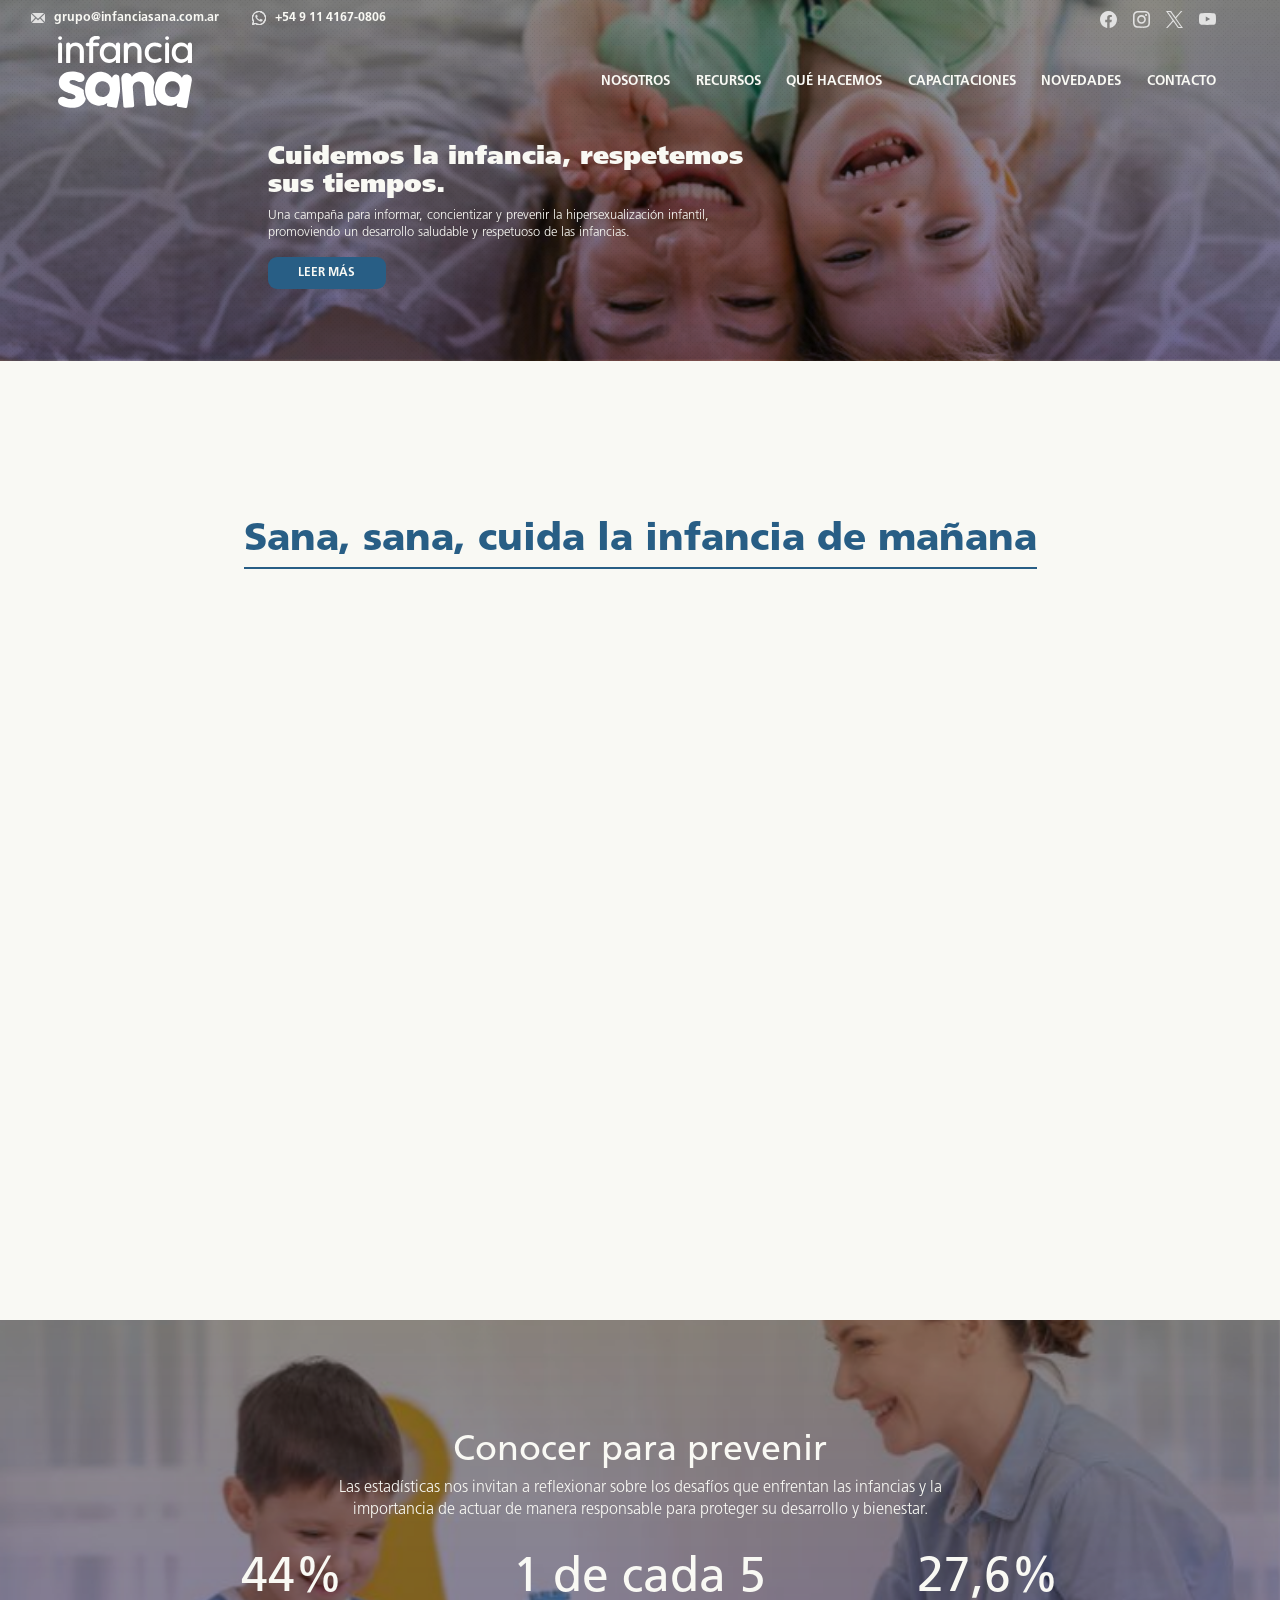
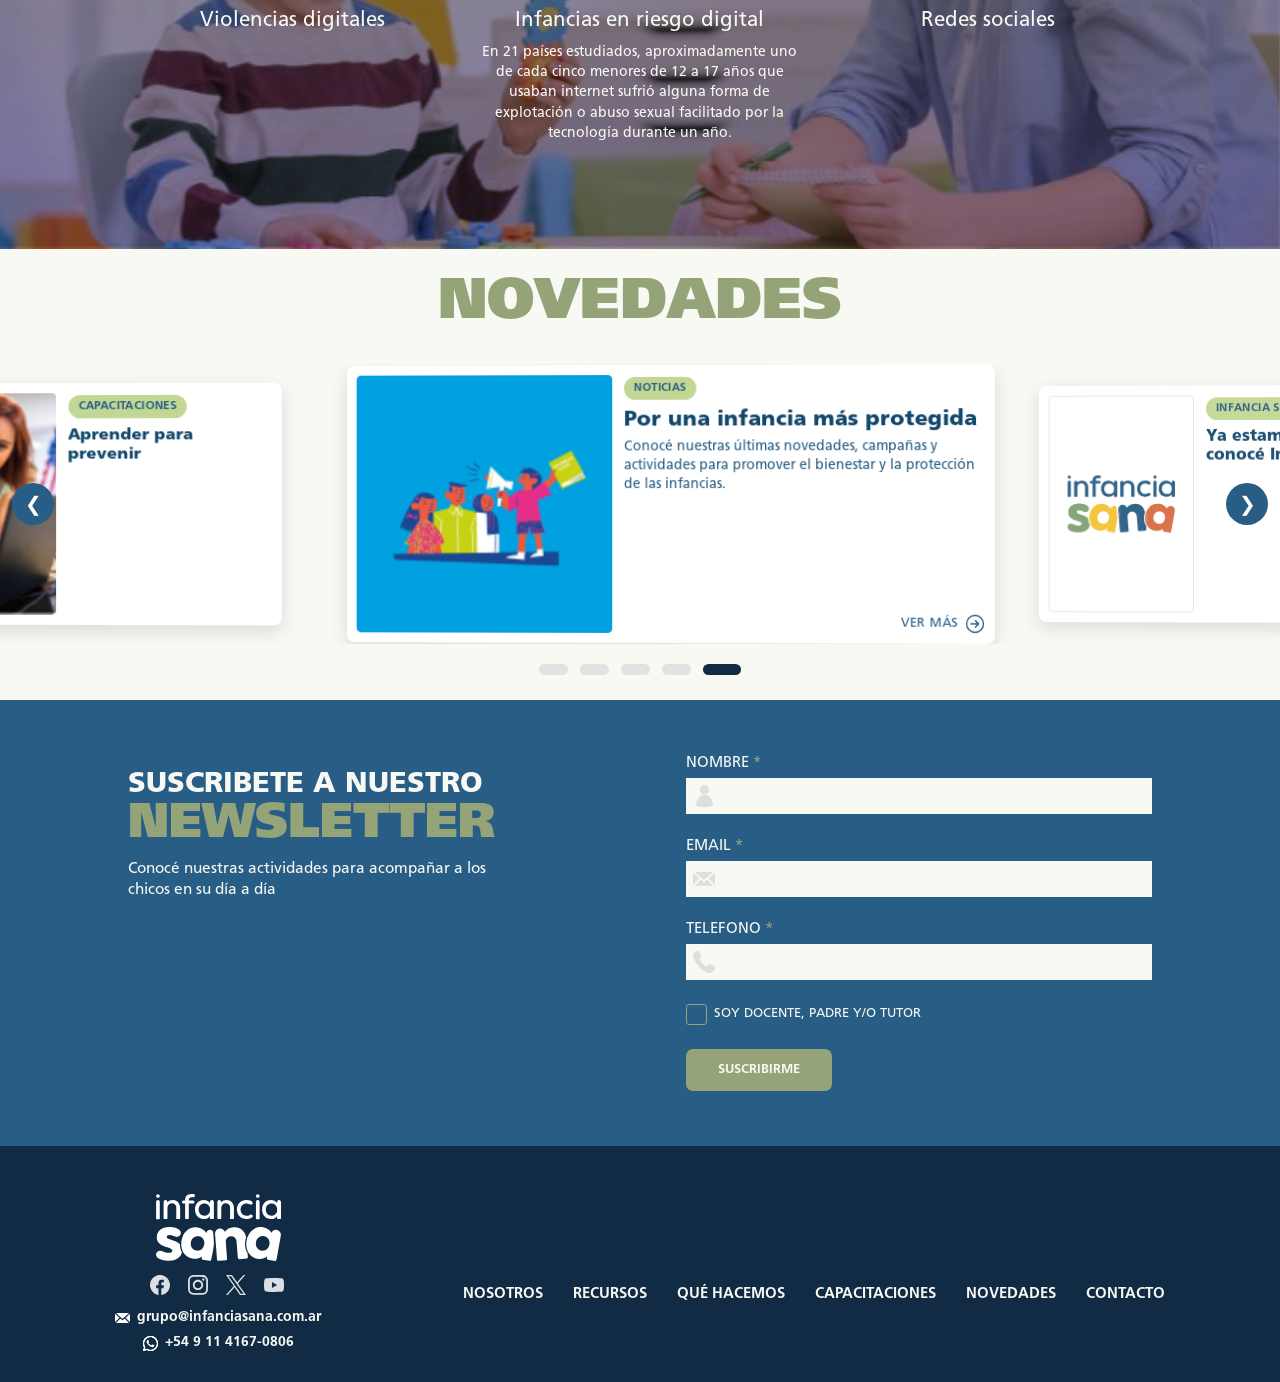
<file: index.html>
<!DOCTYPE html>
<html lang="es">
<head>
    <meta charset="UTF-8">
    <meta name="viewport" content="width=device-width, initial-scale=1.0">
    <title>Infancia Sana</title>
    <link rel="stylesheet" href="css/style.css">
    <link rel="stylesheet" href="css/novedad-card.css">
    <link rel="icon" type="image/x-icon" href="assets/images/favicon.ico">
</head>

<body>

    <!-- ENCABEZADO -->
    <header class="header">

        <!-- IMAGEN DE FONDO Y CAPAS -->
        <div class="header-background">
            <img
                src="assets/images/home_header_image.png"
                alt="Imagen de fondo"
                class="header-image"
            >

            <div class="header-gradient"></div>
            <div class="header-texture"></div>
        </div>

        <!-- CONTACTO SUPERIOR IZQUIERDO -->
        <div class="header-contact">

            <a href="mailto:grupo@infanciasana.com.ar">
                <img
                    src="assets/images/icon_mail.svg"
                    alt="Correo electrónico"
                >
                <span>grupo@infanciasana.com.ar</span>
            </a>

            <a href="https://wa.me/5491141670806" target="_blank">
                <img
                    src="assets/images/icon_wsp.svg"
                    alt="WhatsApp"
                >
                <span>+54 9 11 4167-0806</span>
            </a>

        </div>

        <!-- REDES SOCIALES SUPERIOR DERECHA -->
        <div class="header-social">

            <a href="#" target="_blank">
                <img src="assets/images/icon_facebook.svg" alt="Facebook">
            </a>

            <a href="https://www.instagram.com/infanciasana.ar/" target="_blank">
                <img src="assets/images/icon_instagram.svg" alt="Instagram">
            </a>

            <a href="#" target="_blank">
                <img src="assets/images/icon_twitter.svg" alt="Twitter">
            </a>

            <a href="#" target="_blank">
                <img src="assets/images/icon_youtube.svg" alt="YouTube">
            </a>

        </div>

        <!-- NAVEGACIÓN -->
        <nav class="navbar">

            <a href="index.html" class="logo">
                <img
                    src="assets/images/logo-infancia-sana.svg?v=3"
                    alt="Infancia Sana"
                    class="logo-normal"
                >

                <img
                    src="assets/images/logo-infancia-sana-color.svg"
                    alt=""
                    class="logo-color"
                >
            </a>

            <ul class="nav-links">
                <li><a href="nosotros.html">NOSOTROS</a></li>
                <li><a href="recursos.html">RECURSOS</a></li>
                <li><a href="que-hacemos.html">QUÉ HACEMOS</a></li>
                <li><a href="capacitaciones.html">CAPACITACIONES</a></li>
                <li><a href="novedades.html">NOVEDADES</a></li>
                <li><a href="contacto.html">CONTACTO</a></li>
            </ul>

        </nav>

        <!-- TEXTO PRINCIPAL -->
        <div class="header-content">

            <h1>
                Cuidemos la infancia, respetemos sus tiempos.
            </h1>

            <p>
                Una campaña para informar, concientizar y prevenir la
                hipersexualización infantil, promoviendo un desarrollo
                saludable y respetuoso de las infancias.
            </p>

            <a href="nosotros.html" class="header-button">
                LEER MÁS
            </a>

        </div>

    </header>


    

<main>

    <!-- SECCIÓN: PILARES DE INFANCIA SANA -->
    <section class="pilares">

        <!-- TÍTULO SUPERIOR -->
        <div class="pilares-header">
            <h2>Sana, sana, cuida la infancia de mañana</h2>
        </div>

        <!-- BLOQUE AZUL -->
        <div class="pilares-content">

            <h3>
                Informar, concientizar y proteger:
                <br>
                nuestro compromiso con la infancia
            </h3>

            <!-- TRES PILARES -->
            <div class="pilares-grid">

                <!-- INFORMAR -->
                <article class="pilar">

                    <div class="pilar-icon icon-informar">
                        <svg viewBox="0 0 48 48" fill="none"
                             stroke="currentColor" stroke-width="2.8"
                             stroke-linecap="round" stroke-linejoin="round">
                            <path d="M8 10h22a3 3 0 0 1 3 3v17a3 3 0 0 1-3 3H19l-9 7v-7h-2a3 3 0 0 1-3-3V13a3 3 0 0 1 3-3z"/>
                            <path d="M33 19h5a3 3 0 0 1 3 3v17l-7-6h-7"/>
                        </svg>
                    </div>

                    <h4>Informar</h4>

                    <p>
                        Brindamos información clara y confiable
                        para comprender la problemática.
                    </p>

                </article>


                <!-- CONCIENTIZAR -->
                <article class="pilar">

                    <div class="pilar-icon icon-concientizar">
                        <svg viewBox="0 0 48 48" fill="none"
                             stroke="currentColor" stroke-width="2.8"
                             stroke-linecap="round" stroke-linejoin="round">
                            <path d="M24 13c-5-5-12-5-18-2v26c6-3 13-3 18 2"/>
                            <path d="M24 13c5-5 12-5 18-2v26c-6-3-13-3-18 2"/>
                            <path d="M24 13v26"/>
                        </svg>
                    </div>

                    <h4>Concientizar</h4>

                    <p>
                        Promovemos una mirada crítica y responsable
                        sobre los mensajes que reciben las infancias.
                    </p>

                </article>


                <!-- PROTEGER -->
                <article class="pilar">

                    <div class="pilar-icon icon-proteger">
                        <svg viewBox="0 0 48 48" fill="none"
                             stroke="currentColor" stroke-width="2.8"
                             stroke-linecap="round" stroke-linejoin="round">
                            <path d="M24 5 39 11v12c0 10-7 16-15 20C16 39 9 33 9 23V11L24 5z"/>
                            <path d="m17 23 5 5 10-11"/>
                        </svg>
                    </div>

                    <h4>Proteger</h4>

                    <p>
                        Impulsamos entornos seguros que respeten los
                        tiempos y el desarrollo de cada niño y niña.
                    </p>

                </article>

            </div>

            <!-- LÍNEA INFERIOR -->
            <div class="pilares-line"></div>

        </div>

    </section>


<!-- SECCIÓN: CONOCER PARA PREVENIR -->
<section class="prevencion">

    <div class="prevencion-background">
        <img src="assets/images/home_prevencion.jpg" alt="">
    </div>

    <div class="prevencion-overlay"></div>

    <div class="prevencion-content">

        <h2>Conocer para prevenir</h2>

        <p class="prevencion-intro">
            Las estadísticas nos invitan a reflexionar sobre los desafíos
            que enfrentan las infancias y la importancia de actuar de
            manera responsable para proteger su desarrollo y bienestar.
        </p>

        <div class="estadisticas">

            <!-- ESTADÍSTICA 1 -->
            <article class="estadistica">
                <strong>44%</strong>
                <h3>Violencias digitales</h3>
            </article>

            <!-- ESTADÍSTICA 2 -->
            <article class="estadistica estadistica-central">
                <strong>1 de cada 5</strong>
                <h3>Infancias en riesgo digital</h3>

                <p>
                    En 21 países estudiados, aproximadamente uno de cada
                    cinco menores de 12 a 17 años que usaban internet sufrió
                    alguna forma de explotación o abuso sexual facilitado
                    por la tecnología durante un año.
                </p>
            </article>

            <!-- ESTADÍSTICA 3 -->
            <article class="estadistica">
                <strong>27,6%</strong>
                <h3>Redes sociales</h3>
            </article>

        </div>

    </div>

</section>


<!-- SECCIÓN: NOVEDADES -->
<section class="novedades">

    <div class="novedades-heading">
        <h2>NOVEDADES</h2>
    </div>

    <div class="novedades-carousel">

        <!-- FLECHA ANTERIOR -->
        <button class="novedades-flecha anterior"
                type="button"
                aria-label="Noticia anterior">
            &#10094;
        </button>

        <!-- CARRUSEL
             Las tarjetas se generan desde JS/novedades-data.js,
             la misma fuente que usa la página Novedades. -->
        <div class="novedades-track"></div>

        <!-- FLECHA SIGUIENTE -->
        <button class="novedades-flecha siguiente"
                type="button"
                aria-label="Noticia siguiente">
            &#10095;
        </button>

    </div>

    <!-- INDICADORES -->
    <div class="novedades-indicadores">
        <span></span>
        <span class="activo"></span>
        <span></span>
    </div>

</section>

</main>


    <!-- NEWSLETTER -->
    <section class="newsletter">

        <div class="newsletter-content">

            <div class="newsletter-text">
                <h2>
                    SUSCRIBETE A NUESTRO
                    <span>NEWSLETTER</span>
                </h2>

                <p>
                    Conocé nuestras actividades para
                    acompañar a los chicos en su día a día
                </p>
            </div>

            <form class="newsletter-form">

                <div class="form-group">
                    <label for="newsletter-nombre">NOMBRE <span>*</span></label>
                    <div class="input-wrapper">
                        <img src="assets/images/icon_user.svg" alt="">
                        <input type="text" id="newsletter-nombre" name="nombre" required>
                    </div>
                </div>

                <div class="form-group">
                    <label for="newsletter-email">EMAIL <span>*</span></label>
                    <div class="input-wrapper">
                        <img src="assets/images/icon_mail_2.svg" alt="">
                        <input type="email" id="newsletter-email" name="email" required>
                    </div>
                </div>

                <div class="form-group">
                    <label for="newsletter-telefono">TELEFONO <span>*</span></label>
                    <div class="input-wrapper">
                        <img src="assets/images/icon_phone.svg" alt="">
                        <input type="tel" id="newsletter-telefono" name="telefono" required>
                    </div>
                </div>

                <label class="newsletter-checkbox">
                    <input type="checkbox" name="pertenencia">
                    <span>SOY DOCENTE, PADRE Y/O TUTOR</span>
                </label>

                <button type="submit" class="newsletter-button">
                    SUSCRIBIRME
                </button>

            </form>

        </div>

    </section>


    <!-- FOOTER -->
    <footer class="footer">

        <div class="footer-content">

            <!-- LOGO Y CONTACTO -->
            <div class="footer-brand">

                <a href="index.html" class="footer-logo">
                    <img
                        src="assets/images/logo-infancia-sana.svg?v=3"
                        alt="Infancia Sana"
                    >
                </a>

                <div class="footer-social">

                    <a href="#" target="_blank">
                        <img src="assets/images/icon_facebook.svg" alt="Facebook">
                    </a>

                    <a href="https://www.instagram.com/infanciasana.ar/" target="_blank">
                        <img src="assets/images/icon_instagram.svg" alt="Instagram">
                    </a>

                    <a href="#" target="_blank">
                        <img src="assets/images/icon_twitter.svg" alt="Twitter">
                    </a>

                    <a href="#" target="_blank">
                        <img src="assets/images/icon_youtube.svg" alt="YouTube">
                    </a>

                </div>

                <div class="footer-contact">

                    <a href="mailto:grupo@infanciasana.com.ar">
                        <img src="assets/images/icon_mail.svg" alt="">
                        grupo@infanciasana.com.ar
                    </a>

                    <a href="https://wa.me/5491141670806" target="_blank">
                        <img src="assets/images/icon_wsp.svg" alt="">
                        +54 9 11 4167-0806
                    </a>

                </div>

            </div>


            <!-- NAVEGACIÓN -->
            <nav class="footer-nav">

                <a href="nosotros.html">NOSOTROS</a>
                <a href="recursos.html">RECURSOS</a>
                <a href="que-hacemos.html">QUÉ HACEMOS</a>
                <a href="capacitaciones.html">CAPACITACIONES</a>
                <a href="novedades.html">NOVEDADES</a>
                <a href="contacto.html">CONTACTO</a>

            </nav>

        </div>

    </footer>

    <script src="JS/novedades-data.js"></script>
    <script src="JS/script.js"></script>
</body>
</html>
</file>
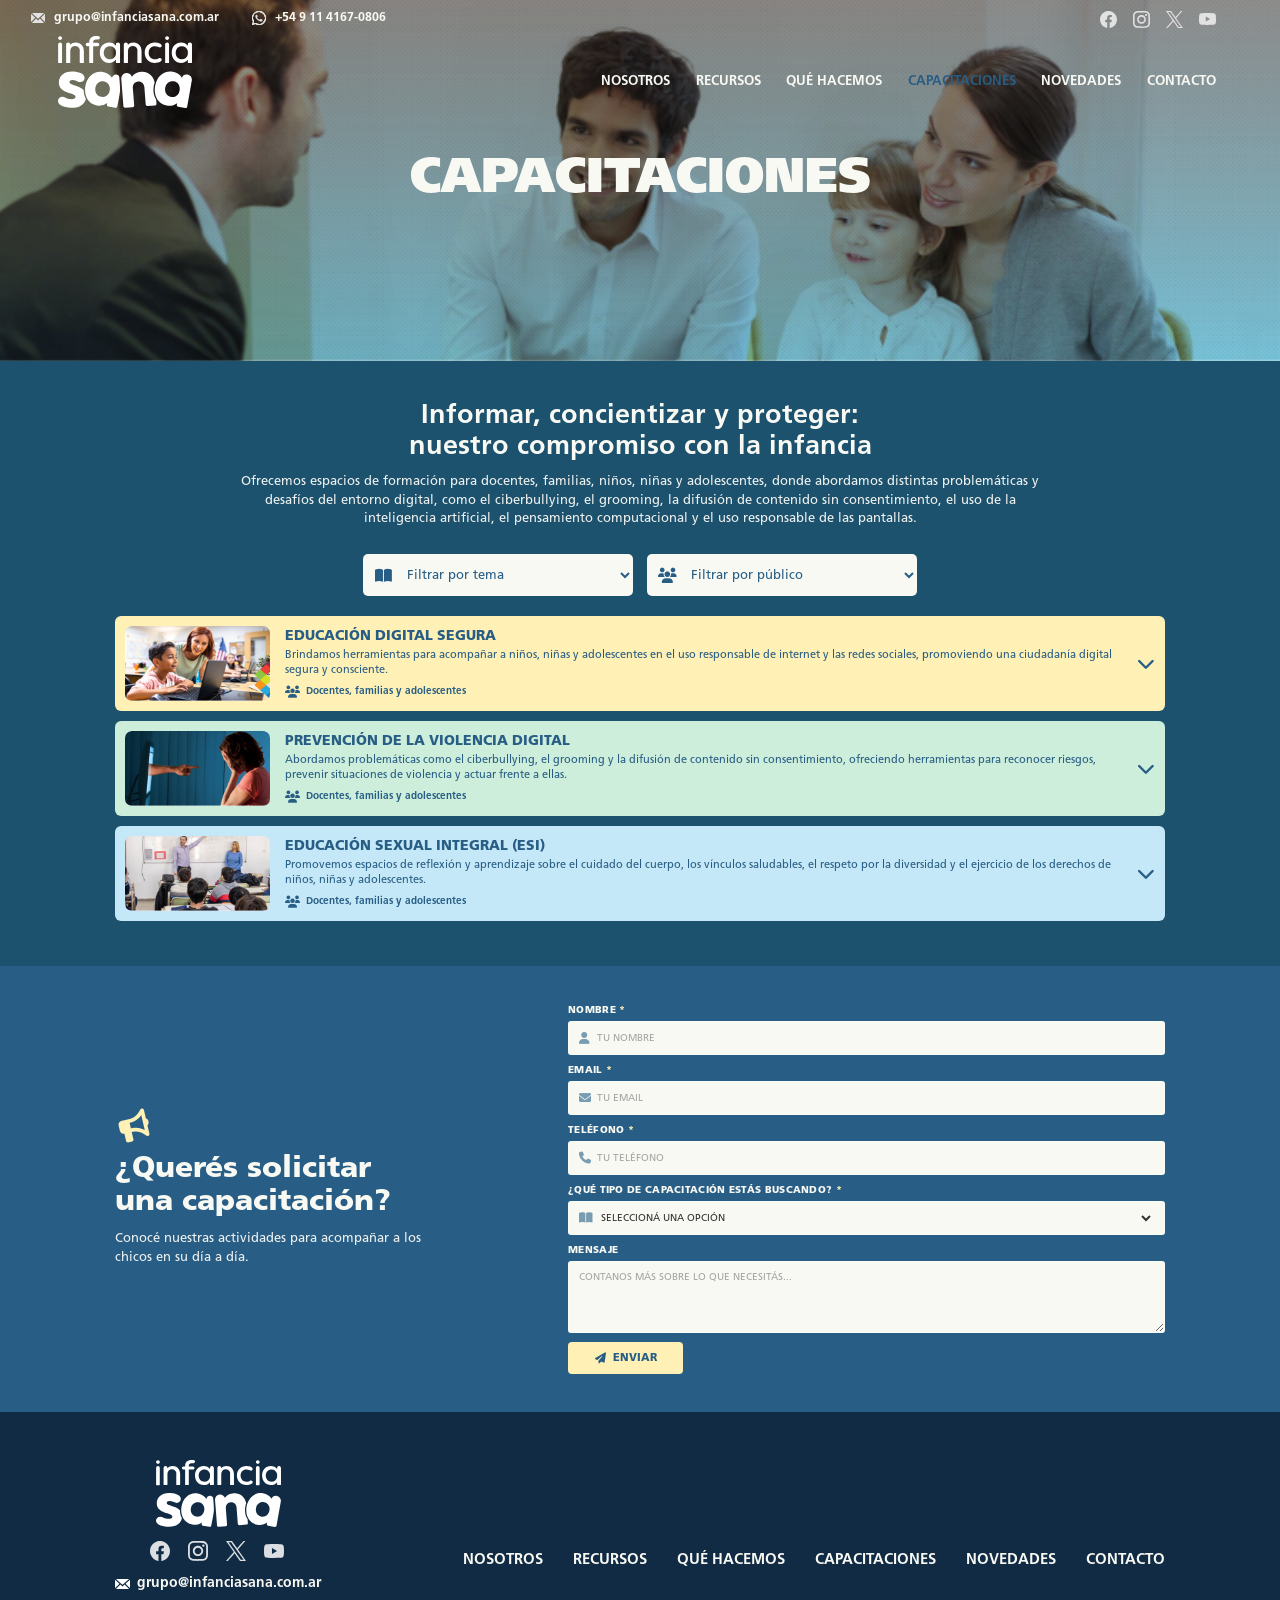
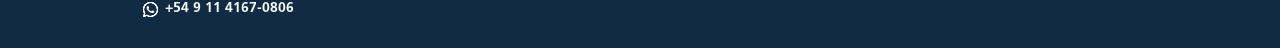
<file: capacitaciones.html>
<!DOCTYPE html>
<html lang="es">

<head>
    <meta charset="UTF-8">
    <meta name="viewport" content="width=device-width, initial-scale=1.0">

    <title>Capacitaciones | Infancia Sana</title>

    <!-- ESTILOS -->
    <link rel="stylesheet" href="css/style.css">
    <link rel="stylesheet" href="css/capacitaciones.css">
    <link rel="stylesheet" href="https://cdnjs.cloudflare.com/ajax/libs/font-awesome/6.7.2/css/all.min.css">

    <!-- FAVICON -->
    <link rel="icon" type="image/x-icon" href="assets/images/favicon.ico">
</head>

<body>

    <!-- ==================================================
         01. ENCABEZADO
    ================================================== -->

    <header class="header header-capacitaciones">

        <div class="header-background">

            <!-- IMAGEN: capacitaciones_header.jpg -->
            <div
                class="header-image header-image-placeholder"
                data-imagen="capacitaciones_header.jpg">
            </div>

            <!-- GRADIENTE PROPIO -->
            <div class="header-gradient header-gradient-capacitaciones"></div>

            <!-- TEXTURA COMPARTIDA -->
            <div class="header-texture"></div>

        </div>


        <!-- CONTACTO -->

        <div class="header-contact">

            <a href="mailto:grupo@infanciasana.com.ar">
                <img src="assets/images/icon_mail.svg" alt="Correo electrónico">
                <span>grupo@infanciasana.com.ar</span>
            </a>

            <a href="https://wa.me/5491141670806" target="_blank" rel="noopener noreferrer">
                <img src="assets/images/icon_wsp.svg" alt="WhatsApp">
                <span>+54 9 11 4167-0806</span>
            </a>

        </div>


        <!-- REDES SOCIALES -->

        <div class="header-social">

            <a href="#" target="_blank" rel="noopener noreferrer">
                <img src="assets/images/icon_facebook.svg" alt="Facebook">
            </a>

            <a href="https://www.instagram.com/infanciasana.ar/" target="_blank" rel="noopener noreferrer">
                <img src="assets/images/icon_instagram.svg" alt="Instagram">
            </a>

            <a href="#" target="_blank" rel="noopener noreferrer">
                <img src="assets/images/icon_twitter.svg" alt="Twitter">
            </a>

            <a href="#" target="_blank" rel="noopener noreferrer">
                <img src="assets/images/icon_youtube.svg" alt="YouTube">
            </a>

        </div>


        <!-- NAVEGACIÓN -->

        <nav class="navbar">

            <a href="index.html" class="logo">

                <img
                    src="assets/images/logo-infancia-sana.svg?v=3"
                    alt="Infancia Sana"
                    class="logo-normal"
                >

                <img
                    src="assets/images/logo-infancia-sana-color.svg"
                    alt=""
                    class="logo-color"
                >

            </a>

            <ul class="nav-links">

                <li><a href="nosotros.html">NOSOTROS</a></li>
                <li><a href="recursos.html">RECURSOS</a></li>
                <li><a href="que-hacemos.html">QUÉ HACEMOS</a></li>
                <li><a href="capacitaciones.html" class="activo">CAPACITACIONES</a></li>
                <li><a href="novedades.html">NOVEDADES</a></li>
                <li><a href="contacto.html">CONTACTO</a></li>

            </ul>

        </nav>


        <!-- TÍTULO -->

        <div class="header-content">
            <h1>CAPACITACIONES</h1>
        </div>

    </header>



    <!-- ==================================================
         02. CONTENIDO PRINCIPAL
    ================================================== -->

    <main class="capacitaciones-main">


        <!-- PRESENTACIÓN -->

        <section class="capacitaciones-contenido">

            <div class="capacitaciones-heading">

                <h2>
                    Informar, concientizar y proteger:
                    <br>
                    nuestro compromiso con la infancia
                </h2>

                <p>
                    Ofrecemos espacios de formación para docentes, familias,
                    niños, niñas y adolescentes, donde abordamos distintas
                    problemáticas y desafíos del entorno digital, como el
                    ciberbullying, el grooming, la difusión de contenido sin
                    consentimiento, el uso de la inteligencia artificial,
                    el pensamiento computacional y el uso responsable
                    de las pantallas.
                </p>

            </div>


            <!-- FILTROS -->

            <div class="capacitaciones-filtros">

                <!-- FILTRO POR TEMA -->

                <div class="filtro-grupo">

                    <label for="filtro-tema" class="visually-hidden">
                        Filtrar por tema
                    </label>

                    <div class="filtro-contenedor">

                        <span class="filtro-icono" aria-hidden="true">
                            <i class="fa-solid fa-book-open"></i>
                        </span>

                        <select id="filtro-tema" name="tema">

                            <option value="todos">Filtrar por tema</option>
                            <option value="educacion-digital">Educación digital</option>
                            <option value="violencia-digital">Violencia digital</option>
                            <option value="esi">Educación sexual integral</option>

                        </select>

                    </div>

                </div>


                <!-- FILTRO POR PÚBLICO -->

                <div class="filtro-grupo">

                    <label for="filtro-publico" class="visually-hidden">
                        Filtrar por público
                    </label>

                    <div class="filtro-contenedor">

                        <span class="filtro-icono" aria-hidden="true">
                            <i class="fa-solid fa-users"></i>
                        </span>

                        <select id="filtro-publico" name="publico">

                            <option value="todos">Filtrar por público</option>
                            <option value="docentes">Docentes</option>
                            <option value="familias">Familias</option>
                            <option value="ninos">Niños, niñas y adolescentes</option>

                        </select>

                    </div>

                </div>

            </div>



            <!-- TARJETAS DE CAPACITACIONES -->

            <div class="capacitaciones-listado">


                <!-- CAPACITACIÓN 01: EDUCACIÓN DIGITAL SEGURA -->

                <article
                    class="capacitacion-card capacitacion-digital"
                    data-tema="educacion-digital"
                    data-publico="docentes familias ninos"
                >

                    <div class="capacitacion-imagen">

                        <!-- IMAGEN: capacitacion_educacion_digital.jpg -->

                        <div
                            class="imagen-placeholder"
                            data-imagen="capacitacion_educacion_digital.jpg">
                        </div>

                    </div>


                    <div class="capacitacion-informacion">

                        <h3>EDUCACIÓN DIGITAL SEGURA</h3>

                        <p>
                            Brindamos herramientas para acompañar a niños,
                            niñas y adolescentes en el uso responsable
                            de internet y las redes sociales, promoviendo
                            una ciudadanía digital segura y consciente.
                        </p>

                        <span class="capacitacion-publico">
                            <i class="fa-solid fa-users" aria-hidden="true"></i>
                            Docentes, familias y adolescentes
                        </span>

                    </div>


                    <button
                        class="capacitacion-toggle"
                        type="button"
                        aria-expanded="false"
                        aria-controls="detalle-educacion-digital"
                        aria-label="Ver más sobre Educación Digital Segura"
                    >
                        <i class="fa-solid fa-chevron-down" aria-hidden="true"></i>
                    </button>


                    <div class="capacitacion-detalle" id="detalle-educacion-digital" hidden>

                        <div class="capacitacion-detalle-contenido">

                            <p>
                                En esta capacitación trabajamos sobre el uso responsable de las tecnologías, la privacidad, la identidad digital y las herramientas para acompañar a chicos y chicas en internet.
                            </p>

                            <p>
                                Reflexionamos sobre cómo funcionan las redes sociales y los videojuegos, qué huella digital dejamos al publicar y compartir, y cómo configurar la privacidad de cuentas y dispositivos. También abordamos el uso de la inteligencia artificial, el pensamiento computacional y el equilibrio en el tiempo de pantalla.
                            </p>

                            <p>
                                El objetivo es que docentes, familias y adolescentes cuenten con recursos concretos para acompañar y tomar decisiones informadas en el entorno digital.
                            </p>

                        </div>

                    </div>

                </article>



                <!-- CAPACITACIÓN 02: PREVENCIÓN DE LA VIOLENCIA DIGITAL -->

                <article
                    class="capacitacion-card capacitacion-violencia"
                    data-tema="violencia-digital"
                    data-publico="docentes familias ninos"
                >

                    <div class="capacitacion-imagen">

                        <!-- IMAGEN: capacitacion_violencia_digital.jpg -->

                        <div
                            class="imagen-placeholder"
                            data-imagen="capacitacion_violencia_digital.jpg">
                        </div>

                    </div>


                    <div class="capacitacion-informacion">

                        <h3>PREVENCIÓN DE LA VIOLENCIA DIGITAL</h3>

                        <p>
                            Abordamos problemáticas como el ciberbullying,
                            el grooming y la difusión de contenido sin
                            consentimiento, ofreciendo herramientas para
                            reconocer riesgos, prevenir situaciones de
                            violencia y actuar frente a ellas.
                        </p>

                        <span class="capacitacion-publico">
                            <i class="fa-solid fa-users" aria-hidden="true"></i>
                            Docentes, familias y adolescentes
                        </span>

                    </div>


                    <button
                        class="capacitacion-toggle"
                        type="button"
                        aria-expanded="false"
                        aria-controls="detalle-violencia-digital"
                        aria-label="Ver más sobre Prevención de la Violencia Digital"
                    >
                        <i class="fa-solid fa-chevron-down" aria-hidden="true"></i>
                    </button>


                    <div class="capacitacion-detalle" id="detalle-violencia-digital" hidden>

                        <div class="capacitacion-detalle-contenido">

                            <p>
                                Trabajamos sobre la identificación de situaciones de violencia digital, la prevención, el acompañamiento y los recursos disponibles para actuar ante estos casos.
                            </p>

                            <p>
                                Abordamos el ciberbullying, el grooming y la difusión de contenido sin consentimiento: cómo reconocer las señales de alerta, qué hacer si ocurre una situación de este tipo, cómo acompañar a quien la vive y a quién recurrir.
                            </p>

                            <p>
                                Además, fortalecemos el rol de las escuelas y las familias en la prevención y en la construcción de entornos digitales más cuidados.
                            </p>

                        </div>

                    </div>

                </article>



                <!-- CAPACITACIÓN 03: EDUCACIÓN SEXUAL INTEGRAL -->

                <article
                    class="capacitacion-card capacitacion-esi"
                    data-tema="esi"
                    data-publico="docentes familias ninos"
                >

                    <div class="capacitacion-imagen">

                        <!-- IMAGEN: capacitacion_esi.jpg -->

                        <div
                            class="imagen-placeholder"
                            data-imagen="capacitacion_esi.jpg">
                        </div>

                    </div>


                    <div class="capacitacion-informacion">

                        <h3>EDUCACIÓN SEXUAL INTEGRAL (ESI)</h3>

                        <p>
                            Promovemos espacios de reflexión y aprendizaje
                            sobre el cuidado del cuerpo, los vínculos
                            saludables, el respeto por la diversidad y
                            el ejercicio de los derechos de niños,
                            niñas y adolescentes.
                        </p>

                        <span class="capacitacion-publico">
                            <i class="fa-solid fa-users" aria-hidden="true"></i>
                            Docentes, familias y adolescentes
                        </span>

                    </div>


                    <button
                        class="capacitacion-toggle"
                        type="button"
                        aria-expanded="false"
                        aria-controls="detalle-esi"
                        aria-label="Ver más sobre Educación Sexual Integral"
                    >
                        <i class="fa-solid fa-chevron-down" aria-hidden="true"></i>
                    </button>


                    <div class="capacitacion-detalle" id="detalle-esi" hidden>

                        <div class="capacitacion-detalle-contenido">

                            <p>
                                Abordamos los ejes de la Educación Sexual Integral, promoviendo el respeto, la igualdad, el cuidado del cuerpo y la construcción de vínculos saludables.
                            </p>

                            <p>
                                Trabajamos el cuidado del cuerpo, el consentimiento, los vínculos basados en el respeto y el reconocimiento de situaciones de vulneración de derechos, con un enfoque adecuado a cada edad.
                            </p>

                            <p>
                                También ofrecemos herramientas para que docentes y familias puedan dialogar con niños, niñas y adolescentes con claridad, sin miedo y con información confiable.
                            </p>

                        </div>

                    </div>

                </article>

            </div>

        </section>



        <!-- FORMULARIO DE SOLICITUD -->

        <section class="capacitaciones-solicitud">


            <!-- TEXTO INTRODUCTORIO -->

            <div class="solicitud-texto">

                <div class="solicitud-icono">
                    <i class="fa-solid fa-bullhorn" aria-hidden="true"></i>
                </div>

                <h2>
                    ¿Querés solicitar
                    <br>
                    una capacitación?
                </h2>

                <p>
                    Conocé nuestras actividades para acompañar
                    a los chicos en su día a día.
                </p>

            </div>



            <!-- FORMULARIO -->

            <div class="solicitud-formulario">

                <form class="formulario-capacitaciones">

                    <div class="solicitud-campo">

                        <label for="solicitud-nombre">
                            NOMBRE <span>*</span>
                        </label>

                        <div class="solicitud-input">

                            <i class="fa-solid fa-user" aria-hidden="true"></i>

                            <input
                                type="text"
                                id="solicitud-nombre"
                                name="nombre"
                                placeholder="TU NOMBRE"
                                required
                            >

                        </div>

                    </div>


                    <div class="solicitud-campo">

                        <label for="solicitud-email">
                            EMAIL <span>*</span>
                        </label>

                        <div class="solicitud-input">

                            <i class="fa-solid fa-envelope" aria-hidden="true"></i>

                            <input
                                type="email"
                                id="solicitud-email"
                                name="email"
                                placeholder="TU EMAIL"
                                required
                            >

                        </div>

                    </div>


                    <div class="solicitud-campo">

                        <label for="solicitud-telefono">
                            TELÉFONO <span>*</span>
                        </label>

                        <div class="solicitud-input">

                            <i class="fa-solid fa-phone" aria-hidden="true"></i>

                            <input
                                type="tel"
                                id="solicitud-telefono"
                                name="telefono"
                                placeholder="TU TELÉFONO"
                                required
                            >

                        </div>

                    </div>


                    <div class="solicitud-campo">

                        <label for="tipo-capacitacion">
                            ¿QUÉ TIPO DE CAPACITACIÓN ESTÁS BUSCANDO? <span>*</span>
                        </label>

                        <div class="solicitud-input">

                            <i class="fa-solid fa-book-open" aria-hidden="true"></i>

                            <select
                                id="tipo-capacitacion"
                                name="capacitacion"
                                required
                            >

                                <option value="" disabled selected>
                                    SELECCIONÁ UNA OPCIÓN
                                </option>

                                <option value="educacion-digital">
                                    Educación Digital Segura
                                </option>

                                <option value="violencia-digital">
                                    Prevención de la Violencia Digital
                                </option>

                                <option value="esi">
                                    Educación Sexual Integral (ESI)
                                </option>

                                <option value="otra">
                                    Otra capacitación
                                </option>

                            </select>

                        </div>

                    </div>


                    <div class="solicitud-campo">

                        <label for="solicitud-mensaje">
                            MENSAJE
                        </label>

                        <textarea
                            id="solicitud-mensaje"
                            name="mensaje"
                            placeholder="CONTANOS MÁS SOBRE LO QUE NECESITÁS..."
                        ></textarea>

                    </div>


                    <button type="submit" class="solicitud-button">

                        <i class="fa-solid fa-paper-plane" aria-hidden="true"></i>

                        ENVIAR

                    </button>

                </form>

            </div>

        </section>

    </main>



    <!-- ==================================================
         03. FOOTER
    ================================================== -->

    <footer class="footer">

        <div class="footer-content">


            <!-- LOGO Y CONTACTO -->

            <div class="footer-brand">

                <a href="index.html" class="footer-logo">

                    <img
                        src="assets/images/logo-infancia-sana.svg?v=3"
                        alt="Infancia Sana"
                    >

                </a>


                <div class="footer-social">

                    <a href="#" target="_blank" rel="noopener noreferrer">
                        <img src="assets/images/icon_facebook.svg" alt="Facebook">
                    </a>

                    <a href="https://www.instagram.com/infanciasana.ar/" target="_blank" rel="noopener noreferrer">
                        <img src="assets/images/icon_instagram.svg" alt="Instagram">
                    </a>

                    <a href="#" target="_blank" rel="noopener noreferrer">
                        <img src="assets/images/icon_twitter.svg" alt="Twitter">
                    </a>

                    <a href="#" target="_blank" rel="noopener noreferrer">
                        <img src="assets/images/icon_youtube.svg" alt="YouTube">
                    </a>

                </div>


                <div class="footer-contact">

                    <a href="mailto:grupo@infanciasana.com.ar">
                        <img src="assets/images/icon_mail.svg" alt="">
                        grupo@infanciasana.com.ar
                    </a>

                    <a href="https://wa.me/5491141670806" target="_blank" rel="noopener noreferrer">
                        <img src="assets/images/icon_wsp.svg" alt="">
                        +54 9 11 4167-0806
                    </a>

                </div>

            </div>



            <!-- NAVEGACIÓN -->

            <nav class="footer-nav">

                <a href="nosotros.html">NOSOTROS</a>
                <a href="recursos.html">RECURSOS</a>
                <a href="que-hacemos.html">QUÉ HACEMOS</a>
                <a href="capacitaciones.html">CAPACITACIONES</a>
                <a href="novedades.html">NOVEDADES</a>
                <a href="contacto.html">CONTACTO</a>

            </nav>

        </div>

    </footer>



    <!-- ==================================================
         04. JAVASCRIPT
    ================================================== -->

    <script src="JS/script.js"></script>
    <script src="JS/capacitaciones.js"></script>

</body>

</html>
</file>
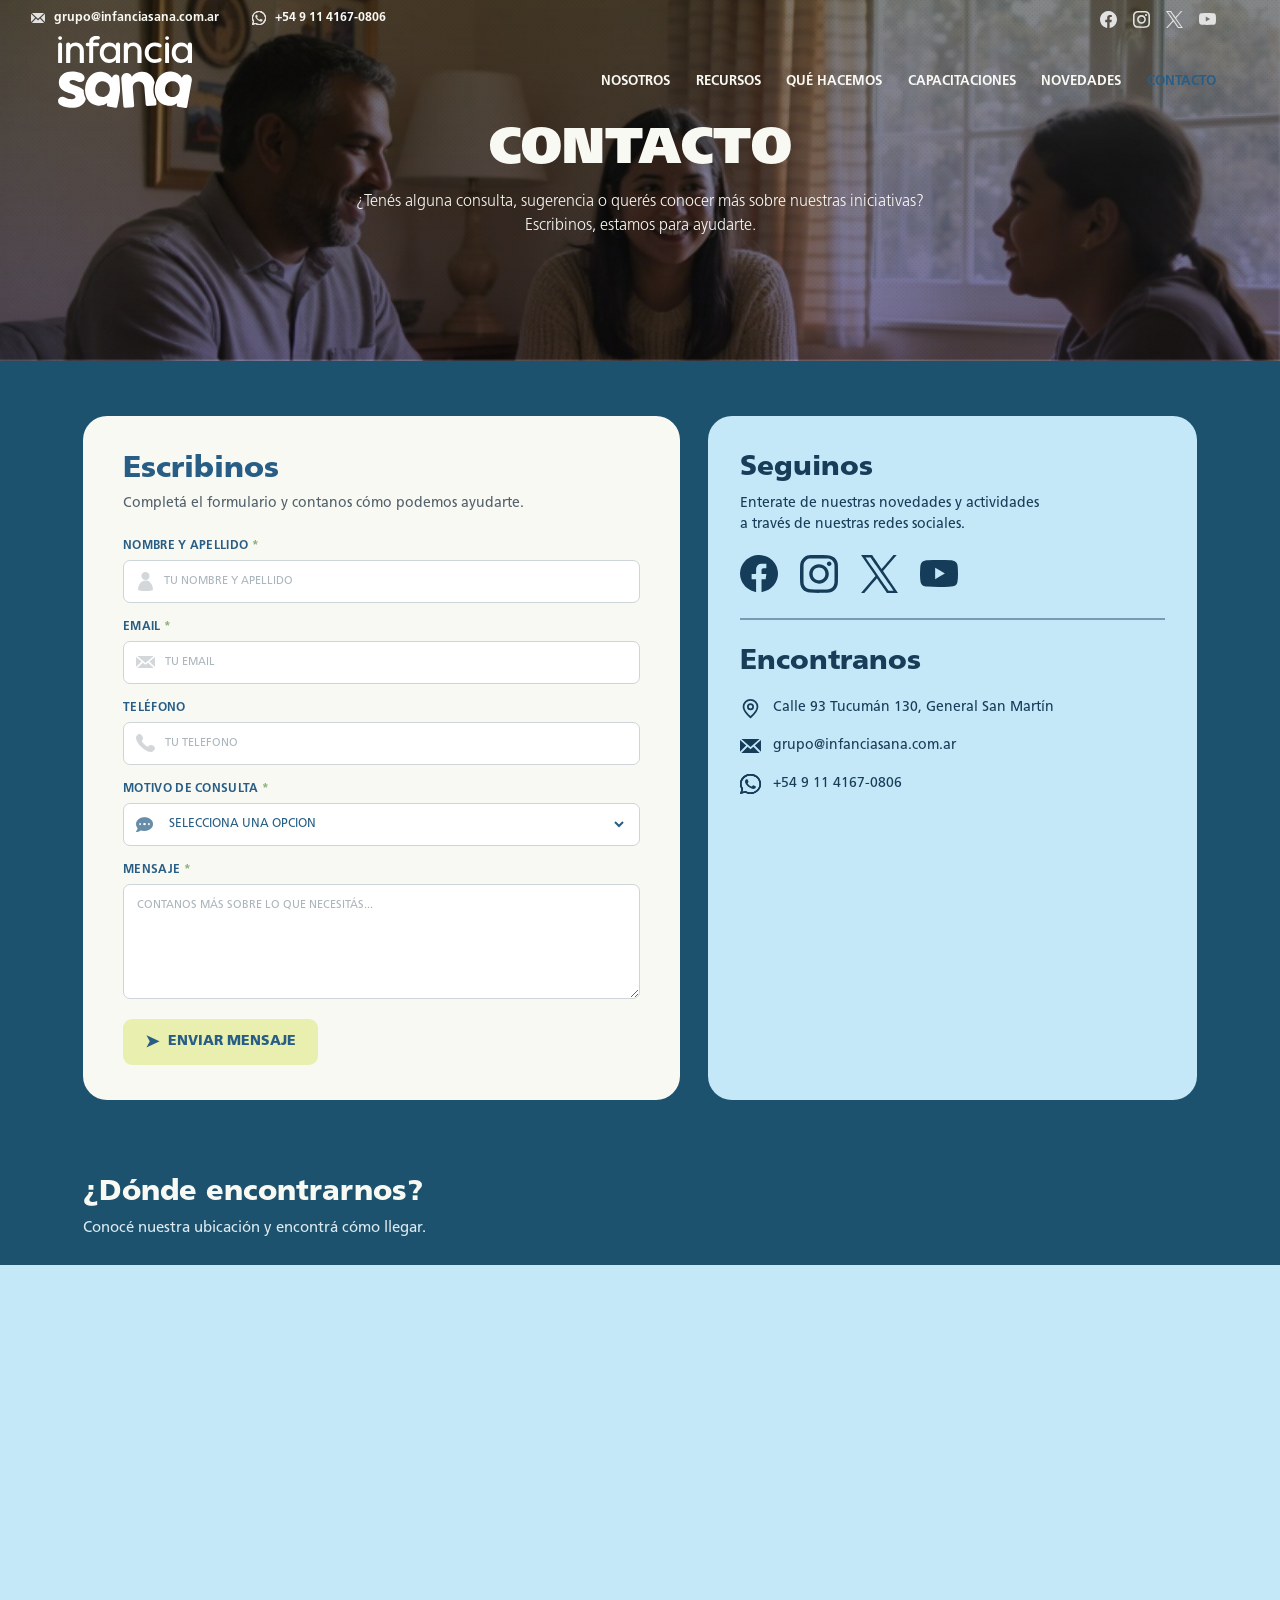
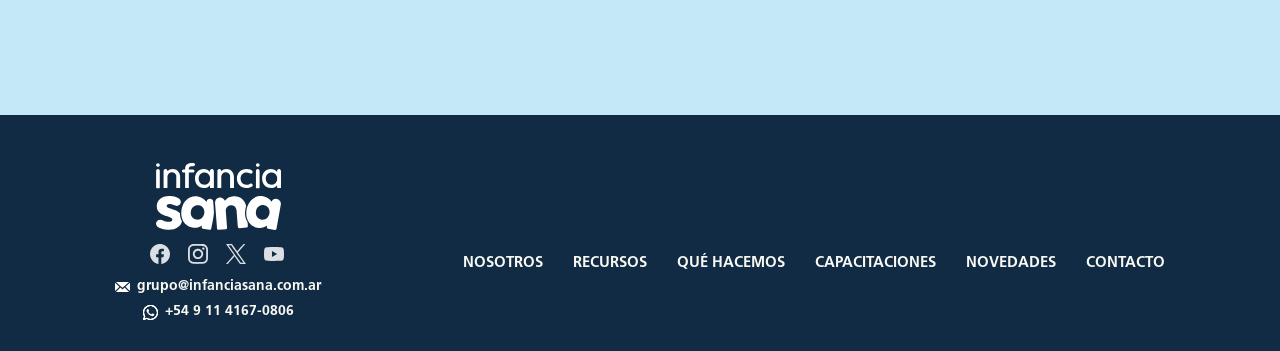
<file: contacto.html>
<!DOCTYPE html>
<html lang="es">
<head>
    <meta charset="UTF-8">
    <meta name="viewport" content="width=device-width, initial-scale=1.0">

    <title>Contacto | Infancia Sana</title>

    <link rel="stylesheet" href="css/style.css">
    <link rel="stylesheet" href="css/contacto.css">

    <!-- Font Awesome -->
    <link rel="stylesheet" href="https://cdnjs.cloudflare.com/ajax/libs/font-awesome/6.7.2/css/all.min.css">

    <link rel="icon" type="image/x-icon" href="assets/images/favicon.ico">
</head>

<body>

    <!-- ==================================================
         ENCABEZADO
    ================================================== -->

    <header class="header header-contacto">

        <div class="header-background">

            <img
                src="assets/images/contacto_header.jpg"
                alt="Imagen de portada de Contacto"
                class="header-image"
            >

            <div class="header-gradient"></div>
            <div class="header-texture"></div>

        </div>

        <div class="header-contact">

            <a href="mailto:grupo@infanciasana.com.ar">
                <img src="assets/images/icon_mail.svg" alt="Correo electrónico">
                <span>grupo@infanciasana.com.ar</span>
            </a>

            <a href="https://wa.me/5491141670806" target="_blank" rel="noopener noreferrer">
                <img src="assets/images/icon_wsp.svg" alt="WhatsApp">
                <span>+54 9 11 4167-0806</span>
            </a>

        </div>

        <div class="header-social">

            <a href="#" target="_blank" rel="noopener noreferrer">
                <img src="assets/images/icon_facebook.svg" alt="Facebook">
            </a>

            <a href="https://www.instagram.com/infanciasana.ar/" target="_blank" rel="noopener noreferrer">
                <img src="assets/images/icon_instagram.svg" alt="Instagram">
            </a>

            <a href="#" target="_blank" rel="noopener noreferrer">
                <img src="assets/images/icon_twitter.svg" alt="Twitter">
            </a>

            <a href="#" target="_blank" rel="noopener noreferrer">
                <img src="assets/images/icon_youtube.svg" alt="YouTube">
            </a>

        </div>

        <nav class="navbar">

            <a href="index.html" class="logo">

                <img
                    src="assets/images/logo-infancia-sana.svg?v=3"
                    alt="Infancia Sana"
                    class="logo-normal"
                >

                <img
                    src="assets/images/logo-infancia-sana-color.svg"
                    alt=""
                    class="logo-color"
                >

            </a>

            <ul class="nav-links">
                <li><a href="nosotros.html">NOSOTROS</a></li>
                <li><a href="recursos.html">RECURSOS</a></li>
                <li><a href="que-hacemos.html">QUÉ HACEMOS</a></li>
                <li><a href="capacitaciones.html">CAPACITACIONES</a></li>
                <li><a href="novedades.html">NOVEDADES</a></li>
                <li><a href="contacto.html" class="activo">CONTACTO</a></li>
            </ul>

        </nav>

        <div class="header-content">

            <h1>CONTACTO</h1>

            <p>
                ¿Tenés alguna consulta, sugerencia o querés conocer más
                sobre nuestras iniciativas? Escribinos, estamos para ayudarte.
            </p>

        </div>

    </header>


    <!-- ==================================================
         CONTENIDO PRINCIPAL
    ================================================== -->

    <main class="contacto-main">

        <!-- FORMULARIO E INFORMACIÓN -->

        <section class="contacto-contenido">

            <div class="contacto-grid">

                <!-- FORMULARIO -->

                <div class="contacto-formulario">

                    <h2>Escribinos</h2>

                    <p class="contacto-intro">
                        Completá el formulario y contanos cómo podemos ayudarte.
                    </p>

                    <form class="formulario-contacto">

                        <div class="contacto-campo">

                            <label for="nombre">
                                NOMBRE Y APELLIDO <span>*</span>
                            </label>

                            <div class="contacto-input">
                                <img src="assets/images/icon_user.svg" alt="">

                                <input
                                    type="text"
                                    id="nombre"
                                    name="nombre"
                                    placeholder="TU NOMBRE Y APELLIDO"
                                    required
                                >
                            </div>

                        </div>

                        <div class="contacto-campo">

                            <label for="email">
                                EMAIL <span>*</span>
                            </label>

                            <div class="contacto-input">
                                <img src="assets/images/icon_mail_2.svg" alt="">

                                <input
                                    type="email"
                                    id="email"
                                    name="email"
                                    placeholder="TU EMAIL"
                                    required
                                >
                            </div>

                        </div>

                        <div class="contacto-campo">

                            <label for="telefono">
                                TELÉFONO
                            </label>

                            <div class="contacto-input">
                                <img src="assets/images/icon_phone.svg" alt="">

                                <input
                                    type="tel"
                                    id="telefono"
                                    name="telefono"
                                    placeholder="TU TELÉFONO"
                                >
                            </div>

                        </div>

                        <div class="contacto-campo">

                            <label for="motivo">
                                MOTIVO DE CONSULTA <span>*</span>
                            </label>

                            <div class="contacto-input">

                                <i class="fa-solid fa-comment-dots icono-formulario" aria-hidden="true"></i>

                                <select id="motivo" name="motivo" required>

                                    <option value="" disabled selected>
                                        SELECCIONÁ UNA OPCIÓN
                                    </option>

                                    <option value="informacion">
                                        Información general
                                    </option>

                                    <option value="actividades">
                                        Actividades e iniciativas
                                    </option>

                                    <option value="capacitaciones">
                                        Capacitaciones
                                    </option>

                                    <option value="colaboracion">
                                        Colaboraciones
                                    </option>

                                    <option value="otro">
                                        Otro motivo
                                    </option>

                                </select>

                            </div>

                        </div>

                        <div class="contacto-campo">

                            <label for="mensaje">
                                MENSAJE <span>*</span>
                            </label>

                            <textarea
                                id="mensaje"
                                name="mensaje"
                                placeholder="CONTANOS MÁS SOBRE LO QUE NECESITÁS..."
                                required
                            ></textarea>

                        </div>

                        <button type="submit" class="contacto-button">
                            <span>➤</span>
                            ENVIAR MENSAJE
                        </button>

                    </form>

                </div>


                <!-- INFORMACIÓN DE CONTACTO -->

                <aside class="contacto-informacion">

                    <div class="contacto-redes">

                        <h2>Seguinos</h2>

                        <p>
                            Enterate de nuestras novedades y actividades
                            a través de nuestras redes sociales.
                        </p>

                        <div class="contacto-social-links">

                            <a href="#" target="_blank" rel="noopener noreferrer" aria-label="Facebook">
                                <img src="assets/images/icon_facebook.svg" alt="">
                            </a>

                            <a
                                href="https://www.instagram.com/infanciasana.ar/"
                                target="_blank"
                                rel="noopener noreferrer"
                                aria-label="Instagram"
                            >
                                <img src="assets/images/icon_instagram.svg" alt="">
                            </a>

                            <a href="#" target="_blank" rel="noopener noreferrer" aria-label="Twitter">
                                <img src="assets/images/icon_twitter.svg" alt="">
                            </a>

                            <a href="#" target="_blank" rel="noopener noreferrer" aria-label="YouTube">
                                <img src="assets/images/icon_youtube.svg" alt="">
                            </a>

                        </div>

                    </div>


                    <div class="contacto-divider"></div>


                    <div class="contacto-datos">

                        <h2>Encontranos</h2>

                        <div class="contacto-dato">

                            <svg
                                class="icono-contacto"
                                xmlns="http://www.w3.org/2000/svg"
                                viewBox="0 0 24 24"
                                fill="none"
                                stroke="currentColor"
                                stroke-width="2"
                                stroke-linecap="round"
                                stroke-linejoin="round"
                                aria-hidden="true"
                            >
                                <path d="M20 10c0 5-8 12-8 12S4 15 4 10a8 8 0 1 1 16 0Z"/>
                                <circle cx="12" cy="10" r="3"/>
                            </svg>

                            <p>
                                Calle 93 Tucumán 130,
                                General San Martín
                            </p>

                        </div>

                        <div class="contacto-dato">

                            <img src="assets/images/icon_mail.svg" alt="">

                            <a href="mailto:grupo@infanciasana.com.ar">
                                grupo@infanciasana.com.ar
                            </a>

                        </div>

                        <div class="contacto-dato">

                            <img src="assets/images/icon_wsp.svg" alt="">

                            <a href="https://wa.me/5491141670806" target="_blank" rel="noopener noreferrer">
                                +54 9 11 4167-0806
                            </a>

                        </div>

                    </div>

                </aside>

            </div>

        </section>


        <!-- ==================================================
             MAPA
        ================================================== -->

        <section class="contacto-mapa">

            <div class="contacto-mapa-heading">

                <h2>¿Dónde encontrarnos?</h2>

                <p>
                    Conocé nuestra ubicación y encontrá cómo llegar.
                </p>

            </div>

            <div class="contacto-mapa-contenedor">

                <iframe
                    src="https://www.google.com/maps/embed?pb=!1m18!1m12!1m3!1d17993787.65151068!2d-68.56153539552525!3d-34.57541255589327!2m3!1f0!2f0!3f0!3m2!1i1024!2i768!4f13.1!3m3!1m2!1s0x95bcb770658350a7%3A0xa6529b0706ecfaa0!2sESCUELA%20DE%20ARTES%20VISUALES%20%22ANTONIO%20BERNI%22%20DE%20GENERAL%20SAN%20MART%C3%8DN!5e1!3m2!1ses-419!2sar!4v1793675253520!5m2!1ses-419!2sar"
                    title="Ubicación de la Escuela de Artes Visuales Antonio Berni"
                    allowfullscreen
                    loading="lazy"
                    referrerpolicy="strict-origin-when-cross-origin">
                </iframe>

            </div>

        </section>

    </main>


    <!-- ==================================================
         FOOTER
    ================================================== -->

    <footer class="footer">

        <div class="footer-content">

            <div class="footer-brand">

                <a href="index.html" class="footer-logo">
                    <img
                        src="assets/images/logo-infancia-sana.svg?v=3"
                        alt="Infancia Sana"
                    >
                </a>

                <div class="footer-social">

                    <a href="#" target="_blank" rel="noopener noreferrer">
                        <img src="assets/images/icon_facebook.svg" alt="Facebook">
                    </a>

                    <a href="https://www.instagram.com/infanciasana.ar/" target="_blank" rel="noopener noreferrer">
                        <img src="assets/images/icon_instagram.svg" alt="Instagram">
                    </a>

                    <a href="#" target="_blank" rel="noopener noreferrer">
                        <img src="assets/images/icon_twitter.svg" alt="Twitter">
                    </a>

                    <a href="#" target="_blank" rel="noopener noreferrer">
                        <img src="assets/images/icon_youtube.svg" alt="YouTube">
                    </a>

                </div>

                <div class="footer-contact">

                    <a href="mailto:grupo@infanciasana.com.ar">
                        <img src="assets/images/icon_mail.svg" alt="">
                        grupo@infanciasana.com.ar
                    </a>

                    <a href="https://wa.me/5491141670806" target="_blank" rel="noopener noreferrer">
                        <img src="assets/images/icon_wsp.svg" alt="">
                        +54 9 11 4167-0806
                    </a>

                </div>

            </div>

            <nav class="footer-nav">

                <a href="nosotros.html">NOSOTROS</a>
                <a href="recursos.html">RECURSOS</a>
                <a href="que-hacemos.html">QUÉ HACEMOS</a>
                <a href="capacitaciones.html">CAPACITACIONES</a>
                <a href="novedades.html">NOVEDADES</a>
                <a href="contacto.html">CONTACTO</a>

            </nav>

        </div>

    </footer>

    <script src="JS/script.js"></script>

</body>
</html>
</file>
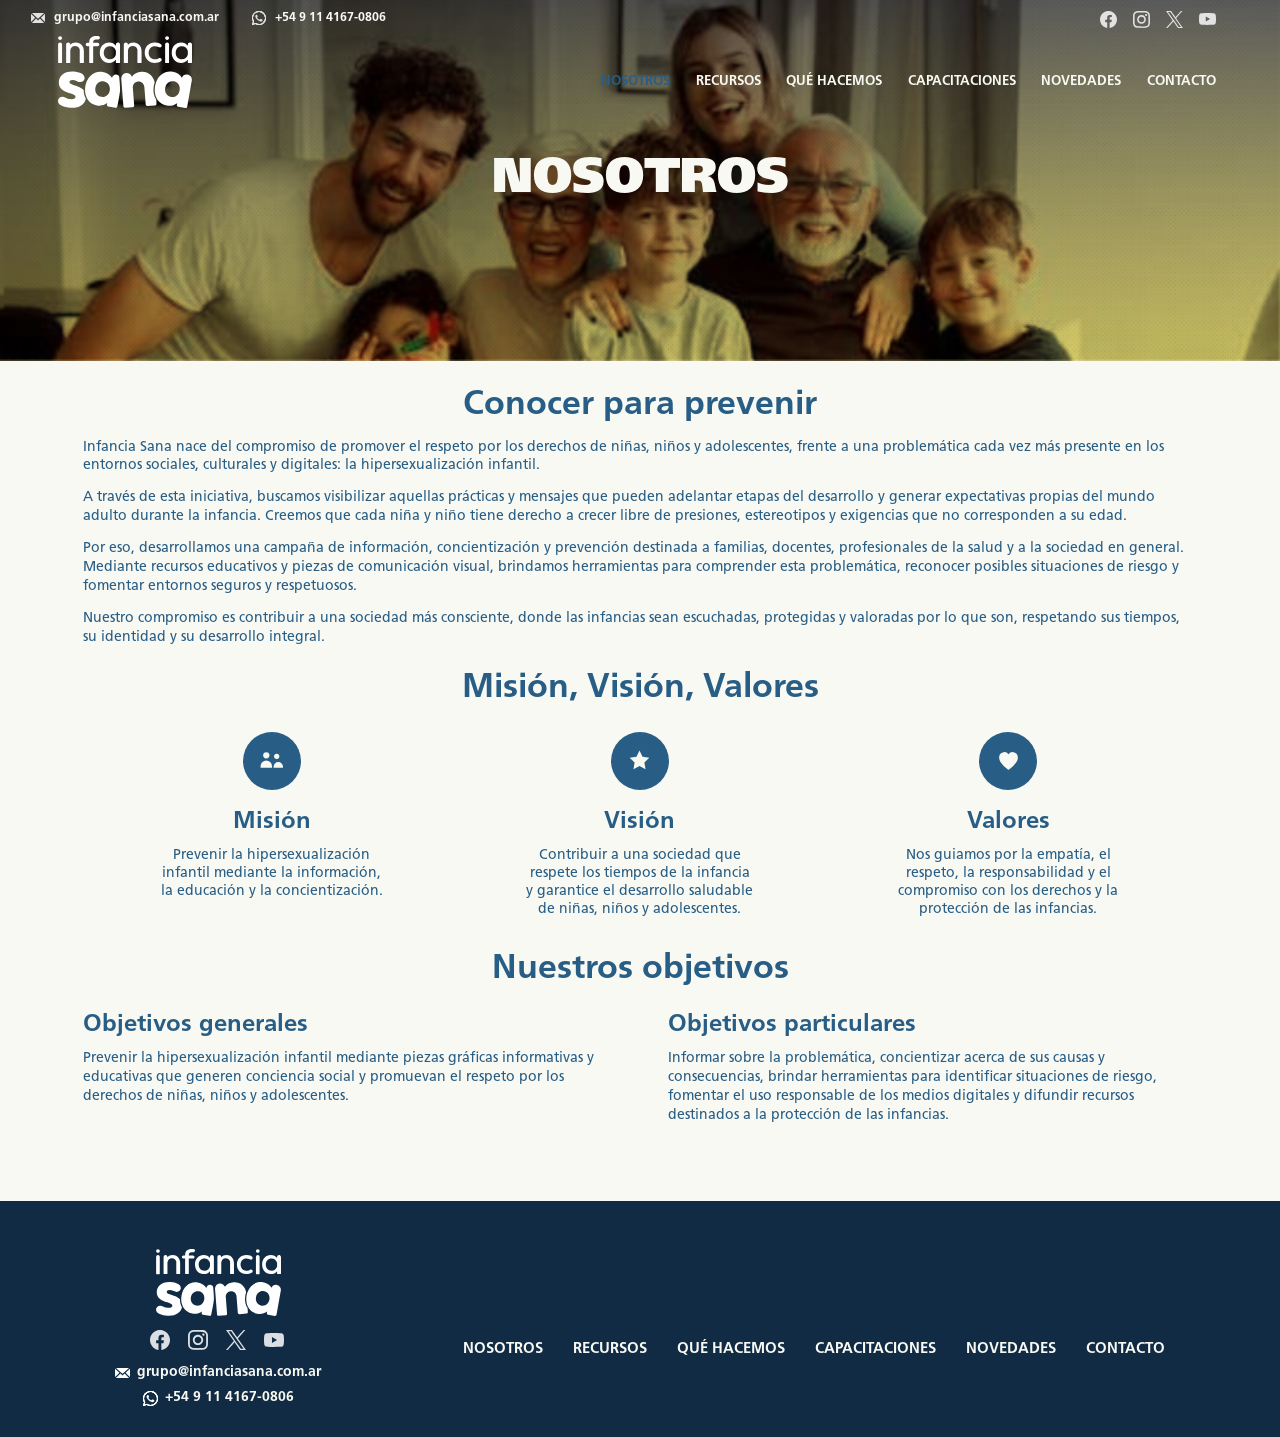
<file: nosotros.html>
<!DOCTYPE html>
<html lang="es">
<head>
    <meta charset="UTF-8">
    <meta name="viewport" content="width=device-width, initial-scale=1.0">

    <title>Nosotros | Infancia Sana</title>

    <!-- ESTILOS -->
    <link rel="stylesheet" href="css/style.css">
    <link rel="stylesheet" href="css/nosotros.css">

    <!-- FAVICON -->
    <link rel="icon" type="image/x-icon" href="assets/images/favicon.ico">
</head>

<body>

    <!-- HEADER -->
    <header class="header header-nosotros">

        <!-- FONDO -->
        <div class="header-background">
            <img
                src="assets/images/nosotros_header.jpg"
                alt="Familia reunida"
                class="header-image"
            >

            <div class="header-gradient header-gradient-nosotros"></div>
            <div class="header-texture"></div>
        </div>

        <!-- CONTACTO -->
        <div class="header-contact">

            <a href="mailto:grupo@infanciasana.com.ar">
                <img src="assets/images/icon_mail.svg" alt="Correo electrónico">
                <span>grupo@infanciasana.com.ar</span>
            </a>

            <a href="https://wa.me/5491141670806" target="_blank">
                <img src="assets/images/icon_wsp.svg" alt="WhatsApp">
                <span>+54 9 11 4167-0806</span>
            </a>

        </div>

        <!-- REDES SOCIALES -->
        <div class="header-social">

            <a href="#" target="_blank">
                <img src="assets/images/icon_facebook.svg" alt="Facebook">
            </a>

            <a href="https://www.instagram.com/infanciasana.ar/" target="_blank">
                <img src="assets/images/icon_instagram.svg" alt="Instagram">
            </a>

            <a href="#" target="_blank">
                <img src="assets/images/icon_twitter.svg" alt="Twitter">
            </a>

            <a href="#" target="_blank">
                <img src="assets/images/icon_youtube.svg" alt="YouTube">
            </a>

        </div>

        <!-- NAVEGACIÓN -->
        <nav class="navbar">
            <a href="index.html" class="logo">
                <img
                    src="assets/images/logo-infancia-sana.svg?v=3"
                    alt="Infancia Sana"
                    class="logo-normal"
                >

                <img
                    src="assets/images/logo-infancia-sana-color.svg"
                    alt=""
                    class="logo-color"
                >
            </a>

            <ul class="nav-links">
                <li><a href="nosotros.html" class="activo">NOSOTROS</a></li>
                <li><a href="recursos.html">RECURSOS</a></li>
                <li><a href="que-hacemos.html">QUÉ HACEMOS</a></li>
                <li><a href="capacitaciones.html">CAPACITACIONES</a></li>
                <li><a href="novedades.html">NOVEDADES</a></li>
                <li><a href="contacto.html">CONTACTO</a></li>
            </ul>

        </nav>

        <!-- TÍTULO CENTRAL -->
        <div class="header-content">
            <h1>NOSOTROS</h1>
        </div>

    </header>


    
    <main class="nosotros-main">

    <!-- CONOCER PARA PREVENIR -->
    <section class="nosotros-intro">
        <h1>Conocer para prevenir</h1>

        <div class="intro-text">
            <p>
                Infancia Sana nace del compromiso de promover el respeto por los derechos de niñas, niños y adolescentes, frente a una problemática cada vez más presente en los entornos sociales, culturales y digitales: la hipersexualización infantil.
            </p>

            <p>
                A través de esta iniciativa, buscamos visibilizar aquellas prácticas y mensajes que pueden adelantar etapas del desarrollo y generar expectativas propias del mundo adulto durante la infancia. Creemos que cada niña y niño tiene derecho a crecer libre de presiones, estereotipos y exigencias que no corresponden a su edad.
            </p>

            <p>
                Por eso, desarrollamos una campaña de información, concientización y prevención destinada a familias, docentes, profesionales de la salud y a la sociedad en general. Mediante recursos educativos y piezas de comunicación visual, brindamos herramientas para comprender esta problemática, reconocer posibles situaciones de riesgo y fomentar entornos seguros y respetuosos.
            </p>

            <p>
                Nuestro compromiso es contribuir a una sociedad más consciente, donde las infancias sean escuchadas, protegidas y valoradas por lo que son, respetando sus tiempos, su identidad y su desarrollo integral.
            </p>
        </div>
    </section>

    <!-- MISIÓN, VISIÓN Y VALORES -->
    <section class="nosotros-mvv">
        <h2>Misión, Visión, Valores</h2>

        <div class="mvv-grid">

            <article class="mvv-item">
                <div class="mvv-icon">
<svg viewBox="0 0 24 24" aria-hidden="true">

    <!-- Persona izquierda -->
    <circle cx="7" cy="7" r="3"/>
    <path d="M1.5 19v-1.5a5.5 5.5 0 0 1 11 0V19z"/>

    <!-- Persona derecha -->
    <circle cx="17" cy="8" r="2.5"/>
    <path d="M14 19v-1a4.5 4.5 0 0 1 9 0v1z"/>

</svg>
                </div>
                <h3>Misión</h3>
                <p>
                    Prevenir la hipersexualización infantil mediante la información, la educación y la concientización.
                </p>
            </article>

            <article class="mvv-item">
                <div class="mvv-icon">
                    <svg viewBox="0 0 24 24" aria-hidden="true">
                        <path d="m12 2.5 2.9 5.9 6.5.9-4.7 4.6 1.1 6.5-5.8-3.1-5.8 3.1 1.1-6.5-4.7-4.6 6.5-.9L12 2.5Z"/>
                    </svg>
                </div>
                <h3>Visión</h3>
                <p>
                    Contribuir a una sociedad que respete los tiempos de la infancia y garantice el desarrollo saludable de niñas, niños y adolescentes.
                </p>
            </article>

            <article class="mvv-item">
                <div class="mvv-icon">
                    <svg viewBox="0 0 24 24" aria-hidden="true">
                        <path d="M12 21s-9-5.8-9-12a5 5 0 0 1 9-3 5 5 0 0 1 9 3c0 6.2-9 12-9 12Z"/>
                    </svg>
                </div>
                <h3>Valores</h3>
                <p>
                    Nos guiamos por la empatía, el respeto, la responsabilidad y el compromiso con los derechos y la protección de las infancias.
                </p>
            </article>

        </div>
    </section>

    <!-- OBJETIVOS -->
    <section class="nosotros-objetivos">
        <h2>Nuestros objetivos</h2>

        <div class="objetivos-grid">

            <article class="objetivo-item">
                <h3>Objetivos generales</h3>
                <p>
                    Prevenir la hipersexualización infantil mediante piezas gráficas informativas y educativas que generen conciencia social y promuevan el respeto por los derechos de niñas, niños y adolescentes.
                </p>
            </article>

            <article class="objetivo-item">
                <h3>Objetivos particulares</h3>
                <p>
                    Informar sobre la problemática, concientizar acerca de sus causas y consecuencias, brindar herramientas para identificar situaciones de riesgo, fomentar el uso responsable de los medios digitales y difundir recursos destinados a la protección de las infancias.
                </p>
            </article>

        </div>
    </section>

    </main>



    <!-- FOOTER -->
    <footer class="footer">

        <div class="footer-content">

            <!-- LOGO Y CONTACTO -->
            <div class="footer-brand">

                <a href="index.html" class="footer-logo">
                    <img
                        src="assets/images/logo-infancia-sana.svg?v=3"
                        alt="Infancia Sana"
                    >
                </a>

                <div class="footer-social">

                    <a href="#" target="_blank">
                        <img src="assets/images/icon_facebook.svg" alt="Facebook">
                    </a>

                    <a href="https://www.instagram.com/infanciasana.ar/" target="_blank">
                        <img src="assets/images/icon_instagram.svg" alt="Instagram">
                    </a>

                    <a href="#" target="_blank">
                        <img src="assets/images/icon_twitter.svg" alt="Twitter">
                    </a>

                    <a href="#" target="_blank">
                        <img src="assets/images/icon_youtube.svg" alt="YouTube">
                    </a>

                </div>

                <div class="footer-contact">

                    <a href="mailto:grupo@infanciasana.com.ar">
                        <img src="assets/images/icon_mail.svg" alt="">
                        grupo@infanciasana.com.ar
                    </a>

                    <a href="https://wa.me/5491141670806" target="_blank">
                        <img src="assets/images/icon_wsp.svg" alt="">
                        +54 9 11 4167-0806
                    </a>

                </div>

            </div>

            <!-- NAVEGACIÓN -->
            <nav class="footer-nav">

                <a href="nosotros.html">NOSOTROS</a>
                <a href="recursos.html">RECURSOS</a>
                <a href="que-hacemos.html">QUÉ HACEMOS</a>
                <a href="capacitaciones.html">CAPACITACIONES</a>
                <a href="novedades.html">NOVEDADES</a>
                <a href="contacto.html">CONTACTO</a>

            </nav>

        </div>

    </footer>

    <!-- JAVASCRIPT -->
    <script src="JS/nosotros.js"></script>

</body>
</html>
</file>
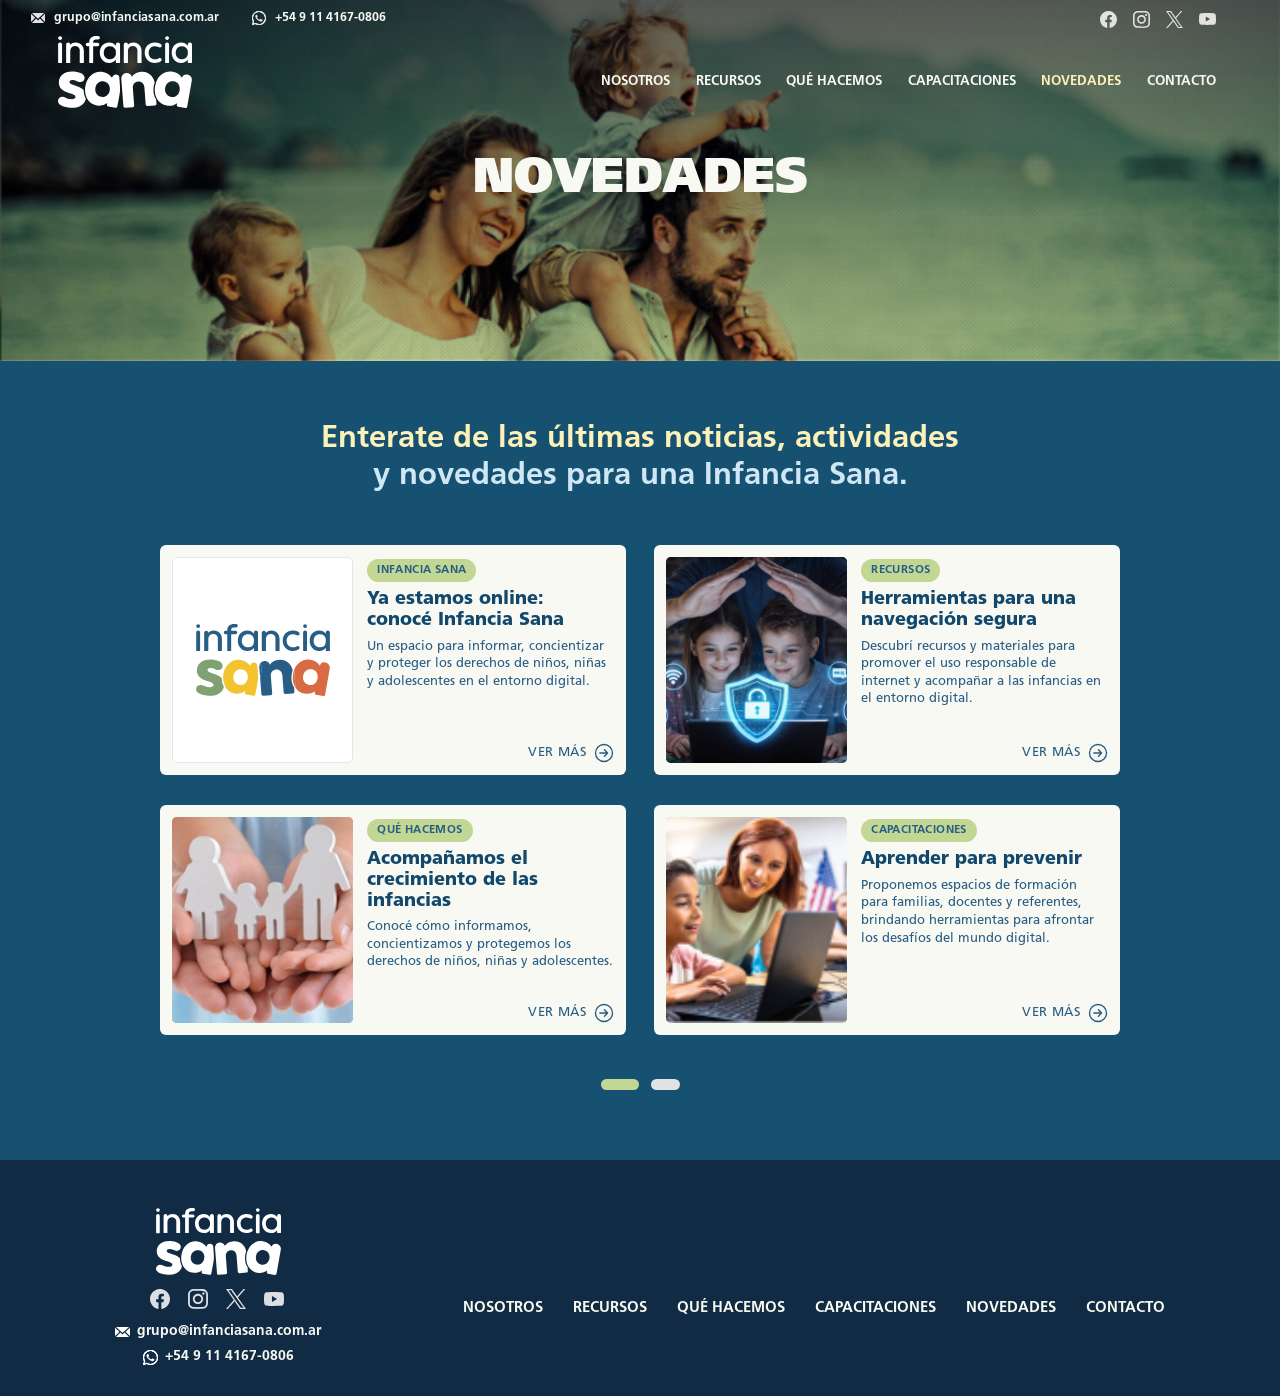
<file: novedades.html>
<!DOCTYPE html>
<html lang="es">

<head>
    <meta charset="UTF-8">
    <meta name="viewport" content="width=device-width, initial-scale=1.0">

    <title>Novedades | Infancia Sana</title>

    <!-- ESTILOS -->
    <link rel="stylesheet" href="css/style.css">
    <link rel="stylesheet" href="css/novedad-card.css">
    <link rel="stylesheet" href="css/novedades.css">

    <!-- FAVICON -->
    <link rel="icon" type="image/x-icon" href="assets/images/favicon.ico">
</head>

<body>

    <!-- ==================================================
         01. ENCABEZADO
    ================================================== -->

    <header class="header header-novedades">

        <div class="header-background">

            <!-- IMAGEN: novedades_header.jpg -->
            <div
                class="header-image header-image-placeholder"
                data-imagen="novedades_header.jpg">
            </div>

            <!-- GRADIENTE PROPIO -->
            <div class="header-gradient header-gradient-novedades"></div>

            <!-- TEXTURA COMPARTIDA -->
            <div class="header-texture"></div>

        </div>


        <!-- CONTACTO -->

        <div class="header-contact">

            <a href="mailto:grupo@infanciasana.com.ar">
                <img src="assets/images/icon_mail.svg" alt="Correo electrónico">
                <span>grupo@infanciasana.com.ar</span>
            </a>

            <a href="https://wa.me/5491141670806" target="_blank" rel="noopener noreferrer">
                <img src="assets/images/icon_wsp.svg" alt="WhatsApp">
                <span>+54 9 11 4167-0806</span>
            </a>

        </div>


        <!-- REDES SOCIALES -->

        <div class="header-social">

            <a href="#" target="_blank" rel="noopener noreferrer">
                <img src="assets/images/icon_facebook.svg" alt="Facebook">
            </a>

            <a href="https://www.instagram.com/infanciasana.ar/" target="_blank" rel="noopener noreferrer">
                <img src="assets/images/icon_instagram.svg" alt="Instagram">
            </a>

            <a href="#" target="_blank" rel="noopener noreferrer">
                <img src="assets/images/icon_twitter.svg" alt="Twitter">
            </a>

            <a href="#" target="_blank" rel="noopener noreferrer">
                <img src="assets/images/icon_youtube.svg" alt="YouTube">
            </a>

        </div>


        <!-- NAVEGACIÓN -->

        <nav class="navbar">

            <a href="index.html" class="logo">

                <img
                    src="assets/images/logo-infancia-sana.svg?v=3"
                    alt="Infancia Sana"
                    class="logo-normal"
                >

                <img
                    src="assets/images/logo-infancia-sana-color.svg"
                    alt=""
                    class="logo-color"
                >

            </a>

            <ul class="nav-links">

                <li><a href="nosotros.html">NOSOTROS</a></li>
                <li><a href="recursos.html">RECURSOS</a></li>
                <li><a href="que-hacemos.html">QUÉ HACEMOS</a></li>
                <li><a href="capacitaciones.html">CAPACITACIONES</a></li>
                <li><a href="novedades.html" class="activo">NOVEDADES</a></li>
                <li><a href="contacto.html">CONTACTO</a></li>

            </ul>

        </nav>


        <!-- TÍTULO -->

        <div class="header-content">
            <h1>NOVEDADES</h1>
        </div>

    </header>



    <!-- ==================================================
         02. CONTENIDO PRINCIPAL
    ================================================== -->

    <main class="novedades-main">

        <section class="novedades-contenido">

            <!-- PRESENTACIÓN -->

            <div class="novedades-presentacion">

                <h2>
                    <span class="linea-amarilla">
                        Enterate de las últimas noticias, actividades
                    </span>
                    <span class="linea-celeste">
                        y novedades para una Infancia Sana.
                    </span>
                </h2>

            </div>


            <!-- TARJETAS (se generan desde JS/novedades-data.js) -->

            <div class="novedades-grid" aria-live="polite"></div>


            <!-- PAGINACIÓN -->

            <nav class="novedades-paginas" aria-label="Páginas de novedades" hidden></nav>

        </section>

    </main>



    <!-- ==================================================
         03. FOOTER
    ================================================== -->

    <footer class="footer">

        <div class="footer-content">


            <!-- LOGO Y CONTACTO -->

            <div class="footer-brand">

                <a href="index.html" class="footer-logo">

                    <img
                        src="assets/images/logo-infancia-sana.svg?v=3"
                        alt="Infancia Sana"
                    >

                </a>


                <div class="footer-social">

                    <a href="#" target="_blank" rel="noopener noreferrer">
                        <img src="assets/images/icon_facebook.svg" alt="Facebook">
                    </a>

                    <a href="https://www.instagram.com/infanciasana.ar/" target="_blank" rel="noopener noreferrer">
                        <img src="assets/images/icon_instagram.svg" alt="Instagram">
                    </a>

                    <a href="#" target="_blank" rel="noopener noreferrer">
                        <img src="assets/images/icon_twitter.svg" alt="Twitter">
                    </a>

                    <a href="#" target="_blank" rel="noopener noreferrer">
                        <img src="assets/images/icon_youtube.svg" alt="YouTube">
                    </a>

                </div>


                <div class="footer-contact">

                    <a href="mailto:grupo@infanciasana.com.ar">
                        <img src="assets/images/icon_mail.svg" alt="">
                        grupo@infanciasana.com.ar
                    </a>

                    <a href="https://wa.me/5491141670806" target="_blank" rel="noopener noreferrer">
                        <img src="assets/images/icon_wsp.svg" alt="">
                        +54 9 11 4167-0806
                    </a>

                </div>

            </div>



            <!-- NAVEGACIÓN -->

            <nav class="footer-nav">

                <a href="nosotros.html">NOSOTROS</a>
                <a href="recursos.html">RECURSOS</a>
                <a href="que-hacemos.html">QUÉ HACEMOS</a>
                <a href="capacitaciones.html">CAPACITACIONES</a>
                <a href="novedades.html">NOVEDADES</a>
                <a href="contacto.html">CONTACTO</a>

            </nav>

        </div>

    </footer>



    <!-- ==================================================
         04. JAVASCRIPT
    ================================================== -->

    <script src="JS/novedades-data.js"></script>
    <script src="JS/script.js"></script>
    <script src="JS/novedades.js"></script>

</body>

</html>
</file>
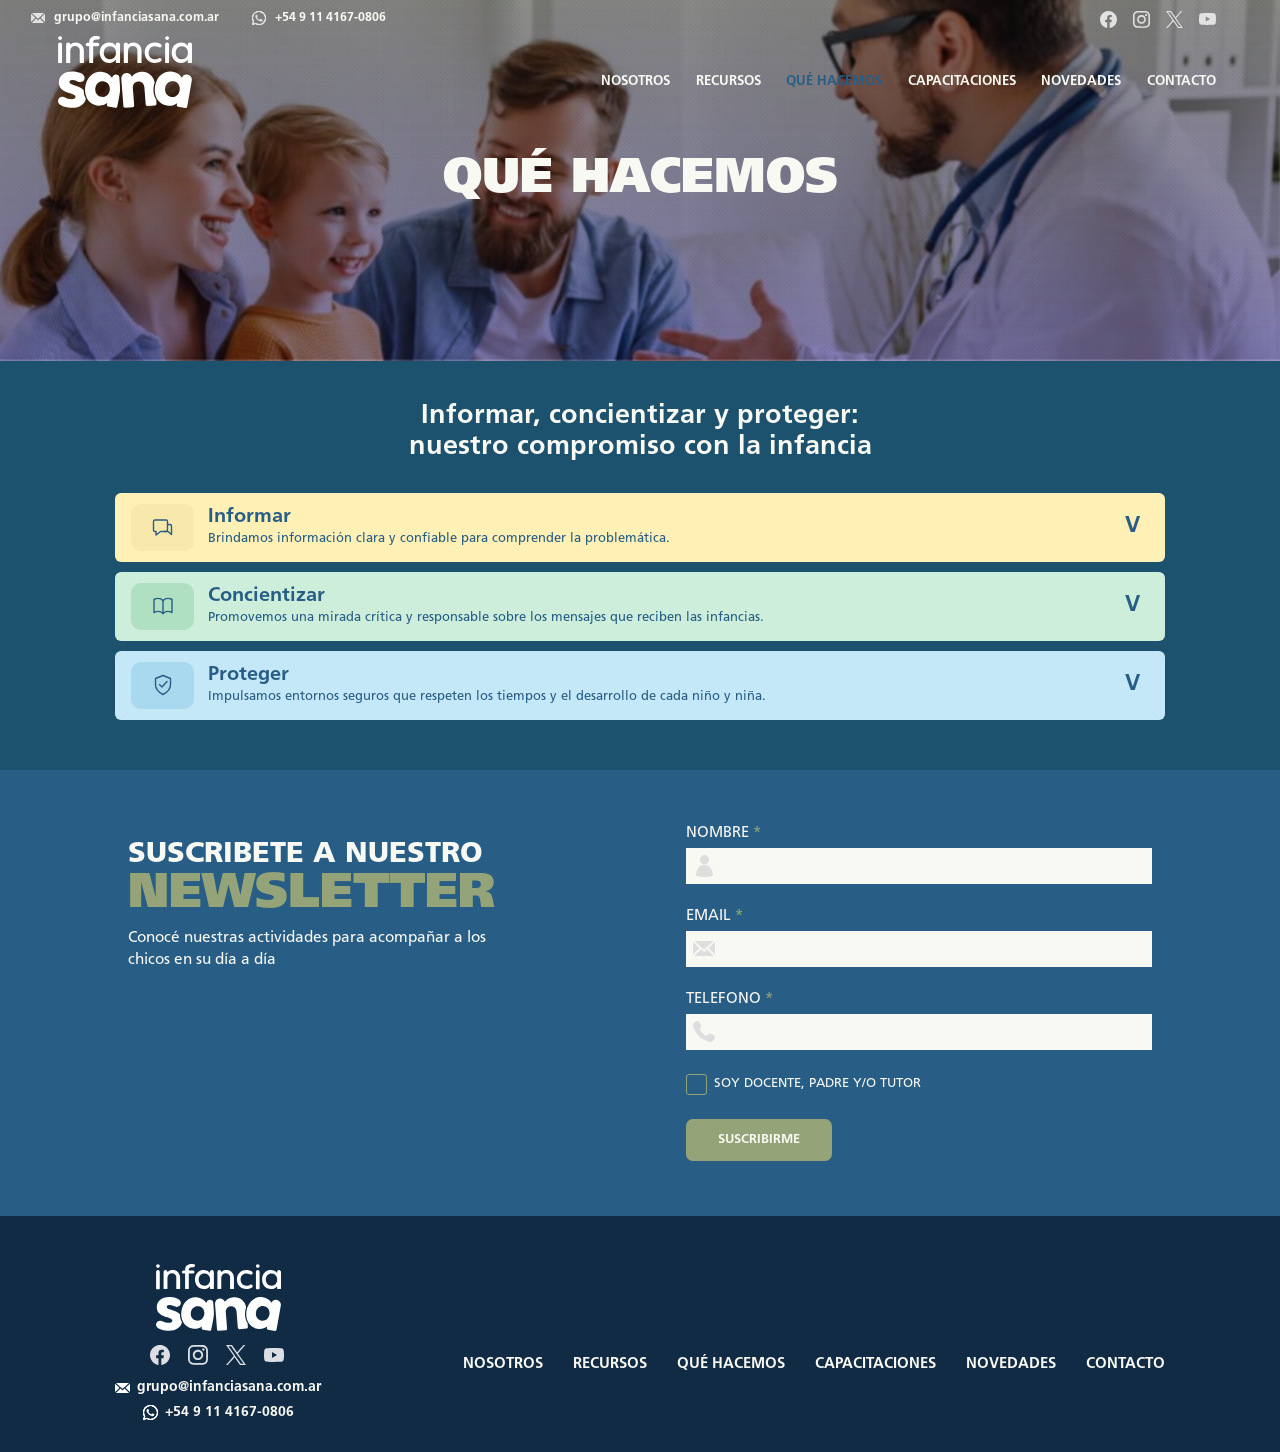
<file: que-hacemos.html>
<!DOCTYPE html>
<html lang="es">

<head>
    <meta charset="UTF-8">
    <meta name="viewport" content="width=device-width, initial-scale=1.0">

    <title>Qué hacemos | Infancia Sana</title>

    <!-- ESTILOS -->
    <link rel="stylesheet" href="css/style.css">
    <link rel="stylesheet" href="css/programas.css">

    <!-- FAVICON -->
    <link rel="icon" type="image/x-icon" href="assets/images/favicon.ico">
</head>

<body>

    <!-- ==================================================
         HEADER
    ================================================== -->

    <header class="header header-programas">

        <!-- FONDO -->
        <div class="header-background">

            <img
                src="assets/images/programas_header.jpg"
                alt="Familia acompañada por profesionales"
                class="header-image"
            >

            <div class="header-gradient header-gradient-programas"></div>
            <div class="header-texture"></div>

        </div>


        <!-- CONTACTO -->
        <div class="header-contact">

            <a href="mailto:grupo@infanciasana.com.ar">
                <img src="assets/images/icon_mail.svg" alt="Correo electrónico">
                <span>grupo@infanciasana.com.ar</span>
            </a>

            <a href="https://wa.me/5491141670806" target="_blank">
                <img src="assets/images/icon_wsp.svg" alt="WhatsApp">
                <span>+54 9 11 4167-0806</span>
            </a>

        </div>


        <!-- REDES SOCIALES -->
        <div class="header-social">

            <a href="#" target="_blank">
                <img src="assets/images/icon_facebook.svg" alt="Facebook">
            </a>

            <a href="https://www.instagram.com/infanciasana.ar/" target="_blank">
                <img src="assets/images/icon_instagram.svg" alt="Instagram">
            </a>

            <a href="#" target="_blank">
                <img src="assets/images/icon_twitter.svg" alt="Twitter">
            </a>

            <a href="#" target="_blank">
                <img src="assets/images/icon_youtube.svg" alt="YouTube">
            </a>

        </div>


        <!-- NAVEGACIÓN -->
        <nav class="navbar">

            <a href="index.html" class="logo">

                <img
                    src="assets/images/logo-infancia-sana.svg?v=3"
                    alt="Infancia Sana"
                    class="logo-normal"
                >

                <img
                    src="assets/images/logo-infancia-sana-color.svg"
                    alt=""
                    class="logo-color"
                >

            </a>

            <ul class="nav-links">

                <li><a href="nosotros.html">NOSOTROS</a></li>
                <li><a href="recursos.html">RECURSOS</a></li>
                <li><a href="que-hacemos.html" class="activo">QUÉ HACEMOS</a></li>
                <li><a href="capacitaciones.html">CAPACITACIONES</a></li>
                <li><a href="novedades.html">NOVEDADES</a></li>
                <li><a href="contacto.html">CONTACTO</a></li>

            </ul>

        </nav>


        <!-- TÍTULO CENTRAL -->
        <div class="header-content">

            <h1>QUÉ HACEMOS</h1>

        </div>

    </header>



    <!-- ==================================================
         CONTENIDO PRINCIPAL
    ================================================== -->

    <main class="programas-main">

        <section class="programas-contenido">

            <div class="programas-heading">

                <h2>
                    Informar, concientizar y proteger:
                    <br>
                    nuestro compromiso con la infancia
                </h2>

            </div>


            <!-- ==========================================
                 PROGRAMA: INFORMAR
            ========================================== -->

            <div class="programas-acordeon">

                <article class="programa-item programa-informar">

                    <button
                        class="programa-toggle"
                        type="button"
                        aria-expanded="false"
                        aria-controls="contenido-informar"
                    >

                        <span class="programa-icono">

                            <svg viewBox="0 0 48 48" fill="none"
                                 stroke="currentColor" stroke-width="2.8"
                                 stroke-linecap="round" stroke-linejoin="round">

                                <path d="M8 10h22a3 3 0 0 1 3 3v17a3 3 0 0 1-3 3H19l-9 7v-7h-2a3 3 0 0 1-3-3V13a3 3 0 0 1 3-3z"/>
                                <path d="M33 19h5a3 3 0 0 1 3 3v17l-7-6h-7"/>

                            </svg>

                        </span>

                        <span class="programa-titulo">

                            <strong>Informar</strong>

                            <span>
                                Brindamos información clara y confiable para comprender la problemática.
                            </span>

                        </span>

                        <span class="programa-flecha">V</span>

                    </button>


                    <div
                        class="programa-descripcion"
                        id="contenido-informar"
                        hidden
                    >

                        <div class="programa-descripcion-contenido">

                            <h3>Información para comprender</h3>

                            <p>
                                Creemos que el conocimiento es una herramienta
                                fundamental para reconocer la hipersexualización
                                infantil y comprender cómo puede manifestarse en
                                distintos espacios de la vida cotidiana.
                            </p>

                            <p>
                                Por eso, ofrecemos contenidos educativos,
                                materiales informativos y recursos que permiten
                                identificar prácticas, mensajes y situaciones
                                que pueden afectar el desarrollo de las infancias.
                            </p>

                        </div>

                    </div>

                </article>



                <!-- ==========================================
                     PROGRAMA: CONCIENTIZAR
                ========================================== -->

                <article class="programa-item programa-concientizar">

                    <button
                        class="programa-toggle"
                        type="button"
                        aria-expanded="false"
                        aria-controls="contenido-concientizar"
                    >

                        <span class="programa-icono">

                            <svg viewBox="0 0 48 48" fill="none"
                                 stroke="currentColor" stroke-width="2.8"
                                 stroke-linecap="round" stroke-linejoin="round">

                                <path d="M24 13c-5-5-12-5-18-2v26c6-3 13-3 18 2"/>
                                <path d="M24 13c5-5 12-5 18-2v26c-6-3-13-3-18 2"/>
                                <path d="M24 13v26"/>

                            </svg>

                        </span>

                        <span class="programa-titulo">

                            <strong>Concientizar</strong>

                            <span>
                                Promovemos una mirada crítica y responsable sobre los mensajes que reciben las infancias.
                            </span>

                        </span>

                        <span class="programa-flecha">V</span>

                    </button>


                    <div
                        class="programa-descripcion"
                        id="contenido-concientizar"
                        hidden
                    >

                        <div class="programa-descripcion-contenido">

                            <h3>Una mirada más consciente</h3>

                            <p>
                                Buscamos generar reflexión sobre los modelos,
                                estereotipos y mensajes que circulan en los
                                medios de comunicación, las redes sociales y
                                otros espacios de la sociedad.
                            </p>

                            <p>
                                A través de campañas y propuestas de
                                sensibilización, promovemos el respeto por
                                las distintas etapas del crecimiento y la
                                construcción de entornos que valoren la infancia.
                            </p>

                        </div>

                    </div>

                </article>



                <!-- ==========================================
                     PROGRAMA: PROTEGER
                ========================================== -->

                <article class="programa-item programa-proteger">

                    <button
                        class="programa-toggle"
                        type="button"
                        aria-expanded="false"
                        aria-controls="contenido-proteger"
                    >

                        <span class="programa-icono">

                            <svg viewBox="0 0 48 48" fill="none"
                                 stroke="currentColor" stroke-width="2.8"
                                 stroke-linecap="round" stroke-linejoin="round">

                                <path d="M24 5 39 11v12c0 10-7 16-15 20C16 39 9 33 9 23V11L24 5z"/>
                                <path d="m17 23 5 5 10-11"/>

                            </svg>

                        </span>

                        <span class="programa-titulo">

                            <strong>Proteger</strong>

                            <span>
                                Impulsamos entornos seguros que respeten los tiempos y el desarrollo de cada niño y niña.
                            </span>

                        </span>

                        <span class="programa-flecha">V</span>

                    </button>


                    <div
                        class="programa-descripcion"
                        id="contenido-proteger"
                        hidden
                    >

                        <div class="programa-descripcion-contenido">

                            <h3>El cuidado de las infancias</h3>

                            <p>
                                Promovemos el compromiso de las familias,
                                las instituciones educativas y la sociedad
                                en la construcción de espacios seguros,
                                respetuosos y libres de presiones adultas.
                            </p>

                            <p>
                                Buscamos brindar herramientas para acompañar
                                a niñas, niños y adolescentes, reconocer
                                situaciones de riesgo y defender sus derechos,
                                respetando sus necesidades y tiempos de desarrollo.
                            </p>

                        </div>

                    </div>

                </article>

            </div>

        </section>

    </main>



    <!-- ==================================================
         NEWSLETTER
    ================================================== -->

    <section class="newsletter">

        <div class="newsletter-content">

            <div class="newsletter-text">

                <h2>
                    SUSCRIBETE A NUESTRO
                    <span>NEWSLETTER</span>
                </h2>

                <p>
                    Conocé nuestras actividades para
                    acompañar a los chicos en su día a día
                </p>

            </div>


            <form class="newsletter-form">

                <div class="form-group">

                    <label for="newsletter-nombre">
                        NOMBRE <span>*</span>
                    </label>

                    <div class="input-wrapper">

                        <img src="assets/images/icon_user.svg" alt="">

                        <input
                            type="text"
                            id="newsletter-nombre"
                            name="nombre"
                            required
                        >

                    </div>

                </div>


                <div class="form-group">

                    <label for="newsletter-email">
                        EMAIL <span>*</span>
                    </label>

                    <div class="input-wrapper">

                        <img src="assets/images/icon_mail_2.svg" alt="">

                        <input
                            type="email"
                            id="newsletter-email"
                            name="email"
                            required
                        >

                    </div>

                </div>


                <div class="form-group">

                    <label for="newsletter-telefono">
                        TELEFONO <span>*</span>
                    </label>

                    <div class="input-wrapper">

                        <img src="assets/images/icon_phone.svg" alt="">

                        <input
                            type="tel"
                            id="newsletter-telefono"
                            name="telefono"
                            required
                        >

                    </div>

                </div>


                <label class="newsletter-checkbox">

                    <input type="checkbox" name="pertenencia">

                    <span>SOY DOCENTE, PADRE Y/O TUTOR</span>

                </label>


                <button type="submit" class="newsletter-button">
                    SUSCRIBIRME
                </button>

            </form>

        </div>

    </section>



    <!-- ==================================================
         FOOTER
    ================================================== -->

    <footer class="footer">

        <div class="footer-content">


            <!-- LOGO Y CONTACTO -->
            <div class="footer-brand">

                <a href="index.html" class="footer-logo">

                    <img
                        src="assets/images/logo-infancia-sana.svg?v=3"
                        alt="Infancia Sana"
                    >

                </a>


                <div class="footer-social">

                    <a href="#" target="_blank">
                        <img src="assets/images/icon_facebook.svg" alt="Facebook">
                    </a>

                    <a href="https://www.instagram.com/infanciasana.ar/" target="_blank">
                        <img src="assets/images/icon_instagram.svg" alt="Instagram">
                    </a>

                    <a href="#" target="_blank">
                        <img src="assets/images/icon_twitter.svg" alt="Twitter">
                    </a>

                    <a href="#" target="_blank">
                        <img src="assets/images/icon_youtube.svg" alt="YouTube">
                    </a>

                </div>


                <div class="footer-contact">

                    <a href="mailto:grupo@infanciasana.com.ar">

                        <img src="assets/images/icon_mail.svg" alt="">

                        grupo@infanciasana.com.ar

                    </a>


                    <a href="https://wa.me/5491141670806" target="_blank">

                        <img src="assets/images/icon_wsp.svg" alt="">

                        +54 9 11 4167-0806

                    </a>

                </div>

            </div>



            <!-- NAVEGACIÓN -->
            <nav class="footer-nav">

                <a href="nosotros.html">NOSOTROS</a>
                <a href="recursos.html">RECURSOS</a>
                <a href="que-hacemos.html">QUÉ HACEMOS</a>
                <a href="capacitaciones.html">CAPACITACIONES</a>
                <a href="novedades.html">NOVEDADES</a>
                <a href="contacto.html">CONTACTO</a>

            </nav>

        </div>

    </footer>



    <!-- ==================================================
         JAVASCRIPT
    ================================================== -->

    <script src="JS/script.js"></script>
    <script src="JS/programas.js"></script>

</body>

</html>
</file>
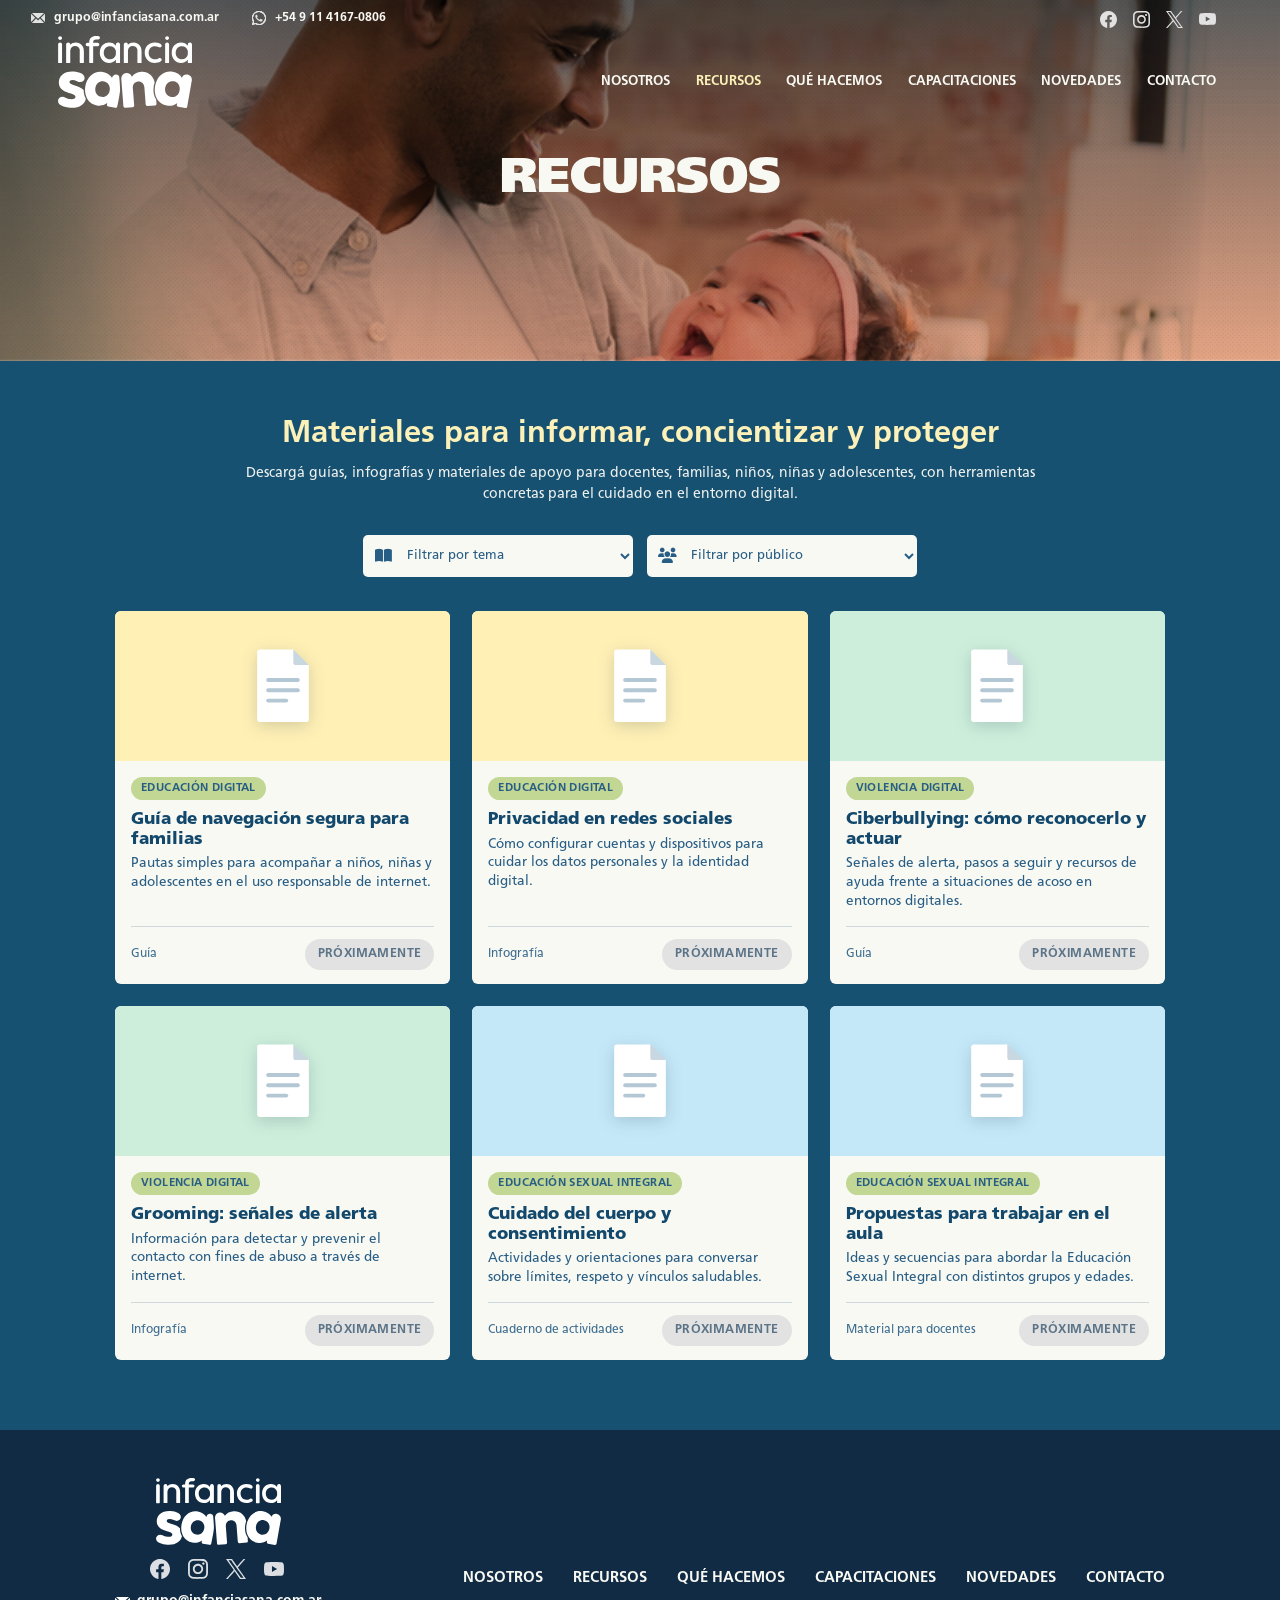
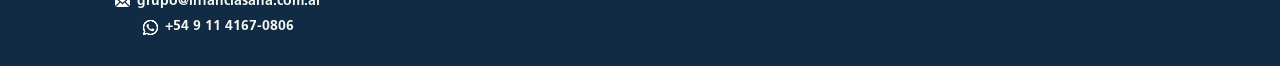
<file: recursos.html>
<!DOCTYPE html>
<html lang="es">

<head>
    <meta charset="UTF-8">
    <meta name="viewport" content="width=device-width, initial-scale=1.0">

    <title>Recursos | Infancia Sana</title>

    <!-- ESTILOS -->
    <link rel="stylesheet" href="css/style.css">
    <link rel="stylesheet" href="css/recursos.css">
    <link rel="stylesheet" href="https://cdnjs.cloudflare.com/ajax/libs/font-awesome/6.7.2/css/all.min.css">

    <!-- FAVICON -->
    <link rel="icon" type="image/x-icon" href="assets/images/favicon.ico">
</head>

<body>

    <!-- ==================================================
         01. ENCABEZADO
    ================================================== -->

    <header class="header header-recursos">

        <div class="header-background">

            <!-- IMAGEN: recursos_header.jpg -->
            <div
                class="header-image header-image-placeholder"
                data-imagen="recursos_header.jpg">
            </div>

            <!-- GRADIENTE PROPIO -->
            <div class="header-gradient header-gradient-recursos"></div>

            <!-- TEXTURA COMPARTIDA -->
            <div class="header-texture"></div>

        </div>


        <!-- CONTACTO -->

        <div class="header-contact">

            <a href="mailto:grupo@infanciasana.com.ar">
                <img src="assets/images/icon_mail.svg" alt="Correo electrónico">
                <span>grupo@infanciasana.com.ar</span>
            </a>

            <a href="https://wa.me/5491141670806" target="_blank" rel="noopener noreferrer">
                <img src="assets/images/icon_wsp.svg" alt="WhatsApp">
                <span>+54 9 11 4167-0806</span>
            </a>

        </div>


        <!-- REDES SOCIALES -->

        <div class="header-social">

            <a href="#" target="_blank" rel="noopener noreferrer">
                <img src="assets/images/icon_facebook.svg" alt="Facebook">
            </a>

            <a href="https://www.instagram.com/infanciasana.ar/" target="_blank" rel="noopener noreferrer">
                <img src="assets/images/icon_instagram.svg" alt="Instagram">
            </a>

            <a href="#" target="_blank" rel="noopener noreferrer">
                <img src="assets/images/icon_twitter.svg" alt="Twitter">
            </a>

            <a href="#" target="_blank" rel="noopener noreferrer">
                <img src="assets/images/icon_youtube.svg" alt="YouTube">
            </a>

        </div>


        <!-- NAVEGACIÓN -->

        <nav class="navbar">

            <a href="index.html" class="logo">

                <img
                    src="assets/images/logo-infancia-sana.svg?v=3"
                    alt="Infancia Sana"
                    class="logo-normal"
                >

                <img
                    src="assets/images/logo-infancia-sana-color.svg"
                    alt=""
                    class="logo-color"
                >

            </a>

            <ul class="nav-links">

                <li><a href="nosotros.html">NOSOTROS</a></li>
                <li><a href="recursos.html" class="activo">RECURSOS</a></li>
                <li><a href="que-hacemos.html">QUÉ HACEMOS</a></li>
                <li><a href="capacitaciones.html">CAPACITACIONES</a></li>
                <li><a href="novedades.html">NOVEDADES</a></li>
                <li><a href="contacto.html">CONTACTO</a></li>

            </ul>

        </nav>


        <!-- TÍTULO -->

        <div class="header-content">
            <h1>RECURSOS</h1>
        </div>

    </header>



    <!-- ==================================================
         02. CONTENIDO PRINCIPAL
    ================================================== -->

    <main class="recursos-main">

        <section class="recursos-contenido">

            <!-- PRESENTACIÓN -->

            <div class="recursos-presentacion">

                <h2>Materiales para informar, concientizar y proteger</h2>

                <p>
                    Descargá guías, infografías y materiales de apoyo para
                    docentes, familias, niños, niñas y adolescentes, con
                    herramientas concretas para el cuidado en el entorno
                    digital.
                </p>

            </div>


            <!-- FILTROS -->

            <div class="recursos-filtros">

                <div class="filtro-grupo">

                    <label for="filtro-tema" class="visually-hidden">
                        Filtrar por tema
                    </label>

                    <div class="filtro-contenedor">

                        <span class="filtro-icono" aria-hidden="true">
                            <i class="fa-solid fa-book-open"></i>
                        </span>

                        <select id="filtro-tema" name="tema">
                            <option value="todos">Filtrar por tema</option>
                            <option value="educacion-digital">Educación digital</option>
                            <option value="violencia-digital">Violencia digital</option>
                            <option value="esi">Educación sexual integral</option>
                        </select>

                    </div>

                </div>

                <div class="filtro-grupo">

                    <label for="filtro-publico" class="visually-hidden">
                        Filtrar por público
                    </label>

                    <div class="filtro-contenedor">

                        <span class="filtro-icono" aria-hidden="true">
                            <i class="fa-solid fa-users"></i>
                        </span>

                        <select id="filtro-publico" name="publico">
                            <option value="todos">Filtrar por público</option>
                            <option value="docentes">Docentes</option>
                            <option value="familias">Familias</option>
                            <option value="ninos">Niños, niñas y adolescentes</option>
                        </select>

                    </div>

                </div>

            </div>


            <!-- RECURSOS (se generan desde JS/recursos-data.js) -->

            <div class="recursos-listado"></div>

            <p class="recursos-vacio" hidden>
                No encontramos recursos con esos filtros.
            </p>

        </section>

    </main>



    <!-- ==================================================
         03. FOOTER
    ================================================== -->

    <footer class="footer">

        <div class="footer-content">


            <!-- LOGO Y CONTACTO -->

            <div class="footer-brand">

                <a href="index.html" class="footer-logo">

                    <img
                        src="assets/images/logo-infancia-sana.svg?v=3"
                        alt="Infancia Sana"
                    >

                </a>


                <div class="footer-social">

                    <a href="#" target="_blank" rel="noopener noreferrer">
                        <img src="assets/images/icon_facebook.svg" alt="Facebook">
                    </a>

                    <a href="https://www.instagram.com/infanciasana.ar/" target="_blank" rel="noopener noreferrer">
                        <img src="assets/images/icon_instagram.svg" alt="Instagram">
                    </a>

                    <a href="#" target="_blank" rel="noopener noreferrer">
                        <img src="assets/images/icon_twitter.svg" alt="Twitter">
                    </a>

                    <a href="#" target="_blank" rel="noopener noreferrer">
                        <img src="assets/images/icon_youtube.svg" alt="YouTube">
                    </a>

                </div>


                <div class="footer-contact">

                    <a href="mailto:grupo@infanciasana.com.ar">
                        <img src="assets/images/icon_mail.svg" alt="">
                        grupo@infanciasana.com.ar
                    </a>

                    <a href="https://wa.me/5491141670806" target="_blank" rel="noopener noreferrer">
                        <img src="assets/images/icon_wsp.svg" alt="">
                        +54 9 11 4167-0806
                    </a>

                </div>

            </div>



            <!-- NAVEGACIÓN -->

            <nav class="footer-nav">

                <a href="nosotros.html">NOSOTROS</a>
                <a href="recursos.html">RECURSOS</a>
                <a href="que-hacemos.html">QUÉ HACEMOS</a>
                <a href="capacitaciones.html">CAPACITACIONES</a>
                <a href="novedades.html">NOVEDADES</a>
                <a href="contacto.html">CONTACTO</a>

            </nav>

        </div>

    </footer>



    <!-- ==================================================
         04. JAVASCRIPT
    ================================================== -->

    <script src="JS/recursos-data.js"></script>
    <script src="JS/script.js"></script>
    <script src="JS/recursos.js"></script>

</body>

</html>
</file>
<file: css/style.css>
/* ==================================================
   INFANCIA SANA
   HOJA DE ESTILOS PRINCIPAL
================================================== */


/* ==================================================
   01. VARIABLES DE COLOR
================================================== */

:root {
    --azul-principal: #285E85;
    --blanco: #F9F9F4;
    --texto: #333333;
}


/* ==================================================
   02. TIPOGRAFÍAS - FRUTIGER LT STD
================================================== */

@font-face {
    font-family: 'Frutiger';
    src: url('../assets/fonts/FrutigerLTStd-Light.otf') format('opentype');
    font-weight: 300;
    font-style: normal;
}

@font-face {
    font-family: 'Frutiger';
    src: url('../assets/fonts/FrutigerLTStd-Roman.otf') format('opentype');
    font-weight: 400;
    font-style: normal;
}

@font-face {
    font-family: 'Frutiger';
    src: url('../assets/fonts/FrutigerLTStd-Bold.otf') format('opentype');
    font-weight: 700;
    font-style: normal;
}

@font-face {
    font-family: 'Frutiger';
    src: url('../assets/fonts/FrutigerLTStd-Black.otf') format('opentype');
    font-weight: 900;
    font-style: normal;
}

@font-face {
    font-family: 'Frutiger';
    src: url('../assets/fonts/FrutigerLTStd-UltraBlack.otf') format('opentype');
    font-weight: 950;
    font-style: normal;
}

@font-face {
    font-family: 'Frutiger';
    src: url('../assets/fonts/FrutigerLTStd-Italic.otf') format('opentype');
    font-weight: 400;
    font-style: italic;
}

@font-face {
    font-family: 'Frutiger';
    src: url('../assets/fonts/FrutigerLTStd-LightItalic.otf') format('opentype');
    font-weight: 300;
    font-style: italic;
}

@font-face {
    font-family: 'Frutiger';
    src: url('../assets/fonts/FrutigerLTStd-BoldItalic.otf') format('opentype');
    font-weight: 700;
    font-style: italic;
}

@font-face {
    font-family: 'Frutiger';
    src: url('../assets/fonts/FrutigerLTStd-BlackItalic.otf') format('opentype');
    font-weight: 900;
    font-style: italic;
}


/* ==================================================
   03. TIPOGRAFÍAS CONDENSADAS
================================================== */

@font-face {
    font-family: 'Frutiger Condensed';
    src: url('../assets/fonts/FrutigerLTStd-Cn.otf') format('opentype');
    font-weight: 400;
}

@font-face {
    font-family: 'Frutiger Condensed';
    src: url('../assets/fonts/FrutigerLTStd-LightCn.otf') format('opentype');
    font-weight: 300;
}

@font-face {
    font-family: 'Frutiger Condensed';
    src: url('../assets/fonts/FrutigerLTStd-BoldCn.otf') format('opentype');
    font-weight: 700;
}

@font-face {
    font-family: 'Frutiger Condensed';
    src: url('../assets/fonts/FrutigerLTStd-BlackCn.otf') format('opentype');
    font-weight: 900;
}

@font-face {
    font-family: 'Frutiger Condensed';
    src: url('../assets/fonts/FrutigerLTStd-ExtraBlackCn.otf') format('opentype');
    font-weight: 950;
}


/* ==================================================
   04. CONFIGURACIÓN GENERAL
================================================== */

* {
    margin: 0;
    padding: 0;
    box-sizing: border-box;
}

html {
    scroll-behavior: smooth;
}

body {
    width: 100%;
    min-width: 320px;
    font-family: 'Frutiger', 'Frutiger LT Std', 'Segoe UI', 'Helvetica Neue', Arial, sans-serif;
    font-weight: 400;
    color: var(--texto);
    background-color: var(--blanco);
}

img {
    max-width: 100%;
}


/* ==================================================
   05. HEADER
================================================== */

.header {
    position: relative;
    width: 100%;
    aspect-ratio: 3.55 / 1;
    min-height: 230px;
    overflow: hidden;
    isolation: isolate;
    color: var(--blanco);
}


/* ==================================================
   06. FOTOGRAFÍA, DEGRADADO Y TEXTURA
================================================== */

.header-background {
    position: absolute;
    inset: 0;
    z-index: 0;
}

/* Fotografía principal */

.header-background > img {
    position: absolute;
    inset: 0;
    display: block;
    width: 100%;
    height: 100%;
    object-fit: cover;
    object-position: center;
}

/* Degradado PNG */

.header-gradient {
    position: absolute;
    inset: 0;
    z-index: 1;

    background-image: url('../assets/images/home_header_gradient.png');
    background-size: 100% 100%;
    background-position: center;
    background-repeat: no-repeat;
    mix-blend-mode: multiply;

    pointer-events: none;
}

/* Textura PNG */

.header-texture {
    position: absolute;
    inset: 0;
    z-index: 2;

    background-image: url('../assets/images/home_header_texture.png');
    background-size: 100% 100%;
    background-position: center;
    background-repeat: no-repeat;

    pointer-events: none;
}


/* ==================================================
   07. INFORMACIÓN DE CONTACTO - IZQUIERDA
================================================== */

.header-contact {
    position: absolute;
    top: 3%;
    left: 4.5%;
    z-index: 5;

    display: flex;
    align-items: center;
    gap: 22px;
}

/* CORREO: CENTRADO RESPECTO AL LOGO */
.header-contact a:first-child {
    position: absolute;
    width: clamp(85px, 10.5vw, 145px);
    justify-content: center;
}

/* TELÉFONO: A LA DERECHA DEL CORREO */
.header-contact a:last-child {
    margin-left: calc(clamp(85px, 10.5vw, 145px) + 60px);
    white-space: nowrap;
}

.header-contact a {
    display: flex;
    align-items: center;
    justify-content: center;
    gap: 9px;

    color: var(--blanco);
    text-decoration: none;

    font-family: 'Frutiger', 'Frutiger LT Std', 'Segoe UI', 'Helvetica Neue', Arial, sans-serif;
    /* Mínimo 12px: antes llegaba a 8px en pantallas chicas */
    font-size: clamp(12px, 0.35vw + 8px, 15px);
    font-weight: 700;
}

.header-contact img {
    display: block;
    flex-shrink: 0;
    width: clamp(14px, 1.1vw, 19px);
    height: clamp(14px, 1.1vw, 19px);
    object-fit: contain;
}

/* ==================================================
   08. REDES SOCIALES - DERECHA
================================================== */

.header-social {
    position: absolute;
    top: 3%;
    right: 5%;
    z-index: 5;

    display: flex;
    align-items: center;
    gap: 16px;
}

.header-social a {
    display: flex;
    align-items: center;
    justify-content: center;
}

.header-social img {
    display: block;
    width: clamp(17px, 1.3vw, 23px);
    height: clamp(17px, 1.3vw, 23px);
    object-fit: contain;

    transition: opacity 0.2s ease;
}

.header-social a:hover img {
    opacity: 0.7;
}


/* ==================================================
   09. NAVEGACIÓN Y LOGO
================================================== */

.navbar {
    position: absolute;
    inset: 0;
    z-index: 4;
    pointer-events: none;
}

/* Logo */

.logo {
    position: absolute;
    top: 10%;
    left: 4.5%;
    display: block;
    pointer-events: auto;
}

.logo img {
    display: block;
    width: clamp(85px, 10.5vw, 145px);
    height: auto;
}

/* Menú */

.nav-links {
    position: absolute;
    top: 20%;
    right: 5%;

    display: flex;
    align-items: center;
    gap: clamp(14px, 2vw, 32px);

    list-style: none;
    pointer-events: auto;
}

.nav-links a {
    color: var(--blanco);
    text-decoration: none;
    white-space: nowrap;

    font-family: 'Frutiger', 'Frutiger LT Std', 'Segoe UI', 'Helvetica Neue', Arial, sans-serif;
    /* Mínimo 12.5px: antes llegaba a 9px en pantallas chicas */
    font-size: clamp(12.5px, 0.5vw + 7px, 17px);
    font-weight: 700;

    transition: opacity 0.2s ease;
}

.nav-links a:hover {
    opacity: 0.75;
}


/* ==================================================
   10. TEXTO PRINCIPAL DEL HEADER
================================================== */

.header-content {
    position: absolute;
    top: 40%;
    left: 20.9%;
    z-index: 4;

    width: 38%;
    color: var(--blanco);
}

/* Título: Frutiger UltraBlack */

.header-content h1 {
    font-family: 'Frutiger', 'Frutiger LT Std', 'Segoe UI', 'Helvetica Neue', Arial, sans-serif;
    font-size: clamp(18px, 2vw, 30px);
    font-weight: 950;
    line-height: 1.1;
}

/* Descripción: Frutiger Light */

.header-content p {
    max-width: 560px;
    margin-top: 0.6vw;

    font-family: 'Frutiger', 'Frutiger LT Std', 'Segoe UI', 'Helvetica Neue', Arial, sans-serif;
    font-size: clamp(12px, 0.35vw + 8.5px, 16px);
    font-weight: 300;
    line-height: 1.3;
}

/* Botón LEER MÁS */

.header-button {
    display: inline-flex;
    align-items: center;
    justify-content: center;

    margin-top: clamp(12px, 1.2vw, 20px);
    padding: clamp(8px, 0.7vw, 12px) clamp(22px, 2.4vw, 38px);

    background-color: var(--azul-principal);
    border-radius: 9px;

    color: var(--blanco);
    text-decoration: none;

    font-family: 'Frutiger', 'Frutiger LT Std', 'Segoe UI', 'Helvetica Neue', Arial, sans-serif;
    font-size: clamp(12px, 0.3vw + 8px, 15px);
    font-weight: 700;

    transition: background-color 0.2s ease;
}

.header-button:hover {
    background-color: #194766;
}


/* ==================================================
   11. CONTENIDO PRINCIPAL
================================================== */

main {
    width: 100%;
}

main section {
    width: 100%;
    padding: 60px 8%;
}

main h2 {
    margin-bottom: 15px;
    font-family: 'Frutiger', 'Frutiger LT Std', 'Segoe UI', 'Helvetica Neue', Arial, sans-serif;
    font-weight: 900;
}


/* ==================================================
   12. FOOTER
================================================== */

footer {
    width: 100%;
    padding: 25px 8%;

    background-color: var(--azul-principal);
    color: var(--blanco);

    font-family: 'Frutiger', 'Frutiger LT Std', 'Segoe UI', 'Helvetica Neue', Arial, sans-serif;
    font-size: 13px;
}


/* ==================================================
   13. RESPONSIVE - TABLETS
================================================== */

@media (max-width: 768px) {

    .header {
        aspect-ratio: 1.2 / 1;
        min-height: 400px;
    }

    /* Contacto */

    .header-contact {
        top: 3%;
        left: 5%;
        gap: 18px;
    }

    /* En tablet el correo y el teléfono van en fila, sin centrar sobre el logo */

    .header-contact a:first-child {
        position: static;
        width: auto;
    }

    .header-contact a:last-child {
        margin-left: 0;
    }

    .header-contact a {
        font-size: 12px;
    }

    /* Redes */

    .header-social {
        top: 3%;
        right: 5%;
        gap: 9px;
    }

    /* Logo */

    .logo {
        top: 16%;
        left: 5%;
    }

    .logo img {
        width: clamp(85px, 18vw, 125px);
    }

    /* Navegación */

    .nav-links {
        top: 30%;
        left: 5%;
        right: 5%;

        justify-content: center;
        flex-wrap: wrap;
        gap: 12px;
    }

    .nav-links a {
        font-size: 13px;
    }

    /* Texto */

    .header-content {
        top: 50%;
        left: 8%;
        width: 80%;
    }

    .header-content h1 {
        font-size: clamp(22px, 6vw, 32px);
    }

    .header-content p {
        font-size: 14px;
    }
}


/* ==================================================
   14. RESPONSIVE - CELULARES
================================================== */

@media (max-width: 480px) {

    .header {
        aspect-ratio: auto;
        min-height: 420px;
    }

    /* Contacto */

    .header-contact {
        flex-direction: column;
        align-items: flex-start;
        gap: 5px;
    }

    /* Redes */

    .header-social {
        top: 4%;
        gap: 7px;
    }

    /* Navegación */

    .nav-links {
        top: 29%;
        gap: 8px 14px;
    }

    .nav-links a {
        font-size: 12px;
    }

    /* Texto */

    .header-content {
        top: 48%;
    }

    .header-content h1 {
        font-size: 25px;
    }

    .header-content p {
        font-size: 13px;
    }

    .header-button {
        padding: 10px 26px;
        font-size: 12px;
    }
}


/* ==================================================
   15. NEWSLETTER
================================================== */

.newsletter {
    width: 100%;
    padding: 55px 10%;
    background-color: #285E85;
    color: #F9F9F4;
}

.newsletter-content {
    display: grid;
    grid-template-columns: 1fr 1fr;
    gap: 9%;
    max-width: 1150px;
    margin: 0 auto;
    align-items: start;
}

/* TEXTO DEL NEWSLETTER */

.newsletter-text {
    padding-top: 15px;
}

.newsletter-text h2 {
    font-size: clamp(21px, 2.3vw, 29px);
    font-weight: 900;
    line-height: 1.05;
}

.newsletter-text h2 span {
    display: block;
    color: #94A378;
    font-size: clamp(32px, 4.2vw, 48px);
    font-weight: 950;
}

.newsletter-text p {
    margin-top: 8px;
    max-width: 390px;
    font-size: clamp(13px, 1.2vw, 17px);
    line-height: 1.4;
}

/* FORMULARIO */

.newsletter-form {
    display: flex;
    flex-direction: column;
    gap: 24px;
}

.form-group {
    display: flex;
    flex-direction: column;
    gap: 5px;
}

.form-group label {
    font-size: 15px;
    font-weight: 400;
}

.form-group label span {
    color: #94A378;
}

.input-wrapper {
    position: relative;
    width: 100%;
}

.input-wrapper input {
    width: 100%;
    height: 36px;
    padding: 5px 12px 5px 36px;
    border: none;
    outline: none;
    background-color: #F9F9F4;
    color: #333333;
    font-family: 'Frutiger', sans-serif;
    font-size: 14px;
}

.input-wrapper img {
    position: absolute;
    top: 50%;
    left: 7px;
    transform: translateY(-50%);
    width: 22px;
    height: 22px;
    object-fit: contain;

    opacity: 0.5;
    pointer-events: none;
}

/* CHECKBOX */

.newsletter-checkbox {
    display: flex;
    align-items: center;
    gap: 7px;
    cursor: pointer;
    font-size: 13px;
}

.newsletter-checkbox input {
    appearance: none;
    width: 21px;
    height: 21px;
    border: 1.5px solid #94A378;
    border-radius: 3px;
    cursor: pointer;
    flex-shrink: 0;
}

.newsletter-checkbox input:checked {
    background-color: #94A378;
    box-shadow: inset 0 0 0 4px #285E85;
}

/* BOTÓN DE SUSCRIPCIÓN */

.newsletter-button {
    align-self: flex-start;

    padding: 11px 30px;

    border: 2px solid #94A378;
    border-radius: 7px;

    background-color: #94A378;
    color: #F9F9F4;

    font-family: 'Frutiger', sans-serif;
    font-size: 13px;
    font-weight: 700;

    cursor: pointer;
    transition: background-color 0.25s ease,
                color 0.25s ease,
                transform 0.25s ease;
}

.newsletter-button:hover {
    background-color: transparent;
    color: #F9F9F4;
    transform: translateY(-2px);
}

.newsletter-button:active {
    transform: translateY(0);
}


/* ==================================================
   16. FOOTER
================================================== */

.footer {
    width: 100%;
    padding: 48px 9% 30px;
    background-color: #102B43;
    color: #F9F9F4;
}

.footer-content {
    max-width: 1250px;
    margin: 0 auto;
    display: flex;
    align-items: flex-end;
    justify-content: space-between;
    gap: 35px;
}

/* LOGO Y MARCA */

.footer-brand {
    display: flex;
    flex-direction: column;
    align-items: center;
}

.footer-logo {
    display: block;
    width: 125px;
}

.footer-logo img {
    display: block;
    width: 100%;
    height: auto;
}

/* REDES SOCIALES */

.footer-social {
    display: flex;
    align-items: center;
    gap: 18px;
    margin-top: 14px;
    margin-left: -2px;
}

.footer-social a {
    display: flex;
    align-items: center;
    justify-content: center;
}

.footer-social img {
    display: block;
    width: 20px;
    height: 20px;
    object-fit: contain;
    filter: brightness(0) invert(1);
    opacity: 0.85;
    transition: opacity 0.2s ease;
}

.footer-social a:hover img {
    opacity: 0.6;
}

/* DATOS DE CONTACTO */

.footer-brand {
    align-items: center;
}

.footer-contact {
    display: flex;
    flex-direction: column;
    align-items: center;
    gap: 7px;
    margin-top: 14px;
}

.footer-contact a {
    display: flex;
    align-items: center;
    justify-content: center;
    gap: 7px;

    color: #F9F9F4;
    text-decoration: none;
    font-size: 14px;
    font-weight: 700;
    white-space: nowrap;
}

.footer-contact img {
    width: 15px;
    height: 15px;
    object-fit: contain;
    filter: brightness(0) invert(1);
}

/* NAVEGACIÓN DEL FOOTER */

.footer-nav {
    display: flex;
    align-items: center;
    justify-content: flex-end;
    flex-wrap: wrap;
    gap: 14px 30px;
    padding-bottom: 48px;
}

.footer-nav a {
    color: #F9F9F4;
    text-decoration: none;
    font-size: 15px;
    font-weight: 700;
    white-space: nowrap;
    transition: opacity 0.2s ease;
}

.footer-nav a:hover {
    opacity: 0.65;
}


/* ==================================================
   17. RESPONSIVE NEWSLETTER Y FOOTER
================================================== */

@media (min-width: 769px) and (max-width: 950px) {

    .footer {
        padding-left: 5%;
        padding-right: 5%;
    }

    .footer-content {
        gap: 18px;
    }

    .footer-nav {
        gap: 10px 16px;
        padding-bottom: 35px;
    }

    .footer-nav a {
        font-size: 14px;
    }
}

@media (max-width: 768px) {

    .newsletter {
        padding: 40px 7%;
    }

    .newsletter-content {
        grid-template-columns: 1fr;
        gap: 30px;
    }

    .newsletter-text {
        padding-top: 0;
    }

    .newsletter-form {
        gap: 18px;
    }

    .footer {
        padding: 40px 7% 25px;
    }

    .footer-content {
        flex-direction: column;
        align-items: flex-start;
        gap: 30px;
    }

    .footer-nav {
        justify-content: flex-start;
        padding-bottom: 0;
        gap: 15px 22px;
    }
}

@media (max-width: 480px) {

    .newsletter {
        padding: 35px 6%;
    }

    .newsletter-text h2 {
        font-size: 21px;
    }

    .newsletter-text h2 span {
        font-size: 36px;
    }

    .newsletter-text p {
        font-size: 13px;
    }

    .footer {
        padding: 35px 6% 25px;
    }

    .footer-logo {
        width: 115px;
    }

    .footer-contact {
    align-items: center;
    }

    .footer-nav {
        gap: 15px 20px;
    }

    .footer-nav a {
        font-size: 14px;
    }
}



/* ==================================================
   18. PILARES DE INFANCIA SANA
================================================== */

/* SECCIÓN GENERAL */

main section.pilares {
    width: 100%;
    padding: 0;
    background-color: #F9F9F4;
}

/* ENCABEZADO Y ESPACIO BLANCO INICIAL */

.pilares-header {
    width: 100%;
    min-height: 380px;

    display: flex;
    align-items: center;
    justify-content: center;

    padding: 50px 20px;
}

.pilares-header h2 {
    color: #285E85;
    font-size: clamp(23px, 3vw, 40px);
    font-weight: 900;
    text-align: center;

    border-bottom: 2px solid #285E85;
    padding-bottom: 3px;
}

/* BLOQUE AZUL */

.pilares-content {
    position: relative;
    width: 100%;
    min-height: 530px;

    padding: 85px 3.2% 45px;

    background-color: #285E85;
    color: #F9F9F4;
}

/* NÚMERO LATERAL */

.pilares-number {
    position: absolute;
    top: 30px;
    left: 0;

    display: flex;
    align-items: center;
    justify-content: flex-end;

    width: 128px;
    height: 58px;
    padding-right: 12px;

    background-color: #F9F9F4;
    color: #285E85;

    font-size: 40px;
    font-weight: 900;
}

/* TÍTULO CENTRAL */

.pilares-content h3 {
    max-width: 650px;
    margin: 0 auto;

    color: #F9F9F4;
    font-size: clamp(20px, 2.2vw, 30px);
    font-weight: 700;
    line-height: 1.15;
    text-align: center;
}

/* GRILLA DE LOS TRES PILARES */

.pilares-grid {
    display: grid;
    grid-template-columns: repeat(3, 1fr);
    gap: 35px;

    max-width: 1250px;
    margin: 75px auto 0;
}

/* CADA PILAR */

.pilar {
    display: flex;
    flex-direction: column;
    align-items: center;
    text-align: center;
}

/* ICONOS */

.pilar-icon {
    width: 85px;
    height: 85px;

    display: flex;
    align-items: center;
    justify-content: center;

    border-radius: 17px;
    margin-bottom: 20px;
}

.pilar-icon svg {
    width: 43px;
    height: 43px;
}

/* COLORES DE LOS ICONOS */

.icon-informar {
    background-color: #F7E8B5;
    color: #8D7133;
}

.icon-concientizar {
    background-color: #A9DDBD;
    color: #426B50;
}

.icon-proteger {
    background-color: #D5E8F5;
    color: #416C88;
}

/* TÍTULOS Y DESCRIPCIONES */

.pilar h4 {
    margin-bottom: 5px;

    color: #F9F9F4;
    font-size: 21px;
    font-weight: 700;
}

.pilar p {
    max-width: 390px;

    color: #F9F9F4;
    font-size: 16px;
    font-weight: 300;
    line-height: 1.3;
}

/* LÍNEA INFERIOR */

.pilares-line {
    width: 100%;
    height: 3px;

    margin-top: 130px;

    background-color: #F9F9F4;
}


/* ==================================================
   ANIMACIÓN DE LOS PILARES
================================================== */

/* Elementos que comienzan ocultos */
.pilares-content > h3,
.pilares .pilar,
.pilares-line {
    opacity: 0;
    transform: translateY(45px);

    transition:
        opacity 0.7s ease,
        transform 0.7s cubic-bezier(0.22, 0.8, 0.25, 1);
}

/* Texto principal */
.pilares.pilares-visible .pilares-content > h3 {
    opacity: 1;
    transform: translateY(0);
    transition-delay: 0.15s;
}

/* Primer pilar */
.pilares.pilares-visible .pilar:nth-child(1) {
    opacity: 1;
    transform: translateY(0);
    transition-delay: 0.3s;
}

/* Segundo pilar */
.pilares.pilares-visible .pilar:nth-child(2) {
    opacity: 1;
    transform: translateY(0);
    transition-delay: 0.5s;
}

/* Tercer pilar */
.pilares.pilares-visible .pilar:nth-child(3) {
    opacity: 1;
    transform: translateY(0);
    transition-delay: 0.7s;
}

/* Línea inferior */
.pilares.pilares-visible .pilares-line {
    opacity: 1;
    transform: translateY(0);
    transition-delay: 0.8s;
}


/* ==================================================
   20. RESPONSIVE - TABLETS
================================================== */

@media (max-width: 768px) {

    .pilares-header {
        min-height: 260px;
    }

    .pilares-number {
        width: 85px;
        height: 45px;
        font-size: 30px;
    }

    .pilares-content {
        padding: 85px 5% 35px;
    }

    .pilares-content h3 {
        font-size: 23px;
    }

    .pilares-grid {
        gap: 20px;
        margin-top: 55px;
    }

    .pilar-icon {
        width: 65px;
        height: 65px;
    }

    .pilar-icon svg {
        width: 34px;
        height: 34px;
    }

    .pilar h4 {
        font-size: 17px;
    }

    .pilar p {
        font-size: 13px;
    }

    .pilares-line {
        margin-top: 75px;
    }
}


/* ==================================================
   21. RESPONSIVE - CELULARES
================================================== */

@media (max-width: 480px) {

    .pilares-header {
        min-height: 200px;
        padding: 35px 20px;
    }

    .pilares-header h2 {
        font-size: 22px;
    }

    .pilares-content {
        padding: 35px 7%;
    }

    .pilares-content h3 {
        font-size: 21px;
    }

    .pilares-content h3 br {
        display: none;
    }

    .pilares-grid {
        grid-template-columns: 1fr;
        gap: 40px;
        margin-top: 45px;
    }

    .pilar-icon {
        width: 75px;
        height: 75px;
    }

    .pilar h4 {
        font-size: 19px;
    }

    .pilar p {
        max-width: 300px;
        font-size: 14px;
    }

    .pilares-line {
        margin-top: 55px;
    }
}

/* ==================================================
   21. CONOCER PARA PREVENIR
================================================== */

.prevencion {
    position: relative;
    width: 100%;
    min-height: 360px;
    overflow: hidden;
    isolation: isolate;

    display: flex;
    align-items: center;
    justify-content: center;

    color: #F9F9F4;
}



/* FOTOGRAFÍA DE FONDO */

.prevencion-background {
    position: absolute;
    inset: 0;
    z-index: -2;
    overflow: hidden;
}

.prevencion-background img {
    position: absolute;
    width: 100%;
    height: 150%;
    max-width: none;

    left: 0;
    top: -25%;

    display: block;
    object-fit: cover;
    object-position: center 65%;

    animation: fotoMovimiento 5s ease-in-out infinite alternate;
    will-change: transform;
}

/* MOVIMIENTO VERTICAL */

@keyframes fotoMovimiento {
    from {
        transform: translate3d(0, -8%, 0);
    }

    to {
        transform: translate3d(0, 8%, 0);
    }
}

@media (prefers-reduced-motion: reduce) {
    .prevencion-background img {
        animation: none;
    }
}


/* CAPA DE DEGRADADO */

.prevencion-overlay {
    position: absolute;
    inset: 0;
    z-index: -1;

    background-image: url('../assets/images/home_header_gradient.png');
    background-size: 100% 100%;
    background-position: center;
    background-repeat: no-repeat;
    mix-blend-mode: multiply;

    pointer-events: none;
}

/* CONTENIDO */

.prevencion-content {
    width: 100%;
    padding: 50px 5% 45px;
    text-align: center;
}

.prevencion-content > h2 {
    margin-bottom: 5px;
    font-size: clamp(25px, 3vw, 36px);
    font-weight: 400;
}

.prevencion-intro {
    max-width: 620px;
    margin: 0 auto;
    font-size: 16px;
    font-weight: 300;
    line-height: 1.35;
}

/* ESTADÍSTICAS */

.estadisticas {
    display: grid;
    grid-template-columns: 1fr 1.3fr 1fr;
    align-items: start;
    gap: 35px;

    max-width: 1150px;
    margin: 32px auto 0;
}

.estadistica {
    display: flex;
    flex-direction: column;
    align-items: center;
    text-align: center;
}

.estadistica strong {
    font-size: clamp(34px, 4vw, 48px);
    font-weight: 400;
    line-height: 1.1;
}

.estadistica h3 {
    margin-top: 3px;
    font-size: clamp(15px, 1.6vw, 21px);
    font-weight: 400;
}

.estadistica-central p {
    max-width: 330px;
    margin-top: 10px;
    font-size: 14px;
    font-weight: 400;
    line-height: 1.45;
    text-align: center;
}


/* ==================================================
   22. NOVEDADES
================================================== */

.novedades {
    width: 100%;
    padding: 20px 0 25px;
    overflow: hidden;
    background-color: #F9F9F4;
}

/* TÍTULO */

.novedades-heading {
    display: flex;
    align-items: center;
    justify-content: center;
    padding: 0 20px;
    margin-bottom: 10px;
}

.novedades-heading h2 {
    color: #94A378;
    font-size: clamp(35px, 5vw, 58px);
    font-weight: 950;
    line-height: 1.2;
}

/* CONTENEDOR */

.novedades-carousel {
    position: relative;
    width: 100%;
    overflow: hidden;
    perspective: 1400px;
}

/* GRILLA: SOLAMENTE TRES POSICIONES */

.novedades-track {
    display: grid;
    grid-template-columns: 0.85fr 1.5fr 0.85fr;
    grid-template-rows: 280px;
    align-items: center;
    gap: 4%;

    width: 120%;
    margin-left: -10%;

    transform-style: preserve-3d;
}

/* TARJETAS */

.novedad-card {
    width: 100%;
    height: 260px;
    overflow: hidden;
    background-color: #E5E5E5;

    transform-origin: center center;
    transform-style: preserve-3d;
    backface-visibility: hidden;
    will-change: transform;
}

.novedad-card a {
    display: block;
    width: 100%;
    height: 100%;
}

.novedad-card img {
    display: block;
    width: 100%;
    height: 100%;
    object-fit: cover;
    transition: transform 0.3s ease;
}

.novedad-card img:hover {
    transform: scale(1.03);
}

/* DESTACADA */

.novedad-destacada {
    height: 280px;
}

/* LATERALES */

.novedad-lateral {
    height: 240px;
}

/* FLECHAS */

.novedades-flecha {
    position: absolute;
    top: 50%;
    z-index: 30;

    display: flex;
    align-items: center;
    justify-content: center;

    width: 42px;
    height: 42px;
    padding: 0;

    border: none;
    border-radius: 50%;

    background-color: #285E85;
    color: #FFFFFF;

    font-size: 20px;
    line-height: 1;

    cursor: pointer;
    transform: translateY(-50%);
    transition: background-color 0.2s ease, transform 0.2s ease;
}

.novedades-flecha.anterior {
    left: 12px;
}

.novedades-flecha.siguiente {
    right: 12px;
}

.novedades-flecha:hover {
    background-color: #102B43;
    transform: translateY(-50%) scale(1.08);
}

.novedades-flecha:active {
    transform: translateY(-50%) scale(0.95);
}

/* INDICADORES */

.novedades-indicadores {
    display: flex;
    align-items: center;
    justify-content: center;
    gap: 12px;
    margin-top: 20px;
}

.novedades-indicadores span {
    display: block;
    width: 29px;
    height: 11px;
    border-radius: 20px;
    background-color: #E2E2E2;
    cursor: pointer;
    transition: background-color 0.2s ease, width 0.2s ease;
}

.novedades-indicadores span.activo {
    width: 38px;
    background-color: #102B43;
}

/* ==================================================
   23. RESPONSIVE - TABLETS
================================================== */

@media (max-width: 768px) {

    .novedad-card {
        height: 180px;
    }

    .novedad-destacada {
        height: 200px;
    }

    .novedad-lateral {
        height: 165px;
    }

    .novedades-track {
        gap: 4%;
        grid-template-rows: 200px;
    }
}

/* ==================================================
   24. RESPONSIVE - CELULARES
================================================== */

@media (max-width: 480px) {

    .novedades-track {
        width: 150%;
        margin-left: -25%;
        gap: 5%;
        grid-template-rows: 170px;
    }

    .novedad-card {
        height: 140px;
    }

    .novedad-destacada {
        height: 170px;
    }

    .novedad-lateral {
        height: 140px;
    }

    .novedades-indicadores {
        gap: 7px;
    }

    .novedades-indicadores span {
        width: 19px;
        height: 8px;
    }

    .novedades-indicadores span.activo {
        width: 30px;
    }

    .novedades-flecha {
        width: 32px;
        height: 32px;
        font-size: 16px;
    }

    .novedades-flecha.anterior {
        left: 7px;
    }

    .novedades-flecha.siguiente {
        right: 7px;
    }
}


/* Ocultar noticias que no están en las tres posiciones */

.novedades-track .novedad-card[hidden] {
    display: none !important;
}

/* Evitar desplazamientos extraños durante el carrusel */

.novedades-track {
    align-items: center;
}

.novedades-carousel {
    touch-action: pan-y;
}


/* ==================================================
   EFECTO HOVER - NOTICIAS
================================================== */

/* Todas las noticias */

.novedad-card {
    transition:
        transform 0.35s ease,
        box-shadow 0.35s ease;
}

/* Noticias laterales */

.novedad-card.novedad-lateral:hover {
    transform: scale(1.05);
    z-index: 5;
}

/* Noticia central */

.novedad-card.novedad-destacada:hover {
    transform: scale(1.08);
    z-index: 10;
}

/* Evitar que el zoom de la imagen se sume demasiado */

.novedad-card img {
    transition: transform 0.35s ease;
}

.novedad-card:hover img {
    transform: scale(1.04);
}

/* ==================================================
   APARICIÓN DEL BLOQUE AZUL AL HACER SCROLL
================================================== */

.pilares-content {
    opacity: 0;
    transform: translateY(50px);

    transition:
        opacity 0.9s ease,
        transform 0.9s cubic-bezier(0.22, 0.8, 0.25, 1);
}

/* Cuando se activa */

.pilares.pilares-visible .pilares-content {
    opacity: 1;
    transform: translateY(0);
}

/* ==================================================
   ANIMACIÓN INICIAL DEL TÍTULO DE PILARES
================================================== */

.pilares-header {
    opacity: 0;
    transform: translateY(35px);
    animation: aparecerTitulo 1s ease forwards;
    animation-delay: 0.3s;
}

@keyframes aparecerTitulo {
    to {
        opacity: 1;
        transform: translateY(0);
    }
}

/* ==================================================
   ANIMACIÓN DEL LOGO - VOLVER A HOME
================================================== */

.logo {
    position: absolute;
    top: 10%;
    left: 4.5%;

    display: block;
    width: clamp(85px, 10.5vw, 145px);

    pointer-events: auto;
    transition: transform 0.35s ease;
}

/* Ambas versiones del logo */

.logo img {
    display: block;
    width: 100%;
    height: auto;
    transition: opacity 0.35s ease;
}

/* Logo a color superpuesto */

.logo-color {
    position: absolute;
    inset: 0;
    opacity: 0;
}

/* Efecto al pasar el cursor */

.logo:hover {
    transform: scale(1.09);
}

.logo:hover .logo-normal {
    opacity: 0;
}

.logo:hover .logo-color {
    opacity: 1;
}

/* Accesibilidad: navegación con teclado */

.logo:focus-visible {
    outline: 2px solid white;
    outline-offset: 5px;
    border-radius: 4px;
}

/* Evitar animaciones si el usuario las desactiva */

@media (prefers-reduced-motion: reduce) {
    .logo,
    .logo img {
        transition: none;
    }
}

/* ==================================================
   EFECTO DEL LOGO
   Al pasar el cursor: aparece el logo a color con un contorno
   blanco y una sombra suave (sin resplandor), y sube un poco.
================================================== */

.logo {
    position: absolute;
    isolation: isolate;

    transition: transform 0.45s cubic-bezier(0.22, 1, 0.36, 1);
}

/* Estado inicial: mismos filtros pero invisibles,
   para que el cambio se anime de forma suave. */

.logo-color {
    filter:
        drop-shadow(0 0 0 rgba(255, 255, 255, 0))
        drop-shadow(0 0 0 rgba(255, 255, 255, 0))
        drop-shadow(0 0 0 rgba(255, 255, 255, 0))
        drop-shadow(0 0 0 rgba(255, 255, 255, 0))
        drop-shadow(0 0 0 rgba(16, 43, 67, 0));

    transition:
        opacity 0.35s ease,
        filter 0.35s ease;
}

/* Activación (mouse o teclado) */

.logo:hover,
.logo:focus-visible {
    transform: translateY(-2px) scale(1.06);
}

.logo:hover .logo-color,
.logo:focus-visible .logo-color {
    filter:
        drop-shadow(2px 0 0 #FFFFFF)
        drop-shadow(-2px 0 0 #FFFFFF)
        drop-shadow(0 2px 0 #FFFFFF)
        drop-shadow(0 -2px 0 #FFFFFF)
        drop-shadow(0 7px 9px rgba(16, 43, 67, 0.4));
}

/* Accesibilidad */

@media (prefers-reduced-motion: reduce) {
    .logo,
    .logo-color {
        transition: none;
    }
}


/* ==================================================
   HEADER EN PANTALLAS ANGOSTAS
   Va al final para que prevalezca sobre la posición
   del logo definida más arriba.
================================================== */

@media (max-width: 560px) {

    .header-contact {
        flex-direction: column;
        align-items: flex-start;
        gap: 5px;
    }

    .logo {
        top: 66px;
    }

}
</file>
<file: css/novedad-card.css>
/* ==================================================
   INFANCIA SANA
   TARJETA DE NOVEDAD (COMPARTIDA)

   La usan:
     - novedades.html  (grilla)
     - index.html      (carrusel del home, junto con
                        las clases .novedad-card de style.css)
================================================== */


/* ==================================================
   01. TARJETA
================================================== */

.nv-card {
    position: relative;
    width: 100%;
    overflow: hidden;
    border-radius: 6px;
    background-color: #F9F9F4;
    color: #285E85;
}

.nv-card .nv-enlace {
    display: grid;
    grid-template-columns: minmax(0, 41%) minmax(0, 1fr);
    gap: 14px;

    width: 100%;
    height: 100%;
    padding: 12px;
    box-sizing: border-box;

    color: inherit;
    text-decoration: none;
}


/* ==================================================
   02. IMAGEN
================================================== */

.nv-media {
    position: relative;
    min-height: 0;
    overflow: hidden;
    border-radius: 5px;
    background-color: #E5E5E5;
}

.nv-foto {
    position: absolute;
    inset: 0;

    background-color: var(--nv-color, #285D85);
    background-size: cover;
    background-position: center;
    background-repeat: no-repeat;

    transition: transform 0.5s ease;
}

.nv-card:hover .nv-foto {
    transform: scale(1.05);
}

/* Colores de respaldo mientras no está la foto (colores del logo) */

.nv-tipo-recursos       { --nv-color: #285D85; }
.nv-tipo-programas      { --nv-color: #80A172; }
.nv-tipo-capacitaciones { --nv-color: #F3C330; }
.nv-tipo-noticias       { --nv-color: #00A3E0; }

/* Novedad con el logo a color */

.nv-media-logo {
    display: flex;
    align-items: center;
    justify-content: center;

    background-color: #FFFFFF;
    box-shadow: inset 0 0 0 1px rgba(40, 94, 133, 0.14);
}

.nv-card .nv-logo {
    display: block;
    width: 74%;
    height: auto;
    object-fit: contain;
}


/* ==================================================
   03. TEXTO
================================================== */

.nv-cuerpo {
    display: flex;
    flex-direction: column;
    min-width: 0;
    padding-top: 2px;
}

.nv-tag {
    align-self: flex-start;
    padding: 3px 10px;

    border-radius: 20px;
    background-color: #C2D794;
    color: #285E85;

    font-size: 11.5px;
    font-weight: 700;
    line-height: 1.5;
    letter-spacing: 0.4px;
    text-transform: uppercase;
}

.nv-titulo {
    margin: 8px 0 6px;

    color: #12486B;
    font-size: clamp(14px, 1.45vw, 17px);
    font-weight: 900;
    line-height: 1.15;
}

.nv-texto {
    display: -webkit-box;
    margin: 0;
    overflow: hidden;

    font-size: 12.5px;
    line-height: 1.35;

    -webkit-line-clamp: 4;
    -webkit-box-orient: vertical;
}

.nv-vermas {
    display: inline-flex;
    align-items: center;
    align-self: flex-end;
    gap: 7px;
    margin-top: auto;
    padding-top: 6px;

    color: #285E85;
    font-size: 13px;
    letter-spacing: 0.4px;
}

.nv-vermas svg {
    width: 20px;
    height: 20px;
    flex-shrink: 0;
    transition: transform 0.25s ease;
}

.nv-card:hover .nv-vermas svg {
    transform: translateX(4px);
}


/* ==================================================
   04. EN EL CARRUSEL DEL HOME
   (.novedad-card, .novedad-destacada y .novedad-lateral
    vienen de style.css y definen el tamaño)
================================================== */

.novedad-card.nv-card {
    border-radius: 8px;
    background-color: #FFFFFF;
    box-shadow: 0 6px 18px rgba(16, 43, 67, 0.14);
}

.novedad-card.nv-card .nv-enlace {
    gap: 12px;
    padding: 10px;
}

/* Central: se ve completa */

.novedad-destacada.nv-card .nv-titulo {
    font-size: clamp(16px, 1.7vw, 22px);
}

.novedad-destacada.nv-card .nv-texto {
    font-size: 14px;
}

/* Laterales: foto + etiqueta + título */

.novedad-lateral.nv-card .nv-texto,
.novedad-lateral.nv-card .nv-vermas {
    display: none;
}

.novedad-lateral.nv-card .nv-titulo {
    display: -webkit-box;
    overflow: hidden;

    font-size: clamp(13px, 1.25vw, 16px);

    -webkit-line-clamp: 4;
    -webkit-box-orient: vertical;
}


/* ==================================================
   05. RESPONSIVE
================================================== */

@media (max-width: 768px) {

    .novedad-destacada.nv-card .nv-texto {
        -webkit-line-clamp: 3;
    }

}

@media (max-width: 480px) {

    .novedad-card.nv-card .nv-enlace {
        gap: 8px;
        padding: 7px;
    }

    .novedad-card.nv-card .nv-texto,
    .novedad-card.nv-card .nv-vermas {
        display: none;
    }

    .novedad-destacada.nv-card .nv-titulo {
        font-size: 13px;
    }

    .nv-tag {
        padding: 2px 8px;
        font-size: 10px;
    }

    /* Laterales: solo la imagen */

    .novedad-lateral.nv-card .nv-enlace {
        grid-template-columns: 1fr;
    }

    .novedad-lateral.nv-card .nv-cuerpo {
        display: none;
    }

}
</file>
<file: css/capacitaciones.css>
/* ==================================================
   INFANCIA SANA
   PÁGINA CAPACITACIONES
================================================== */


/* ==================================================
   01. HEADER
================================================== */

.header-capacitaciones {
    position: relative;
    overflow: hidden;
}

.header-capacitaciones .header-image-placeholder {
    position: absolute;
    inset: 0;
    z-index: 0;

    background-color: #A8C6D2;

    background-image: url("../assets/images/capacitaciones_header.jpg");

    background-size: cover;
    background-position: center;
    background-repeat: no-repeat;
}

.header-capacitaciones .header-gradient-capacitaciones {
    background-image: url("../assets/images/capacitaciones_header_gradient.png");
    background-size: 100% 100%;
    background-position: center;
    background-repeat: no-repeat;
    mix-blend-mode: multiply;
}

.header-capacitaciones .header-texture {
    background-image: url("../assets/images/home_header_texture.png");
    background-size: 100% 100%;
    background-position: center;
    background-repeat: no-repeat;
}

.header-capacitaciones .header-content {
    top: 50%;
    left: 0;
    width: 100%;
    transform: translateY(-50%);
    text-align: center;
}

.header-capacitaciones .header-content h1 {
    font-size: clamp(28px, 4vw, 48px);
    font-weight: 950;
    line-height: 1.1;
}

.nav-links a.activo {
    color: #285E85;
}


/* ==================================================
   02. CONTENIDO PRINCIPAL
================================================== */

.capacitaciones-main {
    width: 100%;
    padding: 40px 6.5% 0;
    background-color: #1C526E;
    color: #F9F9F4;
    overflow: hidden;
}

.capacitaciones-main > section {
    width: 100%;
    padding: 0;
    margin: 0 auto;
    min-height: unset;
    box-sizing: border-box;
}

.capacitaciones-contenido {
    width: 100%;
    max-width: 1050px;
    margin: 0 auto;
}


/* ==================================================
   03. PRESENTACIÓN
================================================== */

.capacitaciones-heading {
    width: 100%;
    max-width: 850px;
    margin: 0 auto 25px;
    text-align: center;
}

.capacitaciones-heading h2 {
    margin: 0 0 10px;
    color: #F9F9F4;
    font-size: clamp(21px, 2.5vw, 27px);
    line-height: 1.15;
    font-weight: 700;
}

.capacitaciones-heading p {
    max-width: 800px;
    margin: 0 auto;
    color: rgba(249,249,244,0.95);
    font-size: 13px;
    line-height: 1.45;
}


/* ==================================================
   04. FILTROS
================================================== */

.capacitaciones-filtros {
    display: flex;
    justify-content: center;
    align-items: center;
    gap: 14px;
    margin: 0 auto 20px;
}

.filtro-grupo {
    width: 100%;
    max-width: 270px;
}

.visually-hidden {
    position: absolute;
    width: 1px;
    height: 1px;
    padding: 0;
    margin: -1px;
    overflow: hidden;
    clip: rect(0, 0, 0, 0);
    white-space: nowrap;
    border: 0;
}

.filtro-contenedor {
    position: relative;
    display: flex;
    align-items: center;
    width: 100%;
    min-height: 42px;
    background-color: #F9F9F4;
    border-radius: 5px;
    overflow: hidden;
}

.filtro-icono {
    width: 40px;
    min-width: 40px;
    display: flex;
    align-items: center;
    justify-content: center;
    color: #285E85;
    font-size: 15px;
}

.filtro-contenedor select {
    width: 100%;
    height: 42px;
    padding: 0 28px 0 0;
    border: none;
    outline: none;
    background: transparent;
    color: #285E85;
    font-family: inherit;
    font-size: 13px;
    cursor: pointer;
}

.filtro-contenedor select:focus-visible {
    outline: 2px solid #285E85;
    outline-offset: -3px;
}


/* ==================================================
   05. LISTADO DE CAPACITACIONES
================================================== */

.capacitaciones-listado {
    display: flex;
    flex-direction: column;
    gap: 10px;
}

.capacitacion-card {
    position: relative;
    display: grid;
    grid-template-columns: 155px minmax(0, 1fr) 38px;
    align-items: stretch;

    width: 100%;
    min-height: 95px;

    border-radius: 6px;
    overflow: hidden;

    color: #285E85;
    box-sizing: border-box;
}

/* COLORES */

.capacitacion-digital {
    background-color: #FFF0B5;
}

.capacitacion-violencia {
    background-color: #CDEEDB;
}

.capacitacion-esi {
    background-color: #C5E8F8;
}

/* TARJETAS OCULTAS POR LOS FILTROS */

.capacitacion-card[hidden] {
    display: none !important;
}


/* ==================================================
   06. IMÁGENES
================================================== */

.capacitacion-imagen {
    position: relative;
    min-width: 0;
    min-height: 95px;
    padding: 10px 0 10px 10px;
    overflow: hidden;
}

.imagen-placeholder {
    position: absolute;
    inset: 10px 0 10px 10px;

    display: flex;
    align-items: center;
    justify-content: center;

    background-color: rgba(40,94,133,0.12);
    background-size: cover;
    background-position: center;
    background-repeat: no-repeat;

    border-radius: 7px;
    overflow: hidden;

    transition: transform 0.6s ease;
}

.imagen-placeholder.imagen-no-disponible::after {
    content: "IMAGEN PENDIENTE";
    display: inline-block;
    padding: 8px 12px;

    color: rgba(40,94,133,0.65);
    font-size: 9px;
    font-weight: 800;
    letter-spacing: 1px;

    border: 1px dashed rgba(40,94,133,0.35);
    border-radius: 4px;
}

.imagen-placeholder.imagen-cargada {
    background-color: transparent;
}

.capacitacion-card:hover .imagen-placeholder.imagen-cargada {
    transform: scale(1.04);
}


/* ==================================================
   07. INFORMACIÓN DE LAS TARJETAS
================================================== */

.capacitacion-informacion {
    min-width: 0;

    display: flex;
    flex-direction: column;
    justify-content: center;

    padding: 11px 15px;
}

.capacitacion-informacion h3 {
    margin: 0 0 4px;
    color: #285E85;

    font-size: 14px;
    line-height: 1.15;
    font-weight: 800;
}

.capacitacion-informacion p {
    margin: 0 0 7px;
    color: #285E85;

    font-size: 11px;
    line-height: 1.3;
}

.capacitacion-publico {
    display: flex;
    align-items: center;
    gap: 6px;

    color: #285E85;
    font-size: 10px;
    font-weight: 700;
}

.capacitacion-publico i {
    font-size: 12px;
}


/* ==================================================
   08. BOTÓN DESPLEGABLE
================================================== */

.capacitacion-toggle {
    width: 38px;
    min-width: 38px;

    display: flex;
    align-items: center;
    justify-content: center;

    border: none;
    background: transparent;
    color: #285E85;

    font-size: 18px;
    cursor: pointer;

    transition:
        background-color 0.3s ease,
        transform 0.3s ease;
}

.capacitacion-toggle:hover {
    background-color: rgba(40,94,133,0.08);
}

.capacitacion-toggle:focus-visible {
    outline: 3px solid #285E85;
    outline-offset: -4px;
}

.capacitacion-toggle i {
    transition: transform 0.3s ease;
}

.capacitacion-card.activo .capacitacion-toggle i {
    transform: rotate(180deg);
}


/* ==================================================
   09. CONTENIDO DESPLEGABLE
================================================== */

.capacitacion-detalle {
    grid-column: 2 / 4;
    min-width: 0;

    max-height: 0;
    padding: 0 15px;

    overflow: hidden;
    opacity: 0;

    color: #285E85;

    transition:
        max-height 0.65s cubic-bezier(0.22, 1, 0.36, 1),
        padding 0.45s ease,
        opacity 0.35s ease;
}

.capacitacion-card.activo .capacitacion-detalle {
    /* --alto lo calcula capacitaciones.js con la altura real del texto,
       para que la animación dure todo el tiempo y se note */
    max-height: var(--alto, 500px);
    padding: 0 15px 16px;
    opacity: 1;
}

.capacitacion-detalle[hidden] {
    display: none !important;
}

.capacitacion-detalle-contenido {
    padding-top: 12px;
    border-top: 1px solid rgba(40,94,133,0.25);
}

.capacitacion-detalle p {
    margin: 0 0 8px;

    font-size: 12px;
    line-height: 1.5;
}

.capacitacion-detalle p:last-child {
    margin-bottom: 0;
}


/* ==================================================
   10. SOLICITUD DE CAPACITACIONES
================================================== */

/*
   BLOQUE A ANCHO COMPLETO

   Se utiliza un selector más específico para evitar
   que la regla general de las secciones modifique
   el ancho de este bloque.
*/

.capacitaciones-main > .capacitaciones-solicitud {
    position: relative;

    width: 100vw;
    max-width: none;

    left: auto;

    margin-top: 45px;
    margin-left: calc(50% - 50vw);
    margin-right: 0;

    padding: 38px max(6.5vw, calc((100vw - 1050px) / 2));

    display: grid;
    grid-template-columns: minmax(0, 0.8fr) minmax(0, 1.2fr);

    align-items: center;
    gap: 55px;

    box-sizing: border-box;

    background-color: #285E85;
    border-radius: 0;

    color: #F9F9F4;
}


/* ==================================================
   11. TEXTO DE SOLICITUD
================================================== */

.solicitud-texto {
    width: 100%;
    min-width: 0;

    display: flex;
    flex-direction: column;
    align-items: flex-start;
}

/* SIRENA */

.solicitud-icono {
    width: auto;
    height: auto;

    display: flex;
    align-items: center;
    justify-content: flex-start;

    margin-bottom: 12px;
    padding-left: 4px;

    background: transparent;
    border-radius: 0;

    color: #FFF0B5;
    font-size: 30px;

    transform: rotate(-13deg);
    transform-origin: center;
}

/* TÍTULO */

.solicitud-texto h2 {
    margin: 0 0 10px;

    color: #F9F9F4;

    font-size: clamp(23px, 2.5vw, 30px);
    line-height: 1.1;
    font-weight: 800;
}

/* TEXTO DESTACADO */

.solicitud-texto h2 span {
    color: #FFF0B5;
}

/* DESCRIPCIÓN */

.solicitud-texto p {
    width: 100%;
    max-width: 340px;

    margin: 0;

    color: rgba(249,249,244,0.95);

    font-size: 13px;
    line-height: 1.5;
}


/* ==================================================
   12. FORMULARIO
================================================== */

.solicitud-formulario {
    width: 100%;
    min-width: 0;
}

.formulario-capacitaciones {
    width: 100%;

    display: flex;
    flex-direction: column;
    gap: 9px;
}

.solicitud-campo {
    width: 100%;
    min-width: 0;

    display: flex;
    flex-direction: column;
    gap: 4px;
}

.solicitud-campo label {
    color: #F9F9F4;
    font-size: 10px;
    font-weight: 800;
    letter-spacing: 0.3px;
}

.solicitud-campo label span {
    color: #FFF0B5;
}


/* ==================================================
   13. CAMPOS CON ICONOS
================================================== */

.solicitud-input {
    width: 100%;
    min-width: 0;

    display: flex;
    align-items: center;

    min-height: 34px;
    padding: 0 10px;

    box-sizing: border-box;

    background-color: #F9F9F4;
    border: 1px solid rgba(255,255,255,0.35);
    border-radius: 3px;

    transition:
        border-color 0.3s ease,
        box-shadow 0.3s ease;
}

.solicitud-input:focus-within {
    border-color: #FFF0B5;
    box-shadow: 0 0 0 3px rgba(255,240,181,0.15);
}

.solicitud-input > i {
    width: 18px;
    min-width: 18px;

    color: #789CB1;
    font-size: 12px;
}

.solicitud-input input,
.solicitud-input select {
    width: 100%;
    min-width: 0;
    height: 32px;

    border: none;
    outline: none;

    background: transparent;
    color: #333333;

    font-family: inherit;
    font-size: 10px;
}

.solicitud-input input::placeholder,
.solicitud-campo textarea::placeholder {
    color: #A5A5A5;
    font-size: 10px;
}

.solicitud-input select {
    cursor: pointer;
}


/* ==================================================
   14. MENSAJE
================================================== */

.solicitud-campo textarea {
    width: 100%;
    min-height: 72px;

    padding: 9px 10px;
    box-sizing: border-box;

    resize: vertical;

    border: 1px solid rgba(255,255,255,0.35);
    border-radius: 3px;
    outline: none;

    background-color: #F9F9F4;
    color: #333333;

    font-family: inherit;
    font-size: 11px;

    transition:
        border-color 0.3s ease,
        box-shadow 0.3s ease;
}

.solicitud-campo textarea:focus {
    border-color: #FFF0B5;
    box-shadow: 0 0 0 3px rgba(255,240,181,0.15);
}


/* ==================================================
   15. BOTÓN DE ENVÍO
================================================== */

.solicitud-button {
    align-self: flex-start;

    display: flex;
    align-items: center;
    justify-content: center;
    gap: 7px;

    min-width: 115px;
    min-height: 32px;

    padding: 7px 13px;

    border: none;
    border-radius: 4px;

    background-color: #FFF0B5;
    color: #285E85;

    font-family: inherit;
    font-size: 11px;
    font-weight: 800;

    cursor: pointer;

    transition:
        background-color 0.3s ease,
        transform 0.3s ease;
}

.solicitud-button:hover {
    background-color: #F8E5A0;
    transform: translateY(-2px);
}

.solicitud-button:focus-visible {
    outline: 3px solid #F9F9F4;
    outline-offset: 3px;
}


/* ==================================================
   16. INTERACCIONES
================================================== */

.capacitacion-card button,
.solicitud-button {
    -webkit-tap-highlight-color: transparent;
}

.capacitacion-card button:active,
.solicitud-button:active {
    transform: scale(0.98);
}


/* ==================================================
   17. ANIMACIÓN DE APARICIÓN
   MISMO ESTILO QUE PROGRAMAS
================================================== */

.capacitaciones-main .capacitaciones-heading,
.capacitaciones-main .capacitaciones-filtros,
.capacitaciones-main .capacitacion-card,
.capacitaciones-main .capacitaciones-solicitud {
    opacity: 0;
    transform: translateY(35px);

    transition:
        opacity 0.8s ease,
        transform 0.8s cubic-bezier(0.22, 1, 0.36, 1);
}

/* ELEMENTOS VISIBLES */

.capacitaciones-main .capacitaciones-heading.visible,
.capacitaciones-main .capacitaciones-filtros.visible,
.capacitaciones-main .capacitacion-card.visible,
.capacitaciones-main .capacitaciones-solicitud.visible {
    opacity: 1;
    transform: translateY(0);
}

/* APARICIÓN ESCALONADA
   El retraso lo asigna capacitaciones.js en --retraso, según el orden
   real de las tarjetas visibles (así no depende de nth-child ni de los
   filtros). */

.capacitaciones-main .capacitacion-card {
    transition-delay: var(--retraso, 0s);
}

/* TARJETA YA REVELADA
   Cuando termina la animación de aparición se quitan el retraso y la
   duración larga, para que el hover responda al instante y la sombra
   también se anime. */

.capacitaciones-main .capacitacion-card.revelada {
    transition:
        transform 0.3s ease,
        box-shadow 0.3s ease,
        opacity 0.3s ease;
    transition-delay: 0s;
}

/* HOVER DE TARJETAS (solo en dispositivos con mouse) */

@media (hover: hover) {

    .capacitaciones-main .capacitacion-card.visible:hover {
        transform: translateY(-3px);
        box-shadow: 0 8px 18px rgba(0,0,0,0.13);
    }

}

/* FORMULARIO */

.capacitaciones-main .capacitaciones-solicitud {
    transition-delay: 0.1s;
}


/* ==================================================
   18. RESPONSIVE - TABLETS
================================================== */

@media (max-width: 768px) {

    .capacitaciones-main {
        padding: 35px 5% 0;
    }

    .capacitaciones-heading {
        margin-bottom: 23px;
    }

    .capacitaciones-heading p {
        font-size: 12px;
    }

    .capacitaciones-filtros {
        gap: 10px;
    }

    /* TARJETAS */

    .capacitacion-card {
        grid-template-columns: 135px minmax(0, 1fr) 35px;
        min-height: 95px;
    }

    .capacitacion-imagen {
        min-height: 95px;
    }

    .capacitacion-informacion {
        padding: 10px 12px;
    }

    .capacitacion-informacion h3 {
        font-size: 13px;
    }

    .capacitacion-informacion p {
        font-size: 10px;
    }

    .capacitacion-publico {
        font-size: 9px;
    }

    .capacitacion-toggle {
        width: 35px;
        min-width: 35px;
    }

    /* SOLICITUD */

    .capacitaciones-main > .capacitaciones-solicitud {
        grid-template-columns: minmax(0, 0.8fr) minmax(0, 1.2fr);
        gap: 30px;
        padding: 30px 5%;
    }

    .solicitud-texto h2 {
        font-size: 24px;
    }

}


/* ==================================================
   19. RESPONSIVE - CELULARES
================================================== */

@media (max-width: 560px) {

    .capacitaciones-main {
        padding: 30px 4% 0;
    }

    .capacitaciones-heading {
        margin-bottom: 22px;
    }

    .capacitaciones-heading h2 {
        font-size: 21px;
    }

    .capacitaciones-heading p {
        font-size: 12px;
        line-height: 1.5;
    }

    /* FILTROS */

    .capacitaciones-filtros {
        flex-direction: column;
        gap: 9px;
    }

    .filtro-grupo {
        max-width: none;
    }

    /* TARJETAS */

    .capacitacion-card {
        grid-template-columns: minmax(0, 1fr) 38px;
    }

    .capacitacion-imagen {
        grid-column: 1 / 3;
        min-height: 175px;
        padding: 10px 10px 0;
    }

    .imagen-placeholder {
        inset: 10px 10px 0;
    }

    .capacitacion-informacion {
        padding: 13px 12px;
    }

    .capacitacion-informacion h3 {
        font-size: 14px;
    }

    .capacitacion-informacion p {
        font-size: 11px;
    }

    .capacitacion-publico {
        font-size: 10px;
    }

    .capacitacion-toggle {
        grid-column: 2;
        grid-row: 2;
        width: 38px;
        min-width: 38px;
    }

    .capacitacion-detalle {
        grid-column: 1 / 3;
        padding: 0 12px;
    }

    .capacitacion-card.activo .capacitacion-detalle {
        padding: 0 12px 15px;
    }

    .capacitacion-detalle p {
        font-size: 11px;
    }

    /* SOLICITUD */

    .capacitaciones-main > .capacitaciones-solicitud {
        grid-template-columns: minmax(0, 1fr);
        gap: 25px;

        margin-top: 35px;
        padding: 28px 6%;
    }

    .solicitud-texto {
        align-items: center;
        text-align: center;
    }

    .solicitud-texto p {
        max-width: 350px;
    }

    .solicitud-icono {
        margin-bottom: 10px;
    }

    .solicitud-texto h2 {
        font-size: 24px;
    }

    .solicitud-button {
        width: 100%;
    }

}


/* ==================================================
   20. RESPONSIVE - CELULARES PEQUEÑOS
================================================== */

@media (max-width: 380px) {

    .capacitaciones-main {
        padding: 25px 4% 0;
    }

    .capacitacion-imagen {
        min-height: 145px;
    }

    .capacitacion-informacion h3 {
        font-size: 13px;
    }

    .capacitacion-informacion p {
        font-size: 10px;
    }

    .capacitaciones-main > .capacitaciones-solicitud {
        padding: 25px 5%;
    }

    .solicitud-texto h2 {
        font-size: 22px;
    }

}
</file>
<file: css/contacto.css>
/* ==================================================
   INFANCIA SANA
   PÁGINA CONTACTO
================================================== */


/* ==================================================
   01. HEADER
================================================== */

.header-contacto .header-content {
    top: 50%;
    left: 0;
    width: 100%;
    transform: translateY(-50%);
    text-align: center;
    padding: 0 20px;
}

.header-contacto .header-content h1 {
    font-size: clamp(32px, 4vw, 50px);
    font-weight: 950;
    line-height: 1.1;
    margin-bottom: 12px;
}

.header-contacto .header-content p {
    max-width: 600px;
    margin: 0 auto;
    font-size: 16px;
    line-height: 1.5;
}

.nav-links a.activo {
    color: #285E85;
}


/* ==================================================
   02. CONTENIDO PRINCIPAL
================================================== */

.contacto-main {
    width: 100%;
    padding: 55px 6.5% 0;
    background-color: #1C526E;
    color: #F9F9F4;
}

.contacto-main > section {
    padding: 0;
    margin: 0 auto;
    min-height: unset;
}

.contacto-contenido {
    width: 100%;
    max-width: 1200px;
    margin: 0 auto;
}


/* ==================================================
   03. DISTRIBUCIÓN PRINCIPAL
================================================== */

.contacto-grid {
    display: grid;
    grid-template-columns: 1.1fr 0.9fr;
    gap: 28px;
    align-items: stretch;
}


/* ==================================================
   04. FORMULARIO
================================================== */

.contacto-formulario {
    padding: 35px 40px;
    background-color: #F9F9F4;
    color: #285E85;
    border-radius: 24px;
}

.contacto-formulario h2 {
    margin: 0 0 5px;
    font-size: 30px;
    font-weight: 800;
    color: #285E85;
}

.contacto-intro {
    margin: 0 0 25px;
    font-size: 14px;
    line-height: 1.5;
    color: #52616B;
}

.formulario-contacto {
    display: flex;
    flex-direction: column;
    gap: 17px;
}

.contacto-campo {
    display: flex;
    flex-direction: column;
    gap: 7px;
}

.contacto-campo label {
    font-size: 12px;
    font-weight: 700;
    color: #285E85;
    letter-spacing: 0.3px;
}

.contacto-campo label span {
    color: #8BAF7A;
}

.contacto-input {
    display: flex;
    align-items: center;
    gap: 10px;
    width: 100%;
    min-height: 43px;
    padding: 0 12px;
    background-color: #FFFFFF;
    border: 1px solid #CCD5D9;
    border-radius: 7px;
    transition: border-color 0.25s ease, box-shadow 0.25s ease;
}

.contacto-input img {
    width: 19px;
    height: 19px;
    object-fit: contain;
    opacity: 0.7;
}

.contacto-input input,
.contacto-input select {
    width: 100%;
    min-width: 0;
    height: 40px;
    border: none;
    outline: none;
    background: transparent;
    color: #285E85;
    font-family: inherit;
    font-size: 12px;
}

.contacto-input input::placeholder {
    color: #AAB5BB;
    font-size: 11px;
}

.contacto-input select {
    cursor: pointer;
}

.contacto-input:focus-within {
    border-color: #285E85;
    box-shadow: 0 0 0 3px rgba(40, 94, 133, 0.12);
}

.contacto-campo textarea {
    width: 100%;
    min-height: 115px;
    padding: 13px;
    resize: vertical;
    border: 1px solid #CCD5D9;
    border-radius: 7px;
    outline: none;
    background-color: #FFFFFF;
    color: #285E85;
    font-family: inherit;
    font-size: 12px;
    line-height: 1.5;
    transition: border-color 0.25s ease, box-shadow 0.25s ease;
}

.contacto-campo textarea::placeholder {
    color: #AAB5BB;
    font-size: 11px;
}

.contacto-campo textarea:focus {
    border-color: #285E85;
    box-shadow: 0 0 0 3px rgba(40, 94, 133, 0.12);
}

.contacto-button {
    align-self: flex-start;
    display: flex;
    align-items: center;
    justify-content: center;
    gap: 9px;
    margin-top: 3px;
    padding: 12px 22px;
    border: none;
    border-radius: 9px;
    background-color: #E8EFAF;
    color: #285E85;
    font-family: inherit;
    font-size: 14px;
    font-weight: 800;
    cursor: pointer;
    transition: transform 0.25s ease, background-color 0.25s ease;
}

.contacto-button span {
    font-size: 17px;
}

.contacto-button:hover {
    background-color: #DCE99A;
    transform: translateY(-2px);
}


/* ==================================================
   05. INFORMACIÓN DE CONTACTO
================================================== */

.contacto-informacion {
    display: flex;
    flex-direction: column;
    justify-content: flex-start;
    align-items: stretch;
    gap: 25px;
    padding: 35px 32px;
    background-color: #C5E8F8;
    color: #173D59;
    border-radius: 24px;
}

.contacto-informacion h2 {
    margin: 0 0 8px;
    font-size: 28px;
    font-weight: 800;
    color: #173D59;
}

.contacto-informacion p {
    margin: 0;
    font-size: 14px;
    line-height: 1.5;
}


/* ==================================================
   06. REDES SOCIALES
================================================== */

.contacto-redes p {
    max-width: 300px;
}

.contacto-social-links {
    display: flex;
    align-items: center;
    gap: 22px;
    margin-top: 20px;
}

.contacto-social-links a {
    width: 38px;
    height: 38px;
    display: flex;
    align-items: center;
    justify-content: center;
    transition: transform 0.25s ease;
}

.contacto-social-links a:hover {
    transform: translateY(-4px);
}

.contacto-social-links img {
    width: 100%;
    height: 100%;
    object-fit: contain;
    filter: brightness(0) saturate(100%) invert(19%) sepia(25%) saturate(1710%) hue-rotate(165deg) brightness(91%) contrast(91%);
}


/* ==================================================
   07. DIVISOR
================================================== */

.contacto-divider {
    width: 100%;
    height: 2px;
    background-color: rgba(23, 61, 89, 0.45);
}


/* ==================================================
   08. DATOS DE CONTACTO
================================================== */

.contacto-datos {
    display: flex;
    flex-direction: column;
    gap: 17px;
}

.contacto-datos h2 {
    margin-bottom: 2px;
}

.contacto-dato {
    display: flex;
    align-items: center;
    gap: 12px;
}

.contacto-dato img {
    width: 21px;
    height: 21px;
    flex-shrink: 0;
    object-fit: contain;
    filter: brightness(0) saturate(100%) invert(19%) sepia(25%) saturate(1710%) hue-rotate(165deg) brightness(91%) contrast(91%);
}

.contacto-dato p,
.contacto-dato a {
    color: #173D59;
    font-size: 14px;
    line-height: 1.4;
    text-decoration: none;
    overflow-wrap: anywhere;
}

.contacto-dato a:hover {
    text-decoration: underline;
}


/* ==================================================
   09. MAPA
================================================== */

.contacto-main > .contacto-mapa {
    display: block;
    position: relative;
    left: 50%;
    transform: translateX(-50%);
    width: 100vw;
    max-width: none;
    margin: 75px 0 0;
    padding: 0;
}

/* TÍTULO */

.contacto-mapa-heading {
    width: 87%;
    max-width: 1200px;
    margin: 0 auto 25px;
    padding: 0;
}

.contacto-mapa-heading h2 {
    margin: 0 0 8px;
    color: #F9F9F4;
    font-size: 29px;
    font-weight: 800;
}

.contacto-mapa-heading p {
    margin: 0;
    color: #DCEAF0;
    font-size: 15px;
    line-height: 1.5;
}

/* CONTENEDOR DEL MAPA */

.contacto-mapa-contenedor {
    width: 100%;
    height: 450px;
    margin: 0;
    overflow: hidden;
    border-radius: 0;
    background-color: #C5E8F8;
}

.contacto-mapa-contenedor iframe {
    display: block;
    width: 100%;
    height: 100%;
    border: 0;
}


/* ==================================================
   10. RESPONSIVE - TABLETS
================================================== */

@media (max-width: 900px) {

    .contacto-main {
        padding: 45px 5% 0;
    }

    .contacto-grid {
        grid-template-columns: 1.1fr 0.9fr;
        gap: 18px;
    }

    .contacto-formulario {
        padding: 28px 25px;
    }

    .contacto-informacion {
        padding: 28px 22px;
        gap: 22px;
    }

    .contacto-informacion h2 {
        font-size: 24px;
    }

    .contacto-social-links {
        gap: 15px;
    }

    .contacto-main > .contacto-mapa {
        margin-top: 65px;
    }

}


/* ==================================================
   11. RESPONSIVE - MÓVILES
================================================== */

@media (max-width: 650px) {

    .header-contacto .header-content h1 {
        font-size: 32px;
    }

    .header-contacto .header-content p {
        font-size: 13px;
    }

    .contacto-main {
        padding: 35px 5% 0;
    }

    .contacto-grid {
        grid-template-columns: 1fr;
        gap: 20px;
    }

    .contacto-formulario {
        padding: 28px 22px;
        border-radius: 18px;
    }

    .contacto-formulario h2 {
        font-size: 26px;
    }

    .contacto-informacion {
        padding: 28px 24px;
        border-radius: 18px;
        gap: 22px;
    }

    .contacto-informacion h2 {
        font-size: 25px;
    }

    .contacto-social-links {
        gap: 20px;
    }

    .contacto-main > .contacto-mapa {
        margin-top: 55px;
    }

    .contacto-mapa-heading {
        width: 90%;
    }

    .contacto-mapa-heading h2 {
        font-size: 25px;
    }

    .contacto-mapa-contenedor {
        height: 320px;
    }

}


/* ==================================================
   12. RESPONSIVE - PANTALLAS PEQUEÑAS
================================================== */

@media (max-width: 480px) {

    .contacto-mapa-heading {
        width: 90%;
    }

    .contacto-mapa-contenedor {
        height: 280px;
    }

}

@media (max-width: 380px) {

    .contacto-formulario {
        padding: 24px 17px;
    }

    .contacto-informacion {
        padding: 24px 18px;
    }

    .contacto-social-links {
        gap: 17px;
    }

    .contacto-mapa-contenedor {
        height: 270px;
    }

}


/* ==================================================
   13. ICONOS
================================================== */

.icono-contacto {
    width: 21px;
    height: 21px;
    flex-shrink: 0;
    color: #173D59;
}

.icono-formulario {
    width: 19px;
    flex-shrink: 0;
    color: #285E85;
    font-size: 17px;
    opacity: 0.7;
}
</file>
<file: css/nosotros.css>
/* ==================================================
   INFANCIA SANA
   PÁGINA NOSOTROS
================================================== */


/* ==================================================
   01. TÍTULO CENTRAL DEL HEADER
================================================== */

.header-content {
    top: 50%;
    left: 0;
    width: 100%;

    transform: translateY(-50%);

    text-align: center;
}

.header-content h1 {
    font-size: clamp(28px, 4vw, 48px);
    font-weight: 950;
    line-height: 1.1;
}


/* ==================================================
   02. NAVEGACIÓN ACTIVA
================================================== */

.nav-links a.activo {
    color: #285E85;
}


/* ==================================================
   03. RESPONSIVE
================================================== */

@media (max-width: 768px) {

    .header-content {
        top: 55%;
        left: 0;
        width: 100%;
        padding: 0 15px;
    }

    .header-content h1 {
        font-size: clamp(28px, 6vw, 38px);
    }

}

/* ==================================================
   HEADER - PÁGINA NOSOTROS
================================================== */

/* FOTOGRAFÍA */

.header-background > img {
    object-position: center;
}

/* DEGRADADO PNG PROPIO */

.header-gradient {
    background-image: url('../assets/images/nosotros_header_gradient.png');
    background-size: 100% 100%;
    background-position: center;
    background-repeat: no-repeat;
    mix-blend-mode: multiply;
}


/* ==================================================
   NOSOTROS - CONTENIDO PRINCIPAL
================================================== */

.nosotros-main {
    width: 100%;
    padding: 24px 6.5% 75px;
    background-color: var(--blanco);
    color: var(--azul-principal);
}

/* ==================================================
   CONOCER PARA PREVENIR
================================================== */

.nosotros-intro {
    max-width: 1120px;
    margin: 0 auto;
}

.nosotros-intro h1,
.nosotros-mvv h2,
.nosotros-objetivos h2 {
    color: var(--azul-principal);
    font-size: clamp(26px, 3vw, 34px);
    text-align: center;
    margin: 0 0 12px;
}

.intro-text {
    max-width: 1120px;
    margin: 0 auto;
}

.intro-text p {
    font-size: 14px;
    line-height: 1.35;
    margin: 0 0 13px;
    color: var(--azul-principal);
}

/* ==================================================
   MISIÓN, VISIÓN Y VALORES
================================================== */

.nosotros-mvv {
    max-width: 1050px;
    margin: 48px auto 0;
}

.nosotros-mvv h2 {
    margin-bottom: 26px;
}

.mvv-grid {
    display: grid;
    grid-template-columns: repeat(3, 1fr);
    gap: 55px;
}

.mvv-item {
    text-align: center;
    display: flex;
    flex-direction: column;
    align-items: center;
}

.mvv-icon {
    width: 58px;
    height: 58px;
    border-radius: 50%;
    background-color: var(--azul-principal);

    display: flex;
    align-items: center;
    justify-content: center;

    margin-bottom: 18px;
}

.mvv-icon svg {
    width: 25px;
    height: 25px;
    fill: var(--blanco);
}

.mvv-item h3 {
    font-size: 24px;
    margin: 0 0 10px;
    color: var(--azul-principal);
}

.mvv-item p {
    max-width: 230px;
    font-size: 14px;
    line-height: 1.3;
    margin: 0;
    color: var(--azul-principal);
}

/* ==================================================
   OBJETIVOS
================================================== */

.nosotros-objetivos {
    max-width: 1120px;
    margin: 38px auto 0;
}

.nosotros-objetivos h2 {
    margin-bottom: 25px;
}

.objetivos-grid {
    display: grid;
    grid-template-columns: repeat(2, minmax(0, 1fr));
    gap: 55px;
}

.objetivo-item h3 {
    font-size: 24px;
    margin: 0 0 10px;
    color: var(--azul-principal);
}

.objetivo-item p {
    font-size: 14px;
    line-height: 1.35;
    margin: 0;
    color: var(--azul-principal);
}

/* ==================================================
   RESPONSIVE
================================================== */

@media (max-width: 768px) {

    .nosotros-main {
        padding: 30px 7% 55px;
    }

    .nosotros-mvv {
        margin-top: 40px;
    }

    .mvv-grid {
        grid-template-columns: 1fr;
        gap: 32px;
    }

    .mvv-item p {
        max-width: 280px;
    }

    .nosotros-objetivos {
        margin-top: 42px;
    }

    .objetivos-grid {
        grid-template-columns: 1fr;
        gap: 28px;
    }
}

/* ==================================================
   AJUSTE DE ESPACIADO - NOSOTROS
================================================== */

.nosotros-main > section {
    padding: 0 !important;
    margin-bottom: 0 !important;
    min-height: unset !important;
    height: auto;
}

/* Introducción */
.nosotros-main > .nosotros-intro {
    margin: 0 auto !important;
}

/* Misión, Visión y Valores */
.nosotros-main > .nosotros-mvv {
    margin: 20px auto 0 !important;
}

.nosotros-mvv h2 {
    margin-bottom: 22px;
}

/* Objetivos */
.nosotros-main > .nosotros-objetivos {
    margin: 30px auto 0 !important;
}

.nosotros-objetivos h2 {
    margin-bottom: 20px;
}

/* Unificar tipografía de los títulos */
.nosotros-intro h1,
.nosotros-mvv h2,
.nosotros-objetivos h2 {
    font-family: inherit;
    font-weight: 700;
}

/* ==================================================
   ANIMACIONES DE NOSOTROS
================================================== */

.nosotros-main .reveal {
    opacity: 0;
    transform: translateY(30px);
}

.nosotros-main .reveal.visible {
    opacity: 1;
    transform: translateY(0);

    transition:
        opacity 1.2s ease,
        transform 1.2s ease;
}
</file>
<file: css/novedades.css>
/* ==================================================
   INFANCIA SANA
   PÁGINA NOVEDADES
   (la tarjeta está en css/novedad-card.css)
================================================== */


/* ==================================================
   01. HEADER
================================================== */

.header-novedades {
    position: relative;
    overflow: hidden;
}

.header-novedades .header-image-placeholder {
    position: absolute;
    inset: 0;
    z-index: 0;

    background-color: #C9BC8E;

    background-image: url("../assets/images/novedades_header.jpg");

    background-size: cover;
    background-position: center;
    background-repeat: no-repeat;
}

/* Degradado propio: verde oliva */

.header-novedades .header-gradient-novedades {
    background-image: url("../assets/images/novedades_header_gradient.png");
    background-size: 100% 100%;
    background-position: center;
    background-repeat: no-repeat;
    mix-blend-mode: multiply;
}

.header-novedades .header-texture {
    background-image: url("../assets/images/home_header_texture.png");
    background-size: 100% 100%;
    background-position: center;
    background-repeat: no-repeat;
}

.header-novedades .header-content {
    top: 50%;
    left: 0;
    width: 100%;
    transform: translateY(-50%);
    text-align: center;
}

.header-novedades .header-content h1 {
    font-size: clamp(28px, 4vw, 48px);
    font-weight: 950;
    line-height: 1.1;
}

.nav-links a.activo {
    color: #FCF1B8;
}


/* ==================================================
   02. CONTENIDO PRINCIPAL
================================================== */

.novedades-main {
    width: 100%;
    padding: 60px 6.5% 70px;
    background-color: #165171;
    color: #F9F9F4;
    overflow: hidden;
}

.novedades-main > section {
    width: 100%;
    max-width: 960px;
    padding: 0;
    margin: 0 auto;
    min-height: unset;
    box-sizing: border-box;
}


/* ==================================================
   03. PRESENTACIÓN
================================================== */

.novedades-presentacion {
    margin: 0 auto 50px;
    text-align: center;
}

.novedades-presentacion h2 {
    margin: 0;
    font-size: clamp(21px, 2.9vw, 31px);
    font-weight: 700;
    line-height: 1.2;
}

.novedades-presentacion h2 .linea-amarilla {
    display: block;
    color: #FCF1B8;
}

.novedades-presentacion h2 .linea-celeste {
    display: block;
    color: #CFE6F4;
}


/* ==================================================
   04. GRILLA DE NOVEDADES
================================================== */

.novedades-grid {
    display: grid;
    grid-template-columns: repeat(2, minmax(0, 1fr));
    align-content: start;
    gap: 30px 28px;

    /* Mantiene el alto entre páginas con distinta cantidad de tarjetas */
    min-height: var(--alto-grilla, 0);
}

.novedades-grid .nv-card {
    min-height: 230px;
}

.novedades-grid .nv-texto {
    font-size: 13px;
}

.novedades-grid .nv-titulo {
    font-size: clamp(15px, 1.6vw, 18px);
}


/* ==================================================
   05. APARICIÓN DE LAS TARJETAS
   Mismo sistema que Programas y Capacitaciones:
   entrada escalonada y, al terminar, hover rápido.
================================================== */

.novedades-presentacion {
    opacity: 0;
    transform: translateY(30px);
    transition:
        opacity 0.8s ease,
        transform 0.8s ease;
}

.novedades-presentacion.visible {
    opacity: 1;
    transform: translateY(0);
}

.novedades-grid .nv-card {
    opacity: 0;
    transform: translateY(30px);

    transition:
        opacity 0.8s ease,
        transform 0.8s ease;
    transition-delay: var(--retraso, 0s);
}

.novedades-grid .nv-card.visible {
    opacity: 1;
    transform: translateY(0);
}

.novedades-grid .nv-card.revelada {
    transition:
        transform 0.3s ease,
        box-shadow 0.3s ease,
        opacity 0.3s ease;
    transition-delay: 0s;
}

@media (hover: hover) {

    .novedades-grid .nv-card.visible:hover {
        transform: translateY(-4px);
        box-shadow: 0 10px 22px rgba(0, 0, 0, 0.22);
    }

}

/* Salida al cambiar de página */

.novedades-grid.saliendo .nv-card {
    opacity: 0;
    transform: translateY(-14px);

    transition:
        opacity 0.25s ease,
        transform 0.25s ease;
    transition-delay: 0s;
}


/* ==================================================
   06. PAGINACIÓN
================================================== */

.novedades-paginas {
    display: flex;
    align-items: center;
    justify-content: center;
    gap: 12px;
    margin-top: 44px;
}

.novedades-paginas[hidden] {
    display: none;
}

.nv-punto {
    display: block;
    width: 29px;
    height: 11px;
    padding: 0;

    border: none;
    border-radius: 20px;
    background-color: #E2E2E2;

    cursor: pointer;
    transition:
        background-color 0.2s ease,
        width 0.25s ease;
}

.nv-punto:hover {
    background-color: #FFFFFF;
}

.nv-punto.activo {
    width: 38px;
    background-color: #C2D794;
}

.nv-punto:focus-visible {
    outline: 2px solid #FCF1B8;
    outline-offset: 3px;
}


/* ==================================================
   07. RESPONSIVE
================================================== */

@media (max-width: 900px) {

    .novedades-grid {
        gap: 22px 18px;
    }

}

@media (max-width: 700px) {

    .novedades-main {
        padding: 40px 5% 50px;
    }

    .novedades-presentacion {
        margin-bottom: 32px;
    }

    .novedades-grid {
        grid-template-columns: 1fr;
        gap: 18px;
    }

    .novedades-grid .nv-card {
        min-height: 200px;
    }

    .novedades-paginas {
        margin-top: 32px;
        gap: 8px;
    }

    .nv-punto {
        width: 22px;
        height: 9px;
    }

    .nv-punto.activo {
        width: 30px;
    }

}
</file>
<file: css/programas.css>
/* ==================================================
   INFANCIA SANA
   PÁGINA PROGRAMAS
================================================== */


/* ==================================================
   01. HEADER
================================================== */

/* El degradado utiliza el mismo de la Home */

.header-programas .header-content {
    top: 50%;
    left: 0;
    width: 100%;
    transform: translateY(-50%);
    text-align: center;
}

.header-programas .header-content h1 {
    font-size: clamp(28px, 4vw, 48px);
    font-weight: 950;
    line-height: 1.1;
}


/* NAVEGACIÓN ACTIVA */

.nav-links a.activo {
    color: #285E85;
}


/* ==================================================
   02. CONTENIDO PRINCIPAL
================================================== */

.programas-main {
    width: 100%;
    padding: 40px 6.5% 50px;
    background-color: #1C526E;
    color: #F9F9F4;
}

.programas-main > section {
    padding: 0;
    margin: 0 auto;
    min-height: unset;
}


/* ==================================================
   03. TÍTULO
================================================== */

.programas-contenido {
    max-width: 1050px;
    margin: 0 auto;
}

.programas-heading {
    text-align: center;
    margin-bottom: 30px;
}

.programas-heading h2 {
    margin: 0;
    color: #F9F9F4;
    font-size: clamp(21px, 2.5vw, 27px);
    line-height: 1.15;
    font-weight: 700;
}


/* ==================================================
   04. ACORDEÓN
================================================== */

.programas-acordeon {
    display: flex;
    flex-direction: column;
    gap: 10px;
}


/* BLOQUES */

.programa-item {
    width: 100%;
    border-radius: 6px;
    overflow: hidden;
    color: #285E85;
}


/* BOTÓN PRINCIPAL */

.programa-toggle {
    width: 100%;
    min-height: 69px;
    padding: 10px 20px 10px 16px;

    display: flex;
    align-items: center;
    gap: 14px;

    border: none;
    background: transparent;
    color: inherit;

    text-align: left;
    cursor: pointer;

    font-family: inherit;
}


/* COLORES DE CADA BLOQUE */

.programa-informar {
    background-color: #FFF0B5;
}

.programa-concientizar {
    background-color: #CDEEDB;
}

.programa-proteger {
    background-color: #C5E8F8;
}


/* ==================================================
   05. ICONOS
================================================== */

.programa-icono {
    width: 63px;
    min-width: 63px;
    height: 47px;

    display: flex;
    align-items: center;
    justify-content: center;

    border-radius: 10px;
}

.programa-icono svg {
    width: 24px;
    height: 24px;
}


/* FONDOS DE LOS ICONOS */

.programa-informar .programa-icono {
    background-color: #F8E8AC;
}

.programa-concientizar .programa-icono {
    background-color: #AFE0C2;
}

.programa-proteger .programa-icono {
    background-color: #A9D9EE;
}


/* ==================================================
   06. TEXTOS
================================================== */

.programa-titulo {
    flex: 1;
    min-width: 0;

    display: flex;
    flex-direction: column;
    gap: 2px;
}

.programa-titulo strong {
    font-size: 20px;
    line-height: 1.15;
    font-weight: 700;
    color: #285E85;
}

.programa-titulo > span {
    font-size: 13px;
    line-height: 1.3;
    color: #285E85;
}


/* ==================================================
   07. FLECHA
================================================== */

.programa-flecha {
    width: 25px;
    min-width: 25px;

    display: flex;
    align-items: center;
    justify-content: center;

    font-size: 23px;
    font-weight: 700;

    transform: rotate(0deg);
    transition: transform 0.3s ease;
}

.programa-item.activo .programa-flecha {
    transform: rotate(180deg);
}



/* ==================================================
   08. CONTENIDO DESPLEGABLE
================================================== */

.programa-descripcion {
    max-height: 0;
    padding: 0 20px 0 20px;
    overflow: hidden;
    opacity: 0;

    transition:
        max-height 0.65s cubic-bezier(0.22, 1, 0.36, 1),
        padding 0.45s ease,
        opacity 0.35s ease;
}

.programa-item.activo .programa-descripcion {
    max-height: 500px;
    padding-bottom: 20px;
    opacity: 1;
}

.programa-descripcion-contenido {
    padding-top: 10px;
    border-top: 1px solid rgba(40, 94, 133, 0.25);
}

.programa-descripcion h3 {
    margin: 0 0 8px;
    font-size: 17px;
    color: #285E85;
}

.programa-descripcion p {
    margin: 0 0 10px;
    font-size: 14px;
    line-height: 1.5;
    color: #285E85;
}

.programa-descripcion p:last-child {
    margin-bottom: 0;
}



/* ==================================================
   09. INTERACCIÓN
================================================== */

.programa-toggle:hover {
    filter: brightness(0.98);
}

.programa-toggle:focus-visible {
    outline: 3px solid #285E85;
    outline-offset: -4px;
}


/* ==================================================
   10. RESPONSIVE
================================================== */

@media (max-width: 768px) {

    .programas-main {
        padding: 35px 5% 45px;
    }

    .programas-heading {
        margin-bottom: 25px;
    }

    .programa-toggle {
        min-height: 75px;
        padding: 10px 12px;
        gap: 10px;
    }

    .programa-icono {
        width: 48px;
        min-width: 48px;
        height: 45px;
    }

    .programa-titulo strong {
        font-size: 17px;
    }

    .programa-titulo > span {
        font-size: 12px;
    }

    .programa-flecha {
        width: 20px;
        min-width: 20px;
        font-size: 20px;
    }

    .programa-descripcion {
        padding: 0 15px 18px;
    }

    .programa-descripcion h3 {
        font-size: 16px;
    }

    .programa-descripcion p {
        font-size: 13px;
    }

}


@media (max-width: 480px) {

    .programas-main {
        padding: 30px 4% 40px;
    }

    .programas-heading h2 {
        font-size: 20px;
    }

    .programa-toggle {
        gap: 8px;
    }

    .programa-icono {
        width: 42px;
        min-width: 42px;
        height: 42px;
    }

    .programa-titulo strong {
        font-size: 16px;
    }

    .programa-titulo > span {
        font-size: 11px;
    }

}

/* ==================================================
   09. ANIMACIÓN DE APARICIÓN
================================================== */

.programas-main .programas-heading,
.programas-main .programa-item {
    opacity: 0;
    transform: translateY(35px);
    transition:
        opacity 0.8s ease,
        transform 0.8s cubic-bezier(0.22, 1, 0.36, 1);
}

.programas-main .programas-heading.visible,
.programas-main .programa-item.visible {
    opacity: 1;
    transform: translateY(0);
}

/* Aparición escalonada de los bloques */

.programas-main .programa-item:nth-child(2) {
    transition-delay: 0.15s;
}

.programas-main .programa-item:nth-child(3) {
    transition-delay: 0.3s;
}
</file>
<file: css/recursos.css>
/* ==================================================
   INFANCIA SANA
   PÁGINA RECURSOS
================================================== */


/* ==================================================
   01. HEADER
================================================== */

.header-recursos {
    position: relative;
    overflow: hidden;
}

.header-recursos .header-image-placeholder {
    position: absolute;
    inset: 0;
    z-index: 0;

    background-color: #D9B48F;

    background-image: url("../assets/images/recursos_header.jpg");

    background-size: cover;
    background-position: center;
    background-repeat: no-repeat;
}

/* Degradado propio: terracota */

.header-recursos .header-gradient-recursos {
    background-image: url("../assets/images/recursos_header_gradient.png");
    background-size: 100% 100%;
    background-position: center;
    background-repeat: no-repeat;
    mix-blend-mode: multiply;
}

.header-recursos .header-texture {
    background-image: url("../assets/images/home_header_texture.png");
    background-size: 100% 100%;
    background-position: center;
    background-repeat: no-repeat;
}

.header-recursos .header-content {
    top: 50%;
    left: 0;
    width: 100%;
    transform: translateY(-50%);
    text-align: center;
}

.header-recursos .header-content h1 {
    font-size: clamp(28px, 4vw, 48px);
    font-weight: 950;
    line-height: 1.1;
}

.nav-links a.activo {
    color: #FCF1B8;
}


/* ==================================================
   02. CONTENIDO PRINCIPAL
================================================== */

.recursos-main {
    width: 100%;
    padding: 55px 6.5% 70px;
    background-color: #165171;
    color: #F9F9F4;
    overflow: hidden;
}

.recursos-main > section {
    width: 100%;
    max-width: 1050px;
    padding: 0;
    margin: 0 auto;
    min-height: unset;
    box-sizing: border-box;
}


/* ==================================================
   03. PRESENTACIÓN
================================================== */

.recursos-presentacion {
    max-width: 800px;
    margin: 0 auto 30px;
    text-align: center;
}

.recursos-presentacion h2 {
    margin: 0 0 10px;
    color: #FCF1B8;
    font-size: clamp(21px, 2.9vw, 31px);
    font-weight: 700;
    line-height: 1.2;
}

.recursos-presentacion p {
    margin: 0 auto;
    color: rgba(249, 249, 244, 0.95);
    font-size: 14px;
    line-height: 1.5;
}


/* ==================================================
   04. FILTROS
================================================== */

.recursos-filtros {
    display: flex;
    justify-content: center;
    align-items: center;
    gap: 14px;
    margin: 0 auto 34px;
}

.filtro-grupo {
    width: 100%;
    max-width: 270px;
}

.visually-hidden {
    position: absolute;
    width: 1px;
    height: 1px;
    padding: 0;
    margin: -1px;
    overflow: hidden;
    clip: rect(0, 0, 0, 0);
    white-space: nowrap;
    border: 0;
}

.filtro-contenedor {
    position: relative;
    display: flex;
    align-items: center;
    width: 100%;
    min-height: 42px;
    background-color: #F9F9F4;
    border-radius: 5px;
    overflow: hidden;
}

.filtro-icono {
    width: 40px;
    min-width: 40px;
    display: flex;
    align-items: center;
    justify-content: center;
    color: #285E85;
    font-size: 15px;
}

.filtro-contenedor select {
    width: 100%;
    height: 42px;
    padding: 0 28px 0 0;
    border: none;
    outline: none;
    background: transparent;
    color: #285E85;
    font-family: inherit;
    font-size: 13px;
    cursor: pointer;
}

.filtro-contenedor select:focus-visible {
    outline: 2px solid #285E85;
    outline-offset: -3px;
}


/* ==================================================
   05. LISTADO DE RECURSOS
================================================== */

.recursos-listado {
    display: grid;
    grid-template-columns: repeat(3, minmax(0, 1fr));
    gap: 22px;
}

.rc-card {
    display: flex;
    flex-direction: column;

    overflow: hidden;
    border-radius: 6px;
    background-color: #F9F9F4;
    color: #285E85;
}

.rc-card[hidden] {
    display: none !important;
}

.recursos-vacio {
    margin: 10px 0 0;
    text-align: center;
    font-size: 15px;
    color: rgba(249, 249, 244, 0.9);
}

.recursos-vacio[hidden] {
    display: none;
}


/* PORTADA (color según el tema) */

.rc-portada {
    position: relative;
    display: flex;
    align-items: center;
    justify-content: center;
    height: 150px;
    background-color: #E5E5E5;
}

.rc-tema-educacion-digital .rc-portada { background-color: #FFF0B5; }
.rc-tema-violencia-digital .rc-portada { background-color: #CDEEDB; }
.rc-tema-esi .rc-portada               { background-color: #C5E8F8; }

.rc-portada svg {
    width: 62px;
    height: auto;
    filter: drop-shadow(0 4px 8px rgba(16, 43, 67, 0.18));
    transition: transform 0.35s ease;
}

.rc-card:hover .rc-portada svg {
    transform: translateY(-3px) rotate(-3deg);
}

.rc-extension {
    position: absolute;
    right: 12px;
    bottom: 10px;

    padding: 2px 8px;
    border-radius: 4px;
    background-color: #285E85;
    color: #FFFFFF;

    font-size: 11px;
    font-weight: 700;
    letter-spacing: 0.5px;
}


/* TEXTO */

.rc-cuerpo {
    display: flex;
    flex: 1;
    flex-direction: column;
    padding: 16px 16px 14px;
}

.rc-tag {
    align-self: flex-start;
    padding: 3px 10px;

    border-radius: 20px;
    background-color: #C2D794;
    color: #285E85;

    font-size: 11.5px;
    font-weight: 700;
    line-height: 1.5;
    letter-spacing: 0.4px;
    text-transform: uppercase;
}

.rc-titulo {
    margin: 10px 0 6px;
    color: #12486B;
    font-size: 17px;
    font-weight: 900;
    line-height: 1.15;
}

.rc-texto {
    margin: 0 0 14px;
    font-size: 13.5px;
    line-height: 1.4;
}

.rc-pie {
    display: flex;
    align-items: center;
    justify-content: space-between;
    gap: 10px;

    margin-top: auto;
    padding-top: 12px;
    border-top: 1px solid rgba(40, 94, 133, 0.2);
}

.rc-meta {
    min-width: 0;
    font-size: 12px;
    line-height: 1.25;
    opacity: 0.9;
}


/* BOTÓN */

.rc-boton {
    display: inline-flex;
    align-items: center;
    flex-shrink: 0;
    gap: 6px;
    padding: 8px 13px;

    border-radius: 20px;
    background-color: #285E85;
    color: #FFFFFF;
    text-decoration: none;

    font-size: 12.5px;
    font-weight: 700;
    letter-spacing: 0.4px;

    transition:
        background-color 0.25s ease,
        transform 0.25s ease;
}

.rc-boton svg {
    width: 15px;
    height: 15px;
}

a.rc-boton:hover {
    background-color: #102B43;
    transform: translateY(-2px);
}

a.rc-boton:focus-visible {
    outline: 2px solid #12486B;
    outline-offset: 3px;
}

.rc-boton-pendiente {
    background-color: #E2E2E2;
    color: #5C7488;
    cursor: default;
}


/* ==================================================
   06. APARICIÓN (igual que Programas y Capacitaciones)
================================================== */

.recursos-presentacion,
.recursos-filtros {
    opacity: 0;
    transform: translateY(30px);
    transition:
        opacity 0.8s ease,
        transform 0.8s ease;
}

.recursos-presentacion.visible,
.recursos-filtros.visible {
    opacity: 1;
    transform: translateY(0);
}

.recursos-main .rc-card {
    opacity: 0;
    transform: translateY(30px);
    transition:
        opacity 0.8s ease,
        transform 0.8s ease;
    transition-delay: var(--retraso, 0s);
}

.recursos-main .rc-card.visible {
    opacity: 1;
    transform: translateY(0);
}

/* Ya revelada: el hover responde al instante */

.recursos-main .rc-card.revelada {
    transition:
        transform 0.3s ease,
        box-shadow 0.3s ease,
        opacity 0.3s ease;
    transition-delay: 0s;
}

@media (hover: hover) {

    .recursos-main .rc-card.visible:hover {
        transform: translateY(-4px);
        box-shadow: 0 10px 22px rgba(0, 0, 0, 0.22);
    }

}


/* ==================================================
   07. RESPONSIVE
================================================== */

@media (max-width: 900px) {

    .recursos-listado {
        grid-template-columns: repeat(2, minmax(0, 1fr));
    }

}

@media (max-width: 600px) {

    .recursos-main {
        padding: 40px 5% 50px;
    }

    .recursos-listado {
        grid-template-columns: 1fr;
        gap: 18px;
    }

    .recursos-filtros {
        flex-direction: column;
        margin-bottom: 26px;
    }

    .filtro-grupo {
        max-width: none;
    }

    .rc-portada {
        height: 120px;
    }

}
</file>
